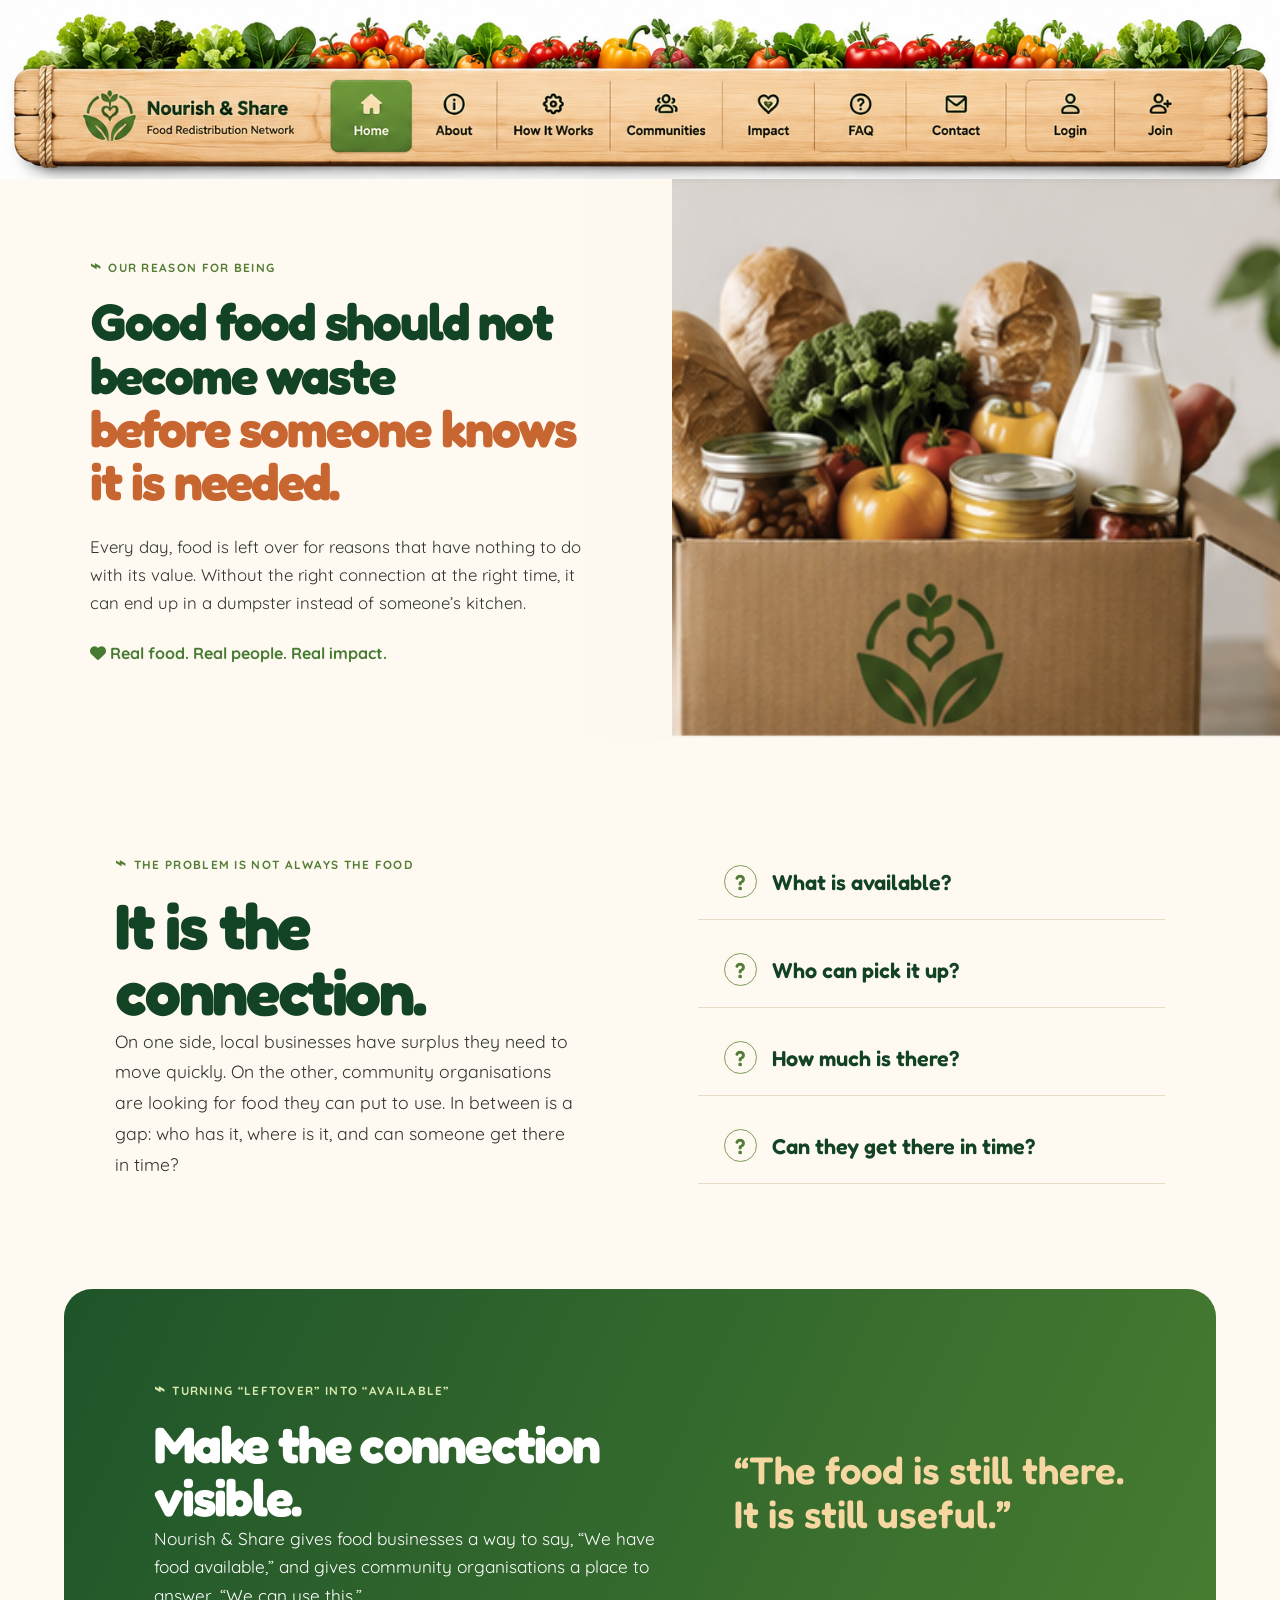
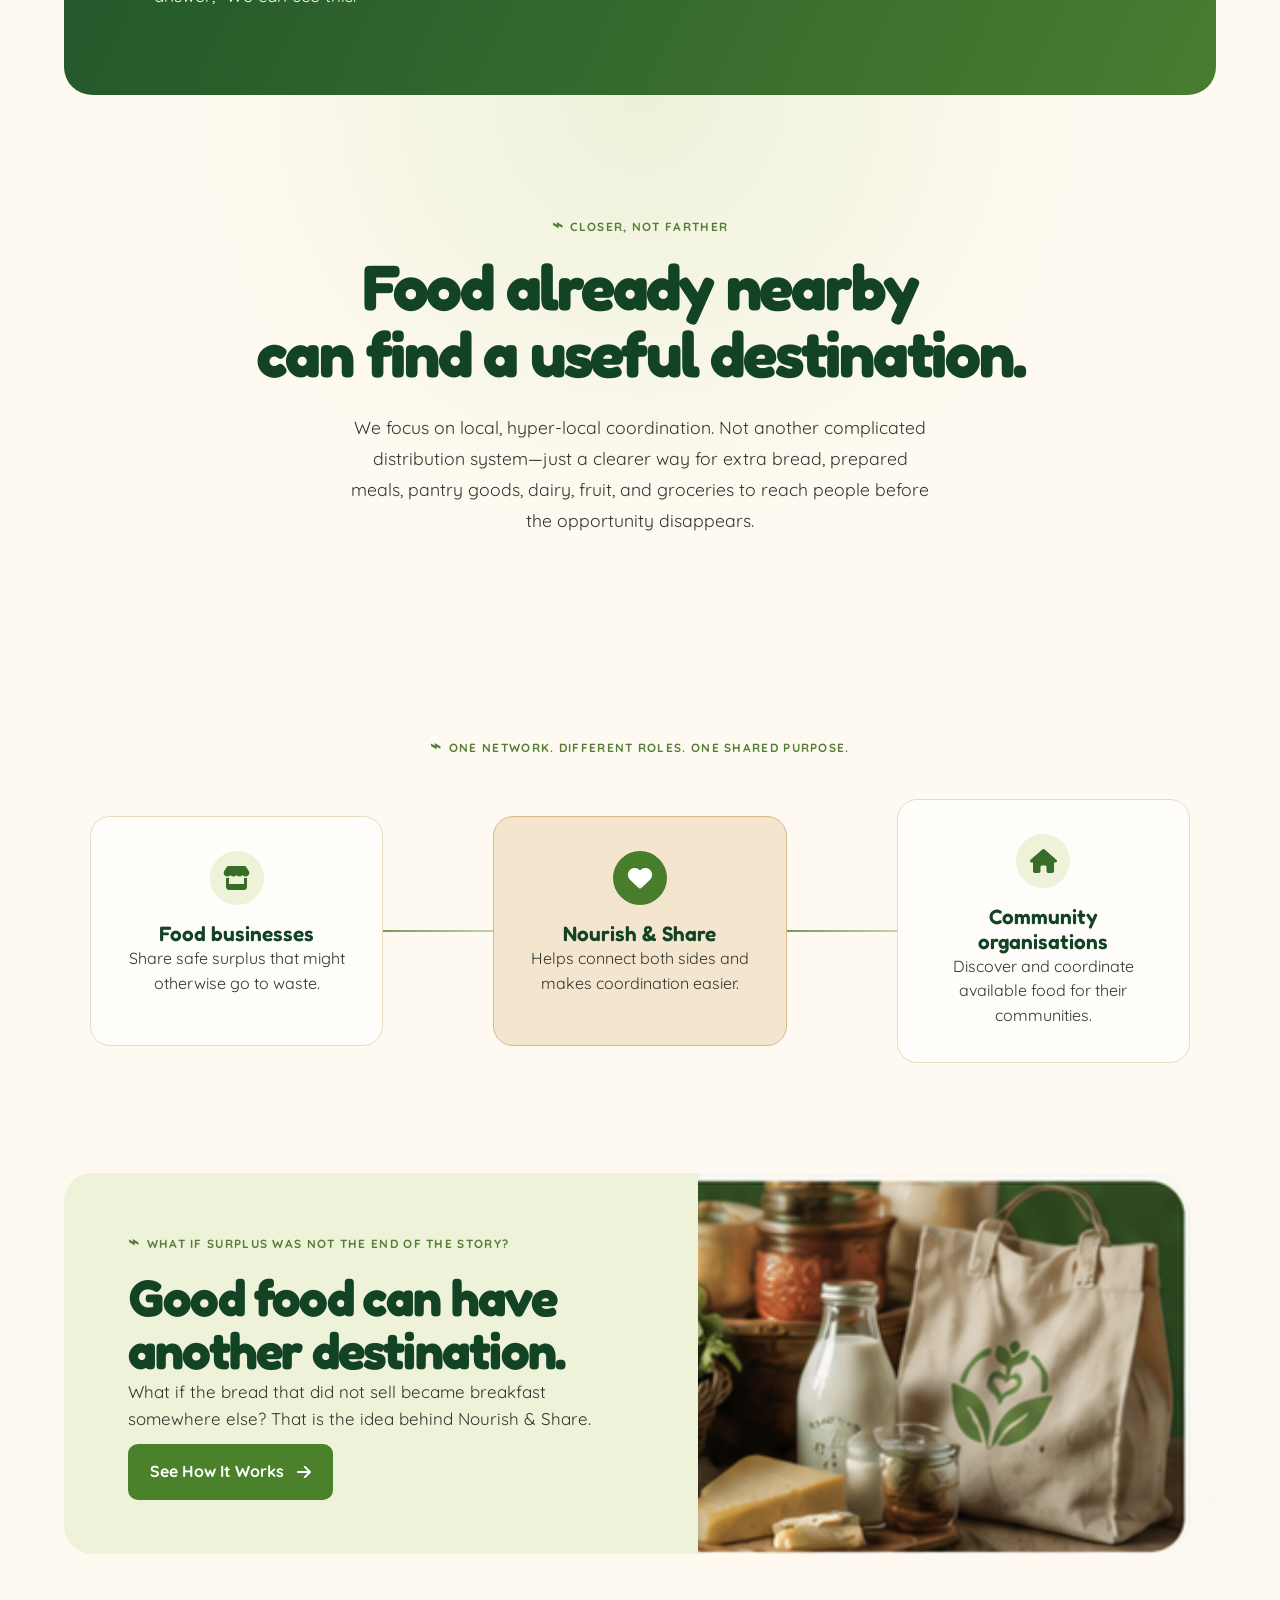
<file: 2026-cohort/team-beacon-collaborative/src/frontend/public/about.html>
<!DOCTYPE html>
<html lang="en">
<head>
  <meta charset="UTF-8">
  <meta name="viewport" content="width=device-width, initial-scale=1.0">
  <title>About | Nourish &amp; Share</title>
  <link rel="preconnect" href="https://fonts.googleapis.com">
  <link rel="preconnect" href="https://fonts.gstatic.com" crossorigin>
  <link href="https://fonts.googleapis.com/css2?family=Fredoka:wght@400;500;600;700&family=Quicksand:wght@400;500;600;700&display=swap" rel="stylesheet">
  <link rel="stylesheet" href="https://cdnjs.cloudflare.com/ajax/libs/font-awesome/6.4.0/css/all.min.css">
  <link rel="stylesheet" href="index.css">
  <link rel="stylesheet" href="about.css">
</head>
<body>
  <!-- Shared public navigation: exact Home markup; only About is active. -->
  <header class="crate-header">
    <div class="peeking-veggies">
      <svg class="veg carrot" viewBox="0 0 30 40" width="24" height="32"><path d="M15 15 L15 0 M15 15 L8 5 M15 15 L22 5" stroke="#4caf50" stroke-width="3" stroke-linecap="round"/><path d="M5 15 Q15 12 25 15 L15 38 Z" fill="#ff9800"/></svg>
      <svg class="veg tomato" viewBox="0 0 35 35" width="28" height="28"><circle cx="17.5" cy="20" r="14" fill="#f44336"/><path d="M17.5 10 L17.5 4 M17.5 8 L12 6 M17.5 8 L23 6" stroke="#4caf50" stroke-width="2" stroke-linecap="round"/></svg>
      <svg class="veg lettuce" viewBox="0 0 40 40" width="32" height="32"><path d="M10 30 Q5 20 12 10 Q20 5 28 10 Q35 20 30 30 Z" fill="#81c784"/><path d="M15 30 Q10 22 17 14 Q24 10 27 18 Q30 25 25 30 Z" fill="#66bb6a"/></svg>
      <svg class="veg eggplant" viewBox="0 0 30 40" width="24" height="32"><path d="M7 15 C7 15 5 28 15 35 C25 28 23 15 23 15 Q15 12 7 15 Z" fill="#673ab7"/><path d="M7 15 Q15 12 23 15 L20 10 L15 12 L10 10 Z" fill="#4caf50"/></svg>
      <svg class="veg pepper" viewBox="0 0 30 35" width="24" height="28"><path d="M5 15 Q15 12 25 15 C28 25 25 32 15 32 C5 32 2 25 5 15 Z" fill="#ffc107"/><path d="M15 15 L15 8" stroke="#4caf50" stroke-width="3" stroke-linecap="round"/></svg>
    </div>
    <div class="crate-front"><div class="crate-nail nail-tl"></div><div class="crate-nail nail-tr"></div><div class="crate-nail nail-bl"></div><div class="crate-nail nail-br"></div><div class="crate-container">
      <a href="index.html" class="logo-area"><i class="fa-solid fa-apple-whole logo-icon"></i><span class="logo-copy"><span class="logo-text">Nourish <b>&amp;</b> Share</span><small>Food Redistribution Network</small></span></a>
      <nav class="nav-links"><a href="index.html#home" class="nav-item">Home</a><a href="about.html" class="nav-item">About</a><a href="how-it-works.html" class="nav-item">How It Works</a><a href="communities.html" class="nav-item">Communities</a><a href="index.html#impact" class="nav-item">Impact</a><a href="faq.html" class="nav-item">FAQ</a><a href="contact.html" class="nav-item">Contact</a><a href="login.html" class="nav-item">Login</a><a href="join.html" class="nav-item">Join</a></nav>
    </div></div>
  </header>
  <div class="mobile-header"><a href="index.html" class="logo-area"><i class="fa-solid fa-apple-whole logo-icon"></i><span class="logo-copy"><span class="logo-text">Nourish <b>&amp;</b> Share</span><small>Food Redistribution Network</small></span></a><div class="mobile-header-right"><button class="menu-toggle-btn" aria-label="Open Navigation Drawer" id="mobile-menu-btn"><span class="bar"></span><span class="bar"></span><span class="bar"></span></button></div></div>
  <div class="mobile-drawer-overlay" id="mobile-drawer-overlay"></div>
  <aside class="mobile-drawer" id="mobile-drawer"><div class="drawer-header-green"><div class="drawer-logo-container"><div class="drawer-logo"><i class="fa-solid fa-apple-whole"></i><span>Nourish &amp; Share</span></div></div><button class="drawer-close-btn" id="drawer-close-btn" aria-label="Close menu">&times;</button></div><nav class="drawer-nav"><a href="index.html#home" class="drawer-item">Home <i class="fa-solid fa-chevron-right"></i></a><a href="about.html" class="drawer-item">About <i class="fa-solid fa-chevron-right"></i></a><a href="how-it-works.html" class="drawer-item">How It Works <i class="fa-solid fa-chevron-right"></i></a><a href="communities.html" class="drawer-item">Communities <i class="fa-solid fa-chevron-right"></i></a><a href="index.html#impact" class="drawer-item">Impact <i class="fa-solid fa-chevron-right"></i></a><a href="faq.html" class="drawer-item">FAQ <i class="fa-solid fa-chevron-right"></i></a><a href="contact.html" class="drawer-item">Contact <i class="fa-solid fa-chevron-right"></i></a><a href="login.html" class="drawer-item">Login <i class="fa-solid fa-chevron-right"></i></a><a href="join.html" class="drawer-item">Join <i class="fa-solid fa-chevron-right"></i></a></nav><div class="drawer-community-box"><i class="fa-solid fa-leaf community-leaf-icon"></i><p>Together, we can nourish more lives and build stronger communities.</p></div></aside>

  <main>
    <section class="about-hero">
      <div class="hero-copy"><span class="eyebrow">Our reason for being</span><h1>Good food should not become waste<br><em>before someone knows it is needed.</em></h1><p>Every day, food is left over for reasons that have nothing to do with its value. Without the right connection at the right time, it can end up in a dumpster instead of someone&rsquo;s kitchen.</p><span class="line-note"><i class="fa-solid fa-heart"></i> Real food. Real people. Real impact.</span></div><div class="hero-image"><img src="assets/about-hero-food.png" alt="A box of useful grocery food, including bread, dairy, fruit, and pantry goods"></div>
    </section>

    <section class="gap-section"><div class="gap-intro"><span class="eyebrow">The problem is not always the food</span><h2>It is the connection.</h2><p>On one side, local businesses have surplus they need to move quickly. On the other, community organisations are looking for food they can put to use. In between is a gap: who has it, where is it, and can someone get there in time?</p></div><div class="gap-questions"><span>What is available?</span><span>Who can pick it up?</span><span>How much is there?</span><span>Can they get there in time?</span></div></section>

    <section class="turn-section"><div><span class="eyebrow">Turning &ldquo;leftover&rdquo; into &ldquo;available&rdquo;</span><h2>Make the connection visible.</h2><p>Nourish &amp; Share gives food businesses a way to say, &ldquo;We have food available,&rdquo; and gives community organisations a place to answer, &ldquo;We can use this.&rdquo;</p></div><div class="turn-quote">&ldquo;The food is still there.<br>It is still useful.&rdquo;</div></section>

    <section class="local-section"><span class="eyebrow">Closer, not farther</span><h2>Food already nearby<br>can find a useful destination.</h2><p>We focus on local, hyper-local coordination. Not another complicated distribution system&mdash;just a clearer way for extra bread, prepared meals, pantry goods, dairy, fruit, and groceries to reach people before the opportunity disappears.</p></section>

    <section class="roles-section"><span class="eyebrow">One network. Different roles. One shared purpose.</span><div class="roles"><article><i class="fa-solid fa-store"></i><h3>Food businesses</h3><p>Share safe surplus that might otherwise go to waste.</p></article><div class="role-line"></div><article class="center-role"><i class="fa-solid fa-heart"></i><h3>Nourish &amp; Share</h3><p>Helps connect both sides and makes coordination easier.</p></article><div class="role-line"></div><article><i class="fa-solid fa-house"></i><h3>Community organisations</h3><p>Discover and coordinate available food for their communities.</p></article></div></section>

    <section class="about-cta"><div><span class="eyebrow">What if surplus was not the end of the story?</span><h2>Good food can have another destination.</h2><p>What if the bread that did not sell became breakfast somewhere else? That is the idea behind Nourish &amp; Share.</p><a href="how-it-works.html" class="cta-button">See How It Works <i class="fa-solid fa-arrow-right"></i></a></div><img src="assets/about-cta-food.png" alt="Fresh food prepared for another destination"></section>
  </main>
  <script src="public-nav.js"></script>
  <script src="about.js"></script>
</body>
</html>
</file>
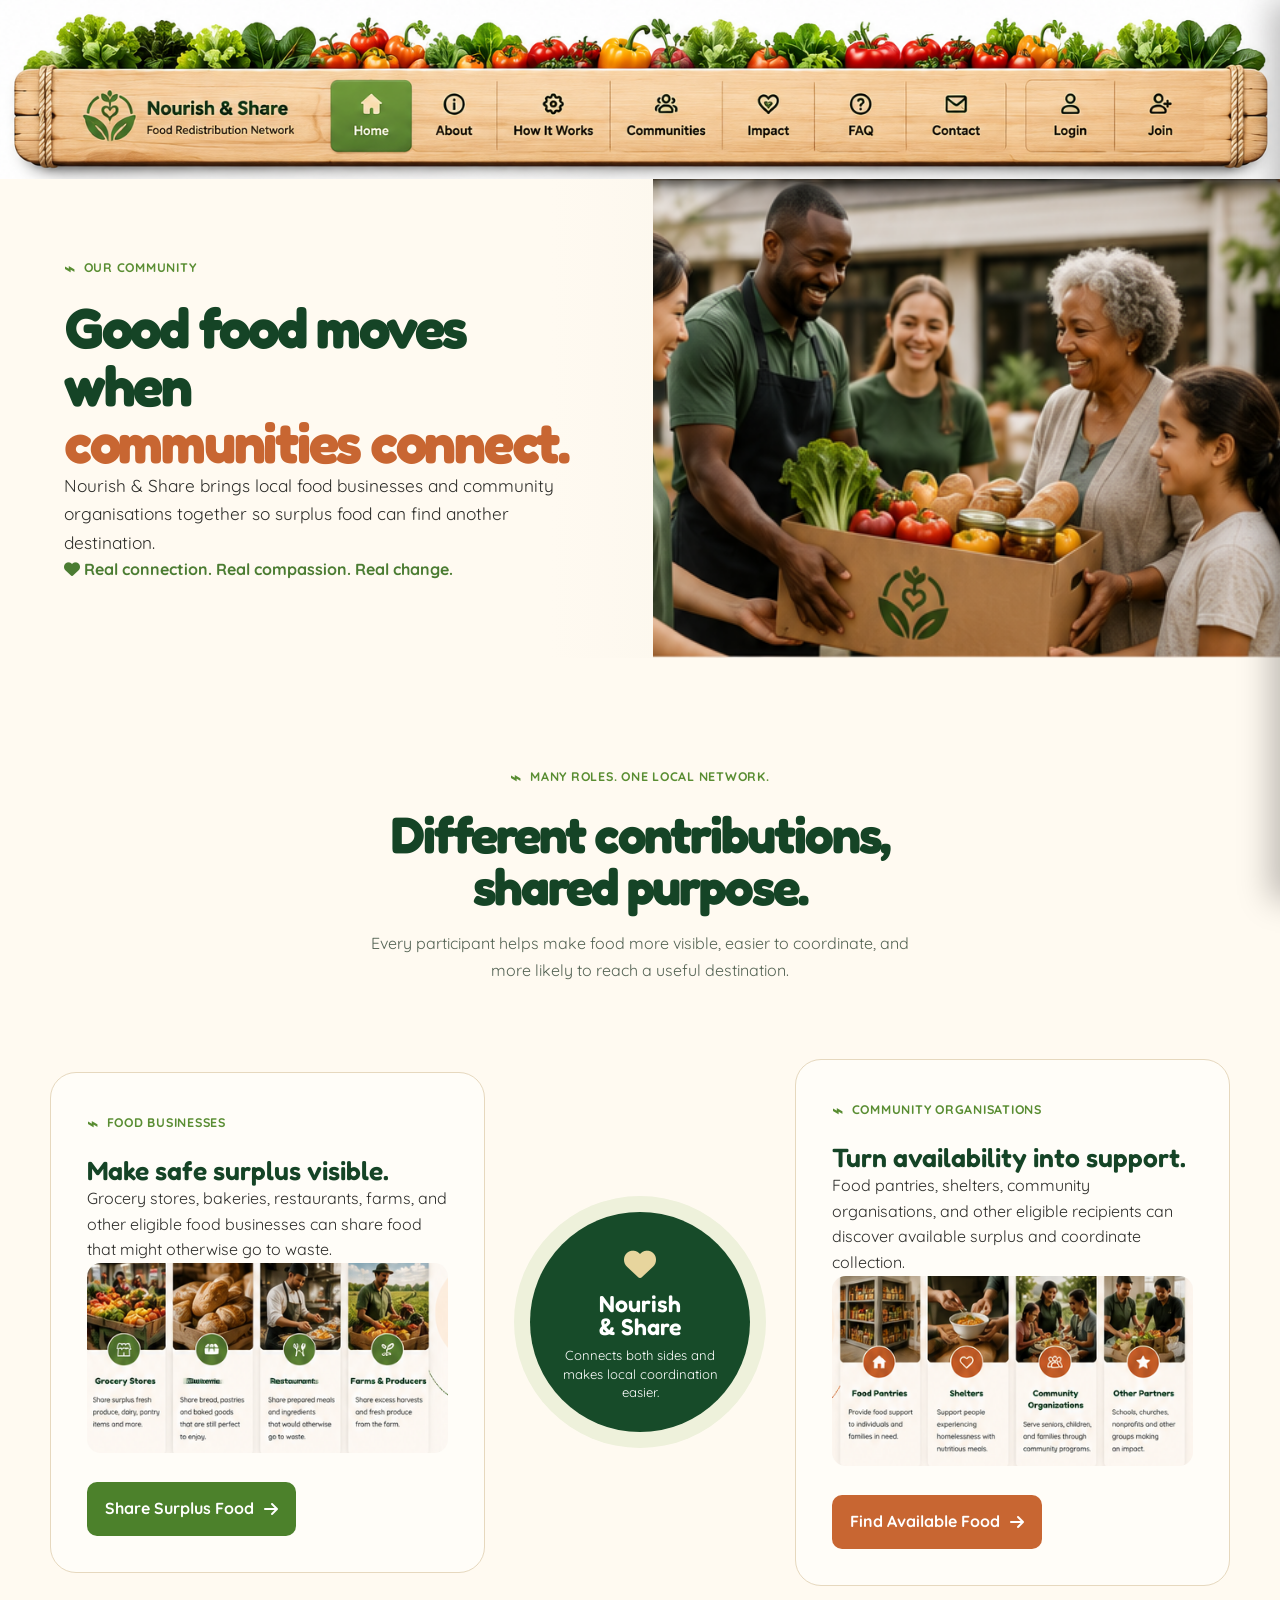
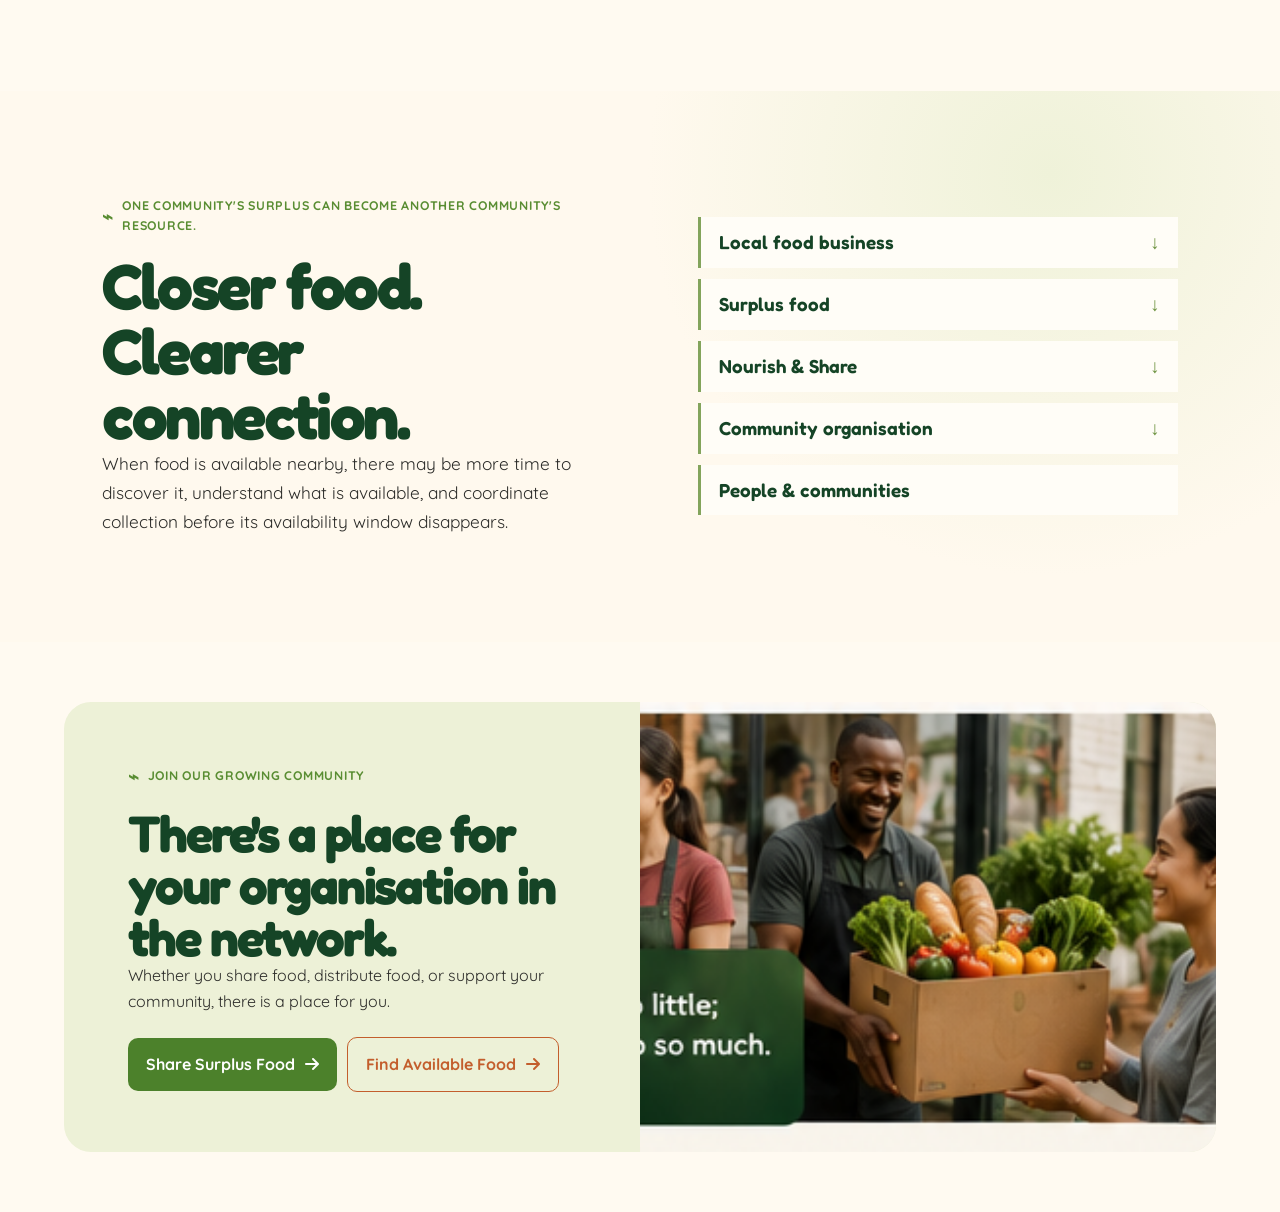
<file: 2026-cohort/team-beacon-collaborative/src/frontend/public/communities.html>
<!DOCTYPE html><html lang="en"><head><meta charset="UTF-8"><meta name="viewport" content="width=device-width, initial-scale=1.0"><title>Communities | Nourish &amp; Share</title><link rel="preconnect" href="https://fonts.googleapis.com"><link rel="preconnect" href="https://fonts.gstatic.com" crossorigin><link href="https://fonts.googleapis.com/css2?family=Fredoka:wght@400;500;600;700&family=Quicksand:wght@400;500;600;700&display=swap" rel="stylesheet"><link rel="stylesheet" href="https://cdnjs.cloudflare.com/ajax/libs/font-awesome/6.4.0/css/all.min.css"><link rel="stylesheet" href="communities.css"><link rel="stylesheet" href="index.css"></head>
<body>
  <header class="crate-header"><div class="peeking-veggies"><svg class="veg carrot" viewBox="0 0 30 40" width="24" height="32"><path d="M15 15 L15 0 M15 15 L8 5 M15 15 L22 5" stroke="#4caf50" stroke-width="3"/><path d="M5 15 Q15 12 25 15 L15 38 Z" fill="#ff9800"/></svg><svg class="veg tomato" viewBox="0 0 35 35" width="28" height="28"><circle cx="17.5" cy="20" r="14" fill="#f44336"/></svg><svg class="veg lettuce" viewBox="0 0 40 40" width="32" height="32"><path d="M10 30 Q5 20 12 10 Q20 5 28 10 Q35 20 30 30 Z" fill="#81c784"/></svg><svg class="veg eggplant" viewBox="0 0 30 40" width="24" height="32"><path d="M7 15 C7 15 5 28 15 35 C25 28 23 15 23 15 Q15 12 7 15 Z" fill="#673ab7"/></svg><svg class="veg pepper" viewBox="0 0 30 35" width="24" height="28"><path d="M5 15 Q15 12 25 15 C28 25 25 32 15 32 C5 32 2 25 5 15 Z" fill="#ffc107"/></svg></div><div class="crate-front"><div class="crate-nail nail-tl"></div><div class="crate-nail nail-tr"></div><div class="crate-nail nail-bl"></div><div class="crate-nail nail-br"></div><div class="crate-container"><a href="index.html" class="logo-area"><i class="fa-solid fa-apple-whole logo-icon"></i><span class="logo-copy"><span class="logo-text">Nourish <b>&amp;</b> Share</span><small>Food Redistribution Network</small></span></a><nav class="nav-links"><a href="index.html#home" class="nav-item">Home</a><a href="about.html" class="nav-item">About</a><a href="how-it-works.html" class="nav-item">How It Works</a><a href="communities.html" class="nav-item">Communities</a><a href="index.html#impact" class="nav-item">Impact</a><a href="faq.html" class="nav-item">FAQ</a><a href="contact.html" class="nav-item">Contact</a><a href="login.html" class="nav-item">Login</a><a href="join.html" class="nav-item">Join</a></nav></div></div></header>
  <div class="mobile-header"><a href="index.html" class="logo-area"><i class="fa-solid fa-apple-whole logo-icon"></i><span class="logo-copy"><span class="logo-text">Nourish <b>&amp;</b> Share</span><small>Food Redistribution Network</small></span></a><div class="mobile-header-right"><button class="menu-toggle-btn" aria-label="Open Navigation Drawer" id="mobile-menu-btn"><span class="bar"></span><span class="bar"></span><span class="bar"></span></button></div></div><div class="mobile-drawer-overlay" id="mobile-drawer-overlay"></div><aside class="mobile-drawer" id="mobile-drawer"><div class="drawer-header-green"><div class="drawer-logo-container"><div class="drawer-logo"><i class="fa-solid fa-apple-whole"></i><span>Nourish &amp; Share</span></div></div><button class="drawer-close-btn" id="drawer-close-btn" aria-label="Close menu">&times;</button></div><nav class="drawer-nav"><a href="index.html#home" class="drawer-item">Home <i class="fa-solid fa-chevron-right"></i></a><a href="about.html" class="drawer-item">About <i class="fa-solid fa-chevron-right"></i></a><a href="how-it-works.html" class="drawer-item">How It Works <i class="fa-solid fa-chevron-right"></i></a><a href="communities.html" class="drawer-item">Communities <i class="fa-solid fa-chevron-right"></i></a><a href="index.html#impact" class="drawer-item">Impact <i class="fa-solid fa-chevron-right"></i></a><a href="faq.html" class="drawer-item">FAQ <i class="fa-solid fa-chevron-right"></i></a><a href="contact.html" class="drawer-item">Contact <i class="fa-solid fa-chevron-right"></i></a><a href="login.html" class="drawer-item">Login <i class="fa-solid fa-chevron-right"></i></a><a href="join.html" class="drawer-item">Join <i class="fa-solid fa-chevron-right"></i></a></nav><div class="drawer-community-box"><i class="fa-solid fa-leaf community-leaf-icon"></i><p>Together, we can nourish more lives and build stronger communities.</p></div></aside>
  <main>
    <section class="community-hero"><div><span class="eyebrow">Our community</span><h1>Good food moves when<br><em>communities connect.</em></h1><p>Nourish &amp; Share brings local food businesses and community organisations together so surplus food can find another destination.</p><b><i class="fa-solid fa-heart"></i> Real connection. Real compassion. Real change.</b></div><img src="assets/communities-hero.png" alt="A diverse local group sharing a box of fresh food"></section>
    <section class="network-intro"><span class="eyebrow">Many roles. One local network.</span><h2>Different contributions,<br>shared purpose.</h2><p>Every participant helps make food more visible, easier to coordinate, and more likely to reach a useful destination.</p></section>
    <section class="network"><article class="network-side"><span class="eyebrow">Food businesses</span><h3>Make safe surplus visible.</h3><p>Grocery stores, bakeries, restaurants, farms, and other eligible food businesses can share food that might otherwise go to waste.</p><img src="assets/communities-businesses.png" alt="Food businesses with bakery, grocery, restaurant, and farm food"><a href="join.html">Share Surplus Food <i class="fa-solid fa-arrow-right"></i></a></article><div class="network-core"><i class="fa-solid fa-heart"></i><h3>Nourish<br>&amp; Share</h3><p>Connects both sides and makes local coordination easier.</p></div><article class="network-side recipient"><span class="eyebrow">Community organisations</span><h3>Turn availability into support.</h3><p>Food pantries, shelters, community organisations, and other eligible recipients can discover available surplus and coordinate collection.</p><img src="assets/communities-recipients.png" alt="Community organisations preparing and sharing food"><a href="join.html">Find Available Food <i class="fa-solid fa-arrow-right"></i></a></article></section>
    <section class="connection"><div><span class="eyebrow">One community's surplus can become another community's resource.</span><h2>Closer food.<br>Clearer connection.</h2><p>When food is available nearby, there may be more time to discover it, understand what is available, and coordinate collection before its availability window disappears.</p></div><ol><li>Local food business</li><li>Surplus food</li><li>Nourish &amp; Share</li><li>Community organisation</li><li>People &amp; communities</li></ol></section>
    <section class="community-cta"><div><span class="eyebrow">Join our growing community</span><h2>There's a place for your organisation in the network.</h2><p>Whether you share food, distribute food, or support your community, there is a place for you.</p><div><a href="join.html" class="primary">Share Surplus Food <i class="fa-solid fa-arrow-right"></i></a><a href="join.html" class="secondary">Find Available Food <i class="fa-solid fa-arrow-right"></i></a></div></div><img src="assets/communities-cta.png" alt="Community participants sharing food together"></section>
  </main><script src="public-nav.js"></script><script src="about.js"></script></body></html>
</file>
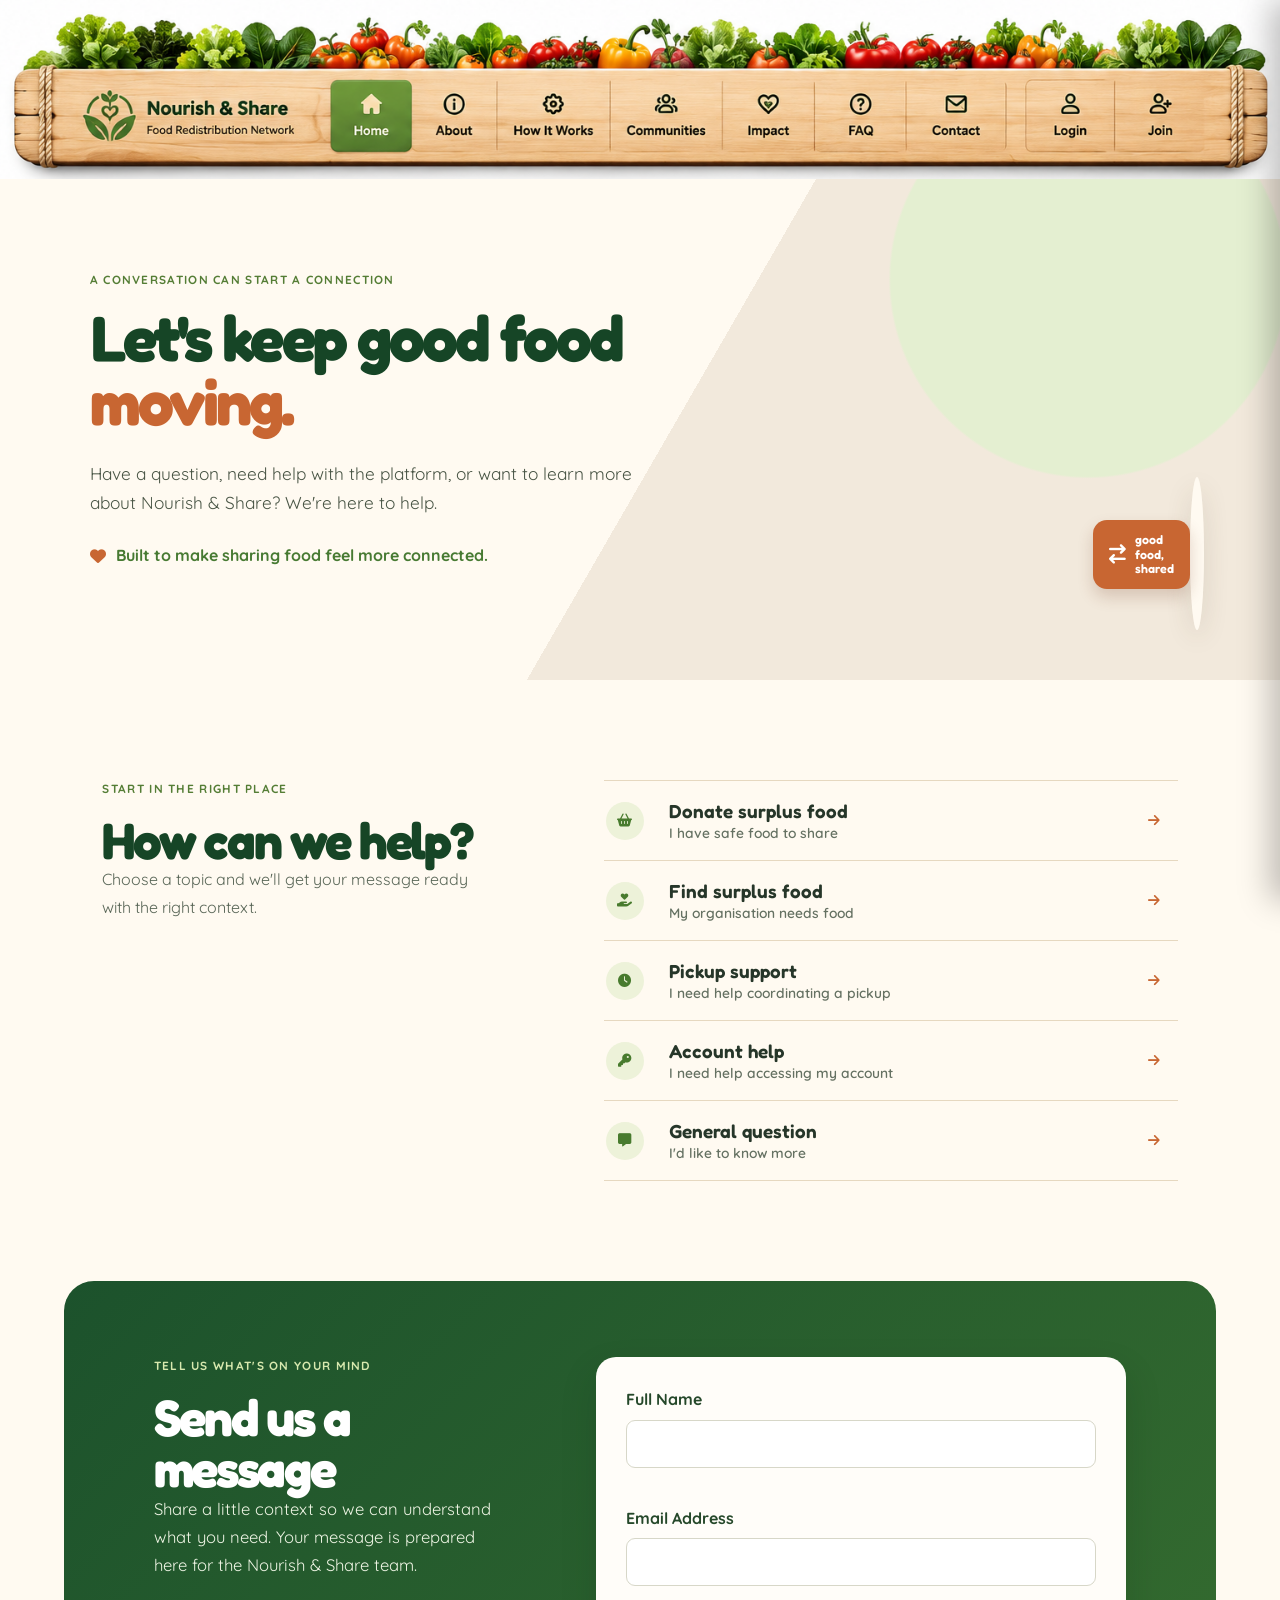
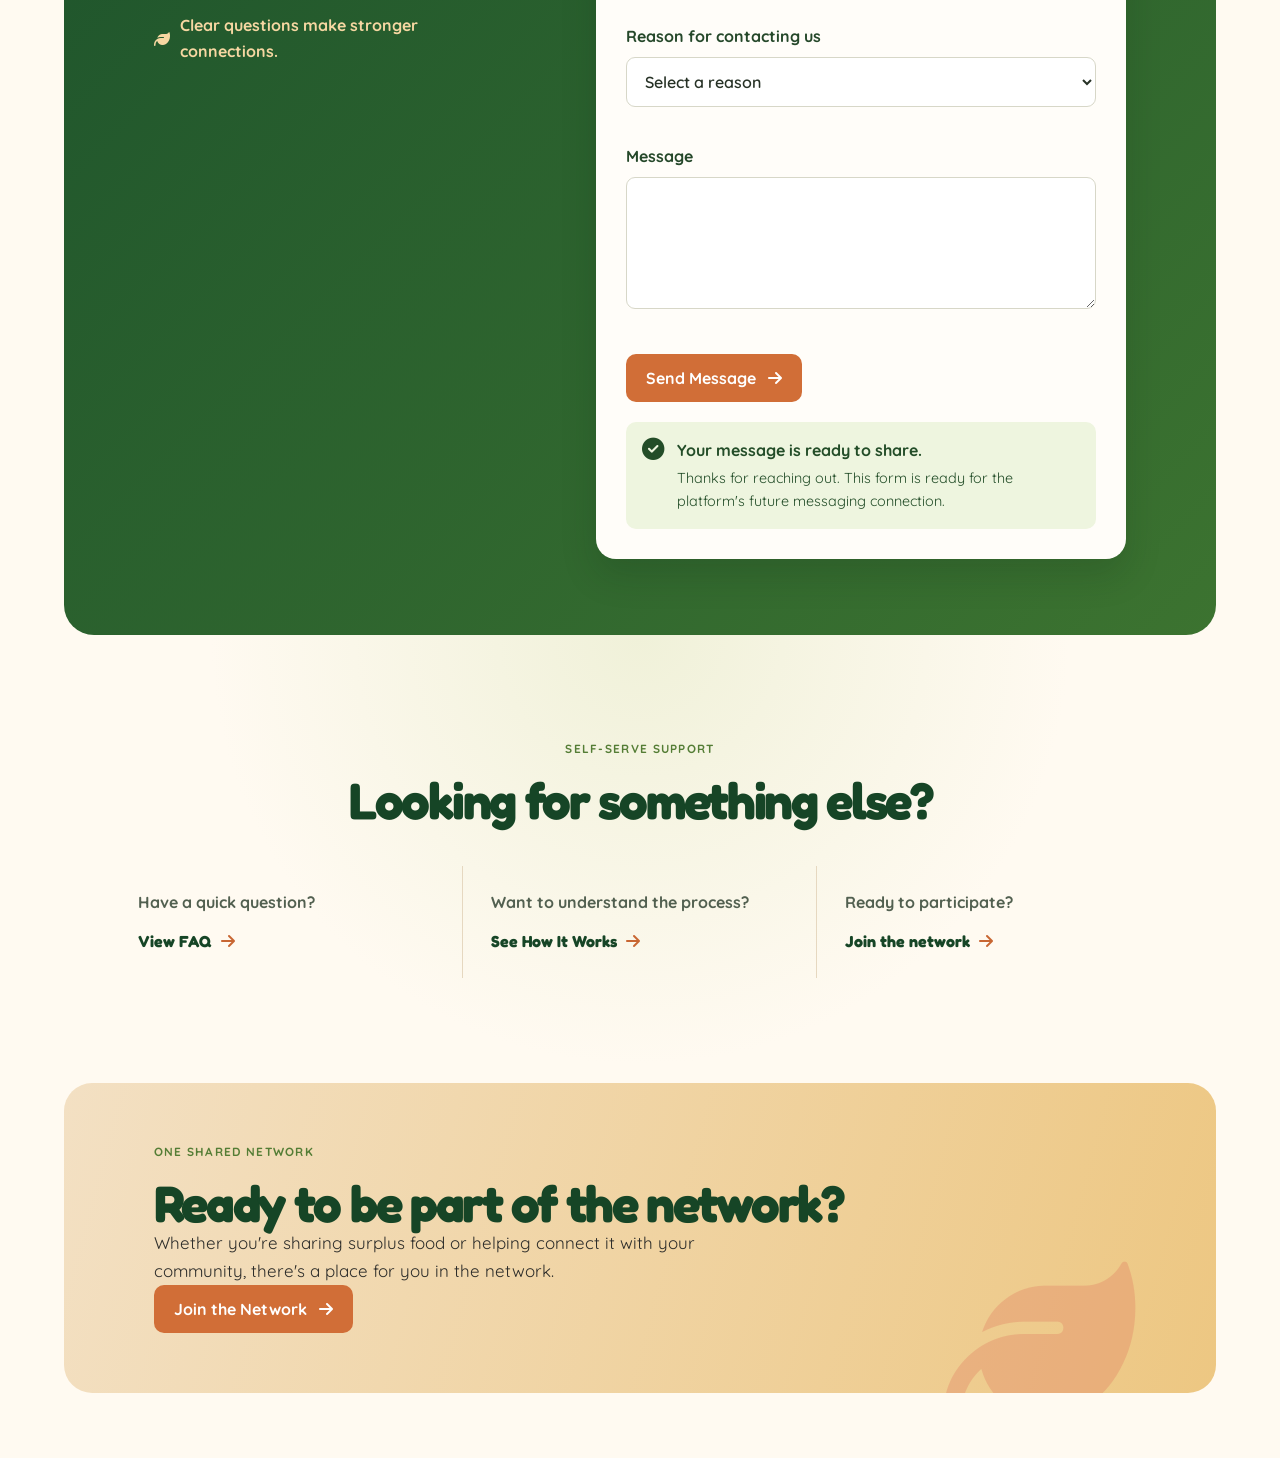
<file: 2026-cohort/team-beacon-collaborative/src/frontend/public/contact.html>
<!DOCTYPE html>
<html lang="en">
<head>
  <meta charset="UTF-8">
  <meta name="viewport" content="width=device-width, initial-scale=1.0">
  <title>Contact | Nourish &amp; Share</title>
  <link rel="preconnect" href="https://fonts.googleapis.com">
  <link rel="preconnect" href="https://fonts.gstatic.com" crossorigin>
  <link href="https://fonts.googleapis.com/css2?family=Fredoka:wght@400;500;600;700&amp;family=Quicksand:wght@400;500;600;700&amp;display=swap" rel="stylesheet">
  <link rel="stylesheet" href="https://cdnjs.cloudflare.com/ajax/libs/font-awesome/6.4.0/css/all.min.css">
  <link rel="stylesheet" href="index.css">
  <link rel="stylesheet" href="contact.css">
</head>
<body>
  <header class="crate-header"><div class="peeking-veggies"></div><div class="crate-front"><div class="crate-container">
    <a href="index.html" class="logo-area"><i class="fa-solid fa-apple-whole logo-icon"></i><span class="logo-copy"><span class="logo-text">Nourish <b>&amp;</b> Share</span><small>Food Redistribution Network</small></span></a>
    <nav class="nav-links" aria-label="Main navigation"><a href="index.html#home" class="nav-item">Home</a><a href="about.html" class="nav-item">About</a><a href="how-it-works.html" class="nav-item">How It Works</a><a href="communities.html" class="nav-item">Communities</a><a href="index.html#impact" class="nav-item">Impact</a><a href="faq.html" class="nav-item">FAQ</a><a href="contact.html" class="nav-item">Contact</a><a href="login.html" class="nav-item">Login</a><a href="join.html" class="nav-item">Join</a></nav>
  </div></div></header>
  <div class="mobile-header"><a href="index.html" class="logo-area"><i class="fa-solid fa-apple-whole logo-icon"></i><span class="logo-copy"><span class="logo-text">Nourish <b>&amp;</b> Share</span><small>Food Redistribution Network</small></span></a><div class="mobile-header-right"><button class="menu-toggle-btn" aria-label="Open Navigation Drawer" id="mobile-menu-btn"><span class="bar"></span><span class="bar"></span><span class="bar"></span></button></div></div>
  <div class="mobile-drawer-overlay" id="mobile-drawer-overlay"></div><aside class="mobile-drawer" id="mobile-drawer" aria-label="Mobile navigation"><div class="drawer-header-green"><div class="drawer-logo-container"><div class="drawer-logo">Nourish &amp; Share</div></div><button class="drawer-close-btn" id="drawer-close-btn" aria-label="Close menu">&times;</button></div><nav class="drawer-nav"><a href="index.html#home" class="drawer-item">Home <i class="fa-solid fa-chevron-right"></i></a><a href="about.html" class="drawer-item">About <i class="fa-solid fa-chevron-right"></i></a><a href="how-it-works.html" class="drawer-item">How It Works <i class="fa-solid fa-chevron-right"></i></a><a href="communities.html" class="drawer-item">Communities <i class="fa-solid fa-chevron-right"></i></a><a href="index.html#impact" class="drawer-item">Impact <i class="fa-solid fa-chevron-right"></i></a><a href="faq.html" class="drawer-item">FAQ <i class="fa-solid fa-chevron-right"></i></a><a href="contact.html" class="drawer-item">Contact <i class="fa-solid fa-chevron-right"></i></a><a href="login.html" class="drawer-item">Login <i class="fa-solid fa-chevron-right"></i></a><a href="join.html" class="drawer-item">Join <i class="fa-solid fa-chevron-right"></i></a></nav></aside>

  <main>
    <section class="contact-hero" aria-labelledby="contact-title"><div class="hero-copy"><span class="eyebrow">A conversation can start a connection</span><h1 id="contact-title">Let's keep good food <em>moving.</em></h1><p>Have a question, need help with the platform, or want to learn more about Nourish &amp; Share? We're here to help.</p><div class="hero-note"><i class="fa-solid fa-heart"></i><span>Built to make sharing food feel more connected.</span></div></div><div class="hero-composition" aria-hidden="true"><div class="image-main"><img src="assets/about-hero-food.png" alt=""></div><div class="image-small"><img src="assets/about-cta-food.png" alt=""></div><div class="connection-mark"><i class="fa-solid fa-arrow-right-arrow-left"></i><span>good food,<br>shared</span></div></div></section>

    <section class="pathways" aria-labelledby="pathways-title"><div class="section-intro"><span class="eyebrow">Start in the right place</span><h2 id="pathways-title">How can we help?</h2><p>Choose a topic and we'll get your message ready with the right context.</p></div><div class="pathway-list" role="list"><button class="pathway" type="button" data-reason="Donating surplus food" role="listitem"><i class="fa-solid fa-basket-shopping"></i><span><b>Donate surplus food</b><small>I have safe food to share</small></span><i class="fa-solid fa-arrow-right"></i></button><button class="pathway" type="button" data-reason="Finding surplus food" role="listitem"><i class="fa-solid fa-hand-holding-heart"></i><span><b>Find surplus food</b><small>My organisation needs food</small></span><i class="fa-solid fa-arrow-right"></i></button><button class="pathway" type="button" data-reason="Pickup support" role="listitem"><i class="fa-solid fa-clock"></i><span><b>Pickup support</b><small>I need help coordinating a pickup</small></span><i class="fa-solid fa-arrow-right"></i></button><button class="pathway" type="button" data-reason="Account help" role="listitem"><i class="fa-solid fa-key"></i><span><b>Account help</b><small>I need help accessing my account</small></span><i class="fa-solid fa-arrow-right"></i></button><button class="pathway" type="button" data-reason="General question" role="listitem"><i class="fa-solid fa-message"></i><span><b>General question</b><small>I'd like to know more</small></span><i class="fa-solid fa-arrow-right"></i></button></div></section>

    <section class="message-section" aria-labelledby="message-title"><div class="message-aside"><span class="eyebrow">Tell us what's on your mind</span><h2 id="message-title">Send us a message</h2><p>Share a little context so we can understand what you need. Your message is prepared here for the Nourish &amp; Share team.</p><div class="aside-rule"><i class="fa-solid fa-leaf"></i><span>Clear questions make stronger connections.</span></div></div><form class="contact-form" id="contact-form" novalidate><div class="form-field"><label for="full-name">Full Name</label><input id="full-name" name="fullName" type="text" autocomplete="name" required aria-describedby="full-name-error"><p class="field-error" id="full-name-error"></p></div><div class="form-field"><label for="email">Email Address</label><input id="email" name="email" type="email" autocomplete="email" required aria-describedby="email-error"><p class="field-error" id="email-error"></p></div><div class="form-field"><label for="reason">Reason for contacting us</label><select id="reason" name="reason" required aria-describedby="reason-error"><option value="">Select a reason</option><option>Donating surplus food</option><option>Finding surplus food</option><option>Pickup support</option><option>Account help</option><option>General question</option></select><p class="field-error" id="reason-error"></p></div><div class="form-field"><label for="message">Message</label><textarea id="message" name="message" rows="5" required aria-describedby="message-error"></textarea><p class="field-error" id="message-error"></p></div><button class="send-button" type="submit">Send Message <i class="fa-solid fa-arrow-right"></i></button><div class="form-success" id="form-success" role="status" tabindex="-1" hidden><i class="fa-solid fa-circle-check"></i><div><b>Your message is ready to share.</b><p>Thanks for reaching out. This form is ready for the platform's future messaging connection.</p></div></div></form></section>

    <section class="elsewhere" aria-labelledby="elsewhere-title"><span class="eyebrow">Self-serve support</span><h2 id="elsewhere-title">Looking for something else?</h2><div class="elsewhere-links"><a href="faq.html"><span>Have a quick question?</span><b>View FAQ <i class="fa-solid fa-arrow-right"></i></b></a><a href="how-it-works.html"><span>Want to understand the process?</span><b>See How It Works <i class="fa-solid fa-arrow-right"></i></b></a><a href="join.html"><span>Ready to participate?</span><b>Join the network <i class="fa-solid fa-arrow-right"></i></b></a></div></section>
    <section class="contact-cta"><div><span class="eyebrow">One shared network</span><h2>Ready to be part of the network?</h2><p>Whether you're sharing surplus food or helping connect it with your community, there's a place for you in the network.</p><a class="cta-button" href="join.html">Join the Network <i class="fa-solid fa-arrow-right"></i></a></div></section>
  </main>
  <script src="public-nav.js"></script><script src="about.js"></script><script src="contact.js"></script>
</body>
</html>
</file>
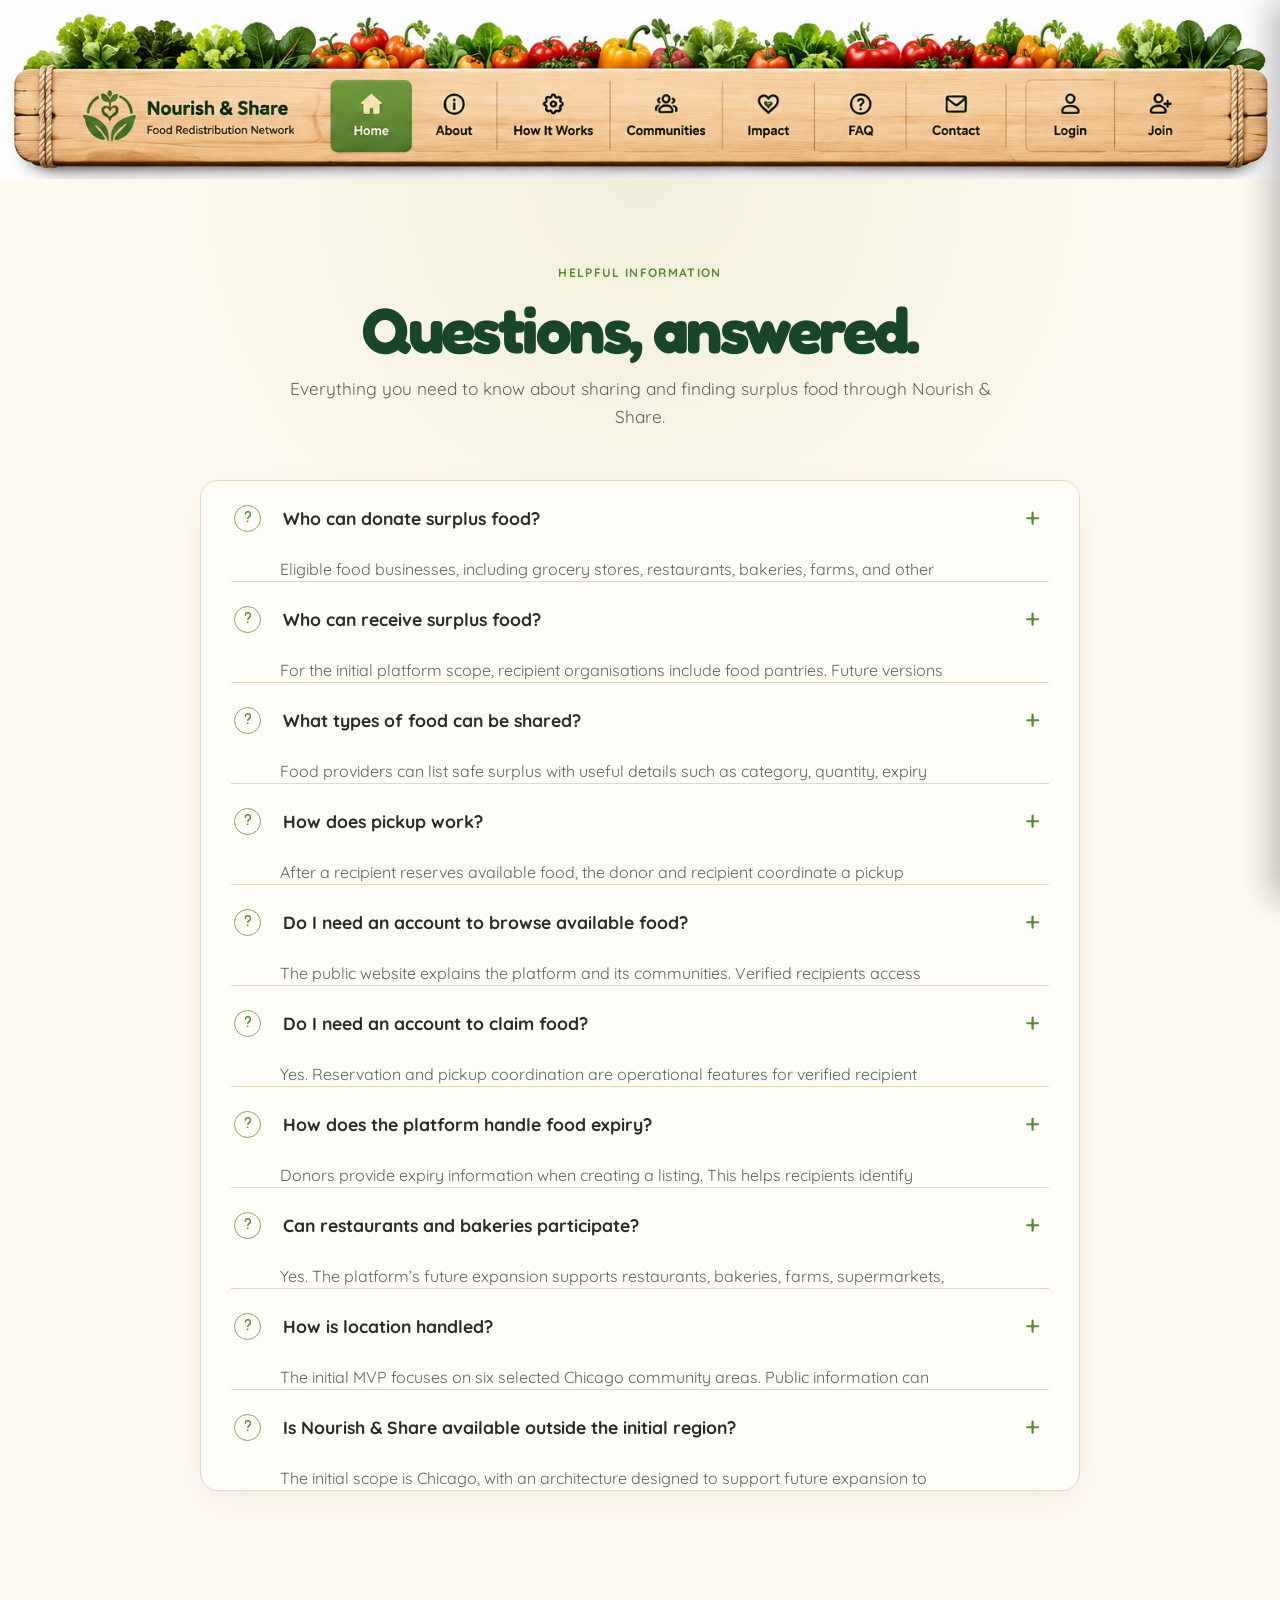
<file: 2026-cohort/team-beacon-collaborative/src/frontend/public/faq.html>
<!DOCTYPE html><html lang="en"><head><meta charset="UTF-8"><meta name="viewport" content="width=device-width,initial-scale=1.0"><title>FAQ | Nourish &amp; Share</title><link rel="preconnect" href="https://fonts.googleapis.com"><link rel="preconnect" href="https://fonts.gstatic.com" crossorigin><link href="https://fonts.googleapis.com/css2?family=Fredoka:wght@400;500;600;700&family=Quicksand:wght@400;500;600;700&display=swap" rel="stylesheet"><link rel="stylesheet" href="https://cdnjs.cloudflare.com/ajax/libs/font-awesome/6.4.0/css/all.min.css"><link rel="stylesheet" href="faq.css"><link rel="stylesheet" href="index.css"></head><body>
<header class="crate-header"><div class="peeking-veggies"></div><div class="crate-front"><div class="crate-container"><a href="index.html" class="logo-area"><i class="fa-solid fa-apple-whole logo-icon"></i><span class="logo-copy"><span class="logo-text">Nourish <b>&amp;</b> Share</span><small>Food Redistribution Network</small></span></a><nav class="nav-links"><a href="index.html#home" class="nav-item">Home</a><a href="about.html" class="nav-item">About</a><a href="how-it-works.html" class="nav-item">How It Works</a><a href="communities.html" class="nav-item">Communities</a><a href="index.html#impact" class="nav-item">Impact</a><a href="faq.html" class="nav-item">FAQ</a><a href="contact.html" class="nav-item">Contact</a><a href="login.html" class="nav-item">Login</a><a href="join.html" class="nav-item">Join</a></nav></div></div></header>
<div class="mobile-header"><a href="index.html" class="logo-area"><i class="fa-solid fa-apple-whole logo-icon"></i><span class="logo-copy"><span class="logo-text">Nourish <b>&amp;</b> Share</span><small>Food Redistribution Network</small></span></a><div class="mobile-header-right"><button class="menu-toggle-btn" aria-label="Open Navigation Drawer" id="mobile-menu-btn"><span class="bar"></span><span class="bar"></span><span class="bar"></span></button></div></div><div class="mobile-drawer-overlay" id="mobile-drawer-overlay"></div><aside class="mobile-drawer" id="mobile-drawer"><div class="drawer-header-green"><div class="drawer-logo-container"><div class="drawer-logo">Nourish &amp; Share</div></div><button class="drawer-close-btn" id="drawer-close-btn" aria-label="Close menu">&times;</button></div><nav class="drawer-nav"><a href="index.html#home" class="drawer-item">Home <i class="fa-solid fa-chevron-right"></i></a><a href="about.html" class="drawer-item">About <i class="fa-solid fa-chevron-right"></i></a><a href="how-it-works.html" class="drawer-item">How It Works <i class="fa-solid fa-chevron-right"></i></a><a href="communities.html" class="drawer-item">Communities <i class="fa-solid fa-chevron-right"></i></a><a href="index.html#impact" class="drawer-item">Impact <i class="fa-solid fa-chevron-right"></i></a><a href="faq.html" class="drawer-item">FAQ <i class="fa-solid fa-chevron-right"></i></a><a href="contact.html" class="drawer-item">Contact <i class="fa-solid fa-chevron-right"></i></a><a href="login.html" class="drawer-item">Login <i class="fa-solid fa-chevron-right"></i></a><a href="join.html" class="drawer-item">Join <i class="fa-solid fa-chevron-right"></i></a></nav></aside>
<main class="faq-page"><section class="faq-heading"><span>Helpful information</span><h1>Questions, answered.</h1><p>Everything you need to know about sharing and finding surplus food through Nourish &amp; Share.</p></section><section class="accordion" aria-label="Frequently asked questions">
<div class="faq-item"><button aria-expanded="false" aria-controls="faq-a1" id="faq-q1"><i class="fa-solid fa-question"></i><span>Who can donate surplus food?</span><b>+</b></button><div id="faq-a1" role="region" aria-labelledby="faq-q1" hidden><p>Eligible food businesses, including grocery stores, restaurants, bakeries, farms, and other food providers, can register to share safe surplus food.</p></div></div>
<div class="faq-item"><button aria-expanded="false" aria-controls="faq-a2" id="faq-q2"><i class="fa-solid fa-question"></i><span>Who can receive surplus food?</span><b>+</b></button><div id="faq-a2" role="region" aria-labelledby="faq-q2" hidden><p>For the initial platform scope, recipient organisations include food pantries. Future versions can support shelters, community organisations, school meal programs, and regional food banks.</p></div></div>
<div class="faq-item"><button aria-expanded="false" aria-controls="faq-a3" id="faq-q3"><i class="fa-solid fa-question"></i><span>What types of food can be shared?</span><b>+</b></button><div id="faq-a3" role="region" aria-labelledby="faq-q3" hidden><p>Food providers can list safe surplus with useful details such as category, quantity, expiry date, pickup window, images, and handling instructions.</p></div></div>
<div class="faq-item"><button aria-expanded="false" aria-controls="faq-a4" id="faq-q4"><i class="fa-solid fa-question"></i><span>How does pickup work?</span><b>+</b></button><div id="faq-a4" role="region" aria-labelledby="faq-q4" hidden><p>After a recipient reserves available food, the donor and recipient coordinate a pickup schedule. The platform supports confirmation and pickup-status updates.</p></div></div>
<div class="faq-item"><button aria-expanded="false" aria-controls="faq-a5" id="faq-q5"><i class="fa-solid fa-question"></i><span>Do I need an account to browse available food?</span><b>+</b></button><div id="faq-a5" role="region" aria-labelledby="faq-q5" hidden><p>The public website explains the platform and its communities. Verified recipients access available food and the operational details needed to reserve it.</p></div></div>
<div class="faq-item"><button aria-expanded="false" aria-controls="faq-a6" id="faq-q6"><i class="fa-solid fa-question"></i><span>Do I need an account to claim food?</span><b>+</b></button><div id="faq-a6" role="region" aria-labelledby="faq-q6" hidden><p>Yes. Reservation and pickup coordination are operational features for verified recipient organisations.</p></div></div>
<div class="faq-item"><button aria-expanded="false" aria-controls="faq-a7" id="faq-q7"><i class="fa-solid fa-question"></i><span>How does the platform handle food expiry?</span><b>+</b></button><div id="faq-a7" role="region" aria-labelledby="faq-q7" hidden><p>Donors provide expiry information when creating a listing. This helps recipients identify food that needs a timely response and coordinate pickup appropriately.</p></div></div>
<div class="faq-item"><button aria-expanded="false" aria-controls="faq-a8" id="faq-q8"><i class="fa-solid fa-question"></i><span>Can restaurants and bakeries participate?</span><b>+</b></button><div id="faq-a8" role="region" aria-labelledby="faq-q8" hidden><p>Yes. The platform&rsquo;s future expansion supports restaurants, bakeries, farms, supermarkets, food manufacturers, and other food providers.</p></div></div>
<div class="faq-item"><button aria-expanded="false" aria-controls="faq-a9" id="faq-q9"><i class="fa-solid fa-question"></i><span>How is location handled?</span><b>+</b></button><div id="faq-a9" role="region" aria-labelledby="faq-q9" hidden><p>The initial MVP focuses on six selected Chicago community areas. Public information can show communities and a map while protecting sensitive operational donation details.</p></div></div>
<div class="faq-item"><button aria-expanded="false" aria-controls="faq-a10" id="faq-q10"><i class="fa-solid fa-question"></i><span>Is Nourish &amp; Share available outside the initial region?</span><b>+</b></button><div id="faq-a10" role="region" aria-labelledby="faq-q10" hidden><p>The initial scope is Chicago, with an architecture designed to support future expansion to additional communities, cities, and regions.</p></div></div>
</section></main><script src="public-nav.js"></script><script src="about.js"></script><script src="faq.js"></script></body></html>
</file>
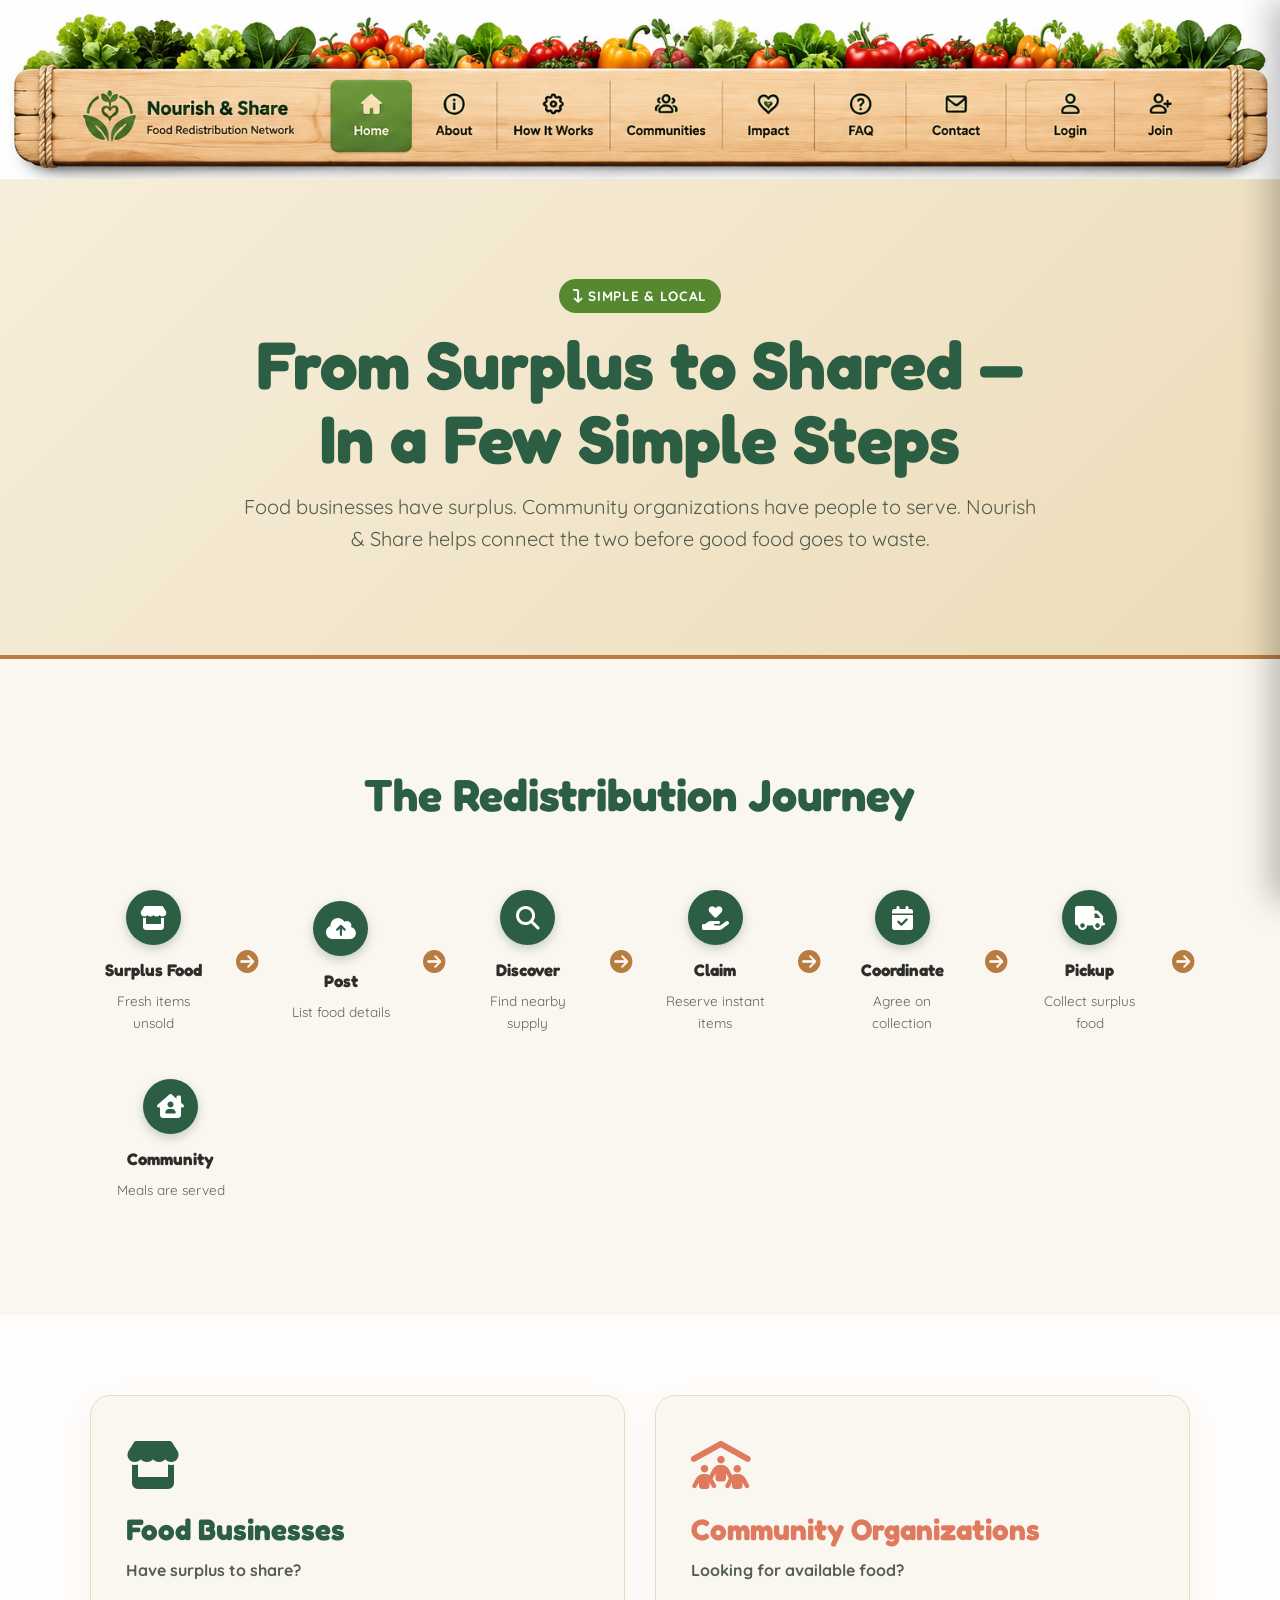
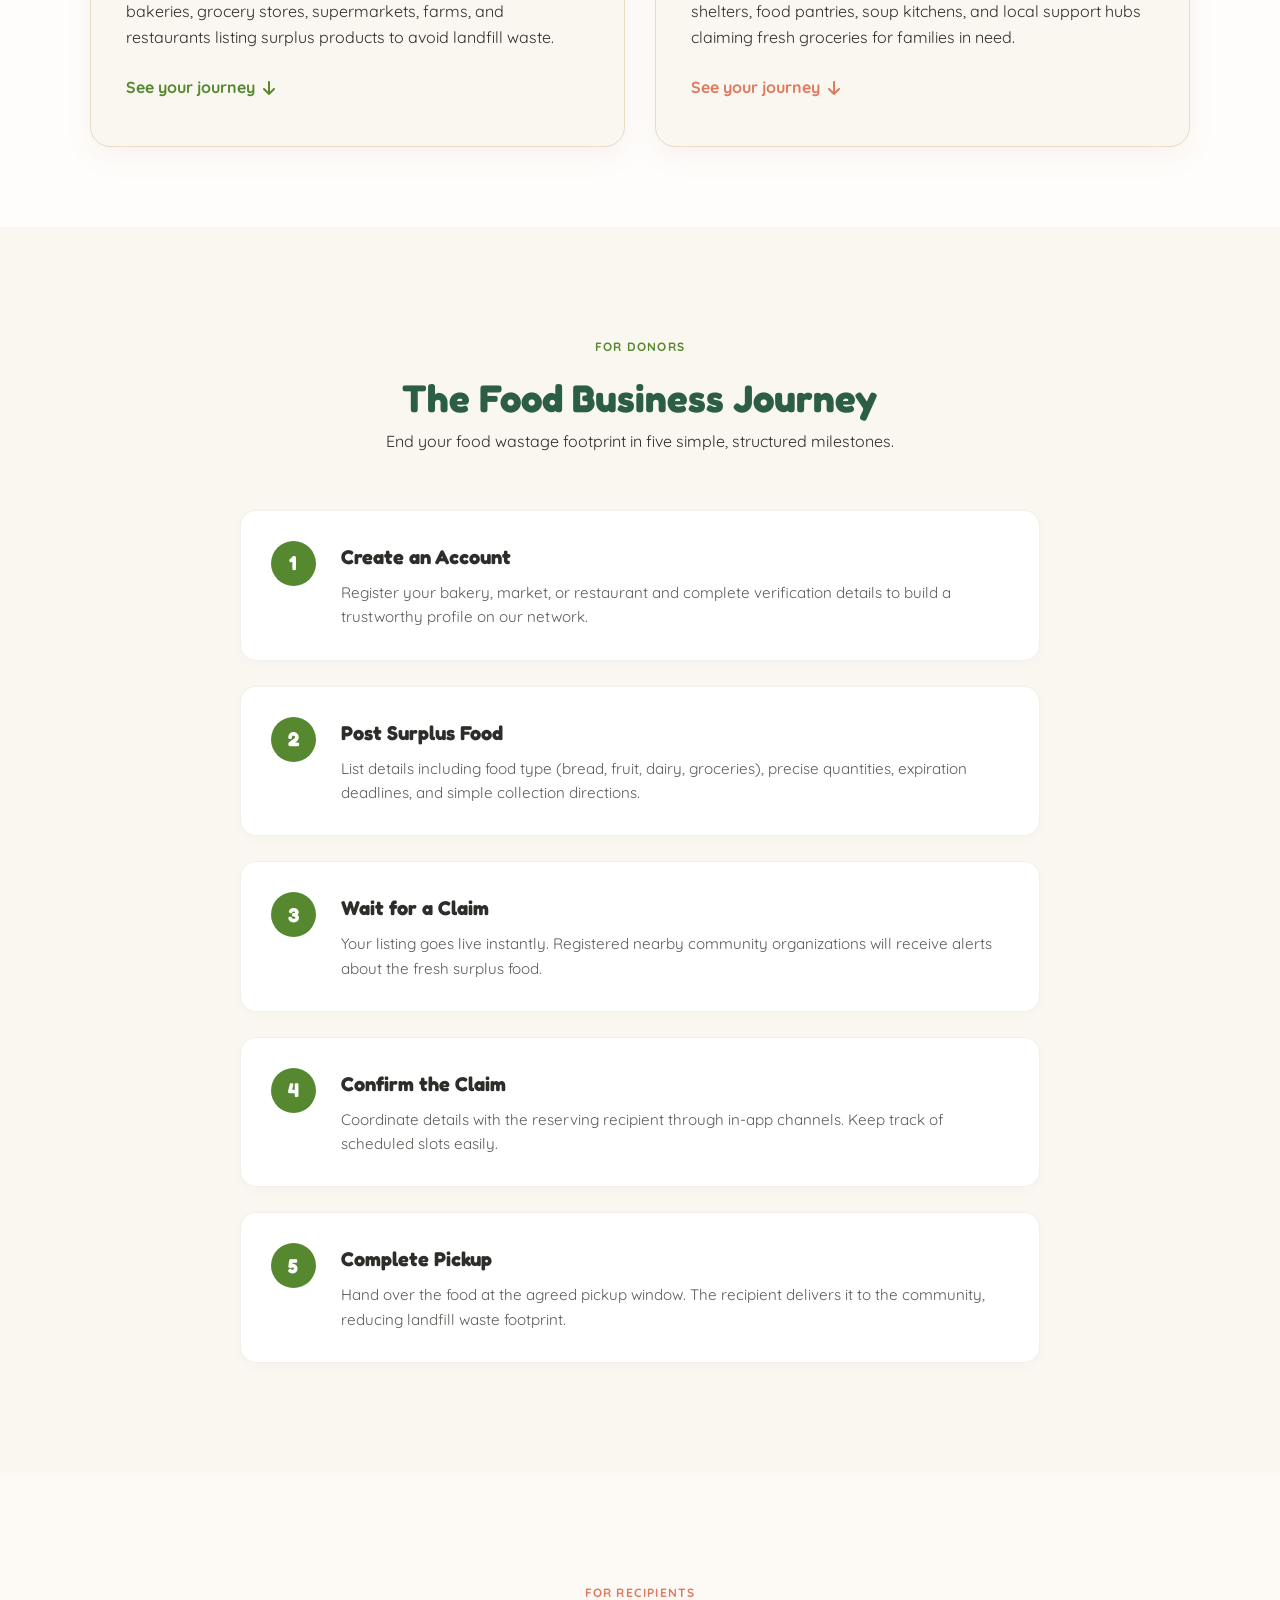
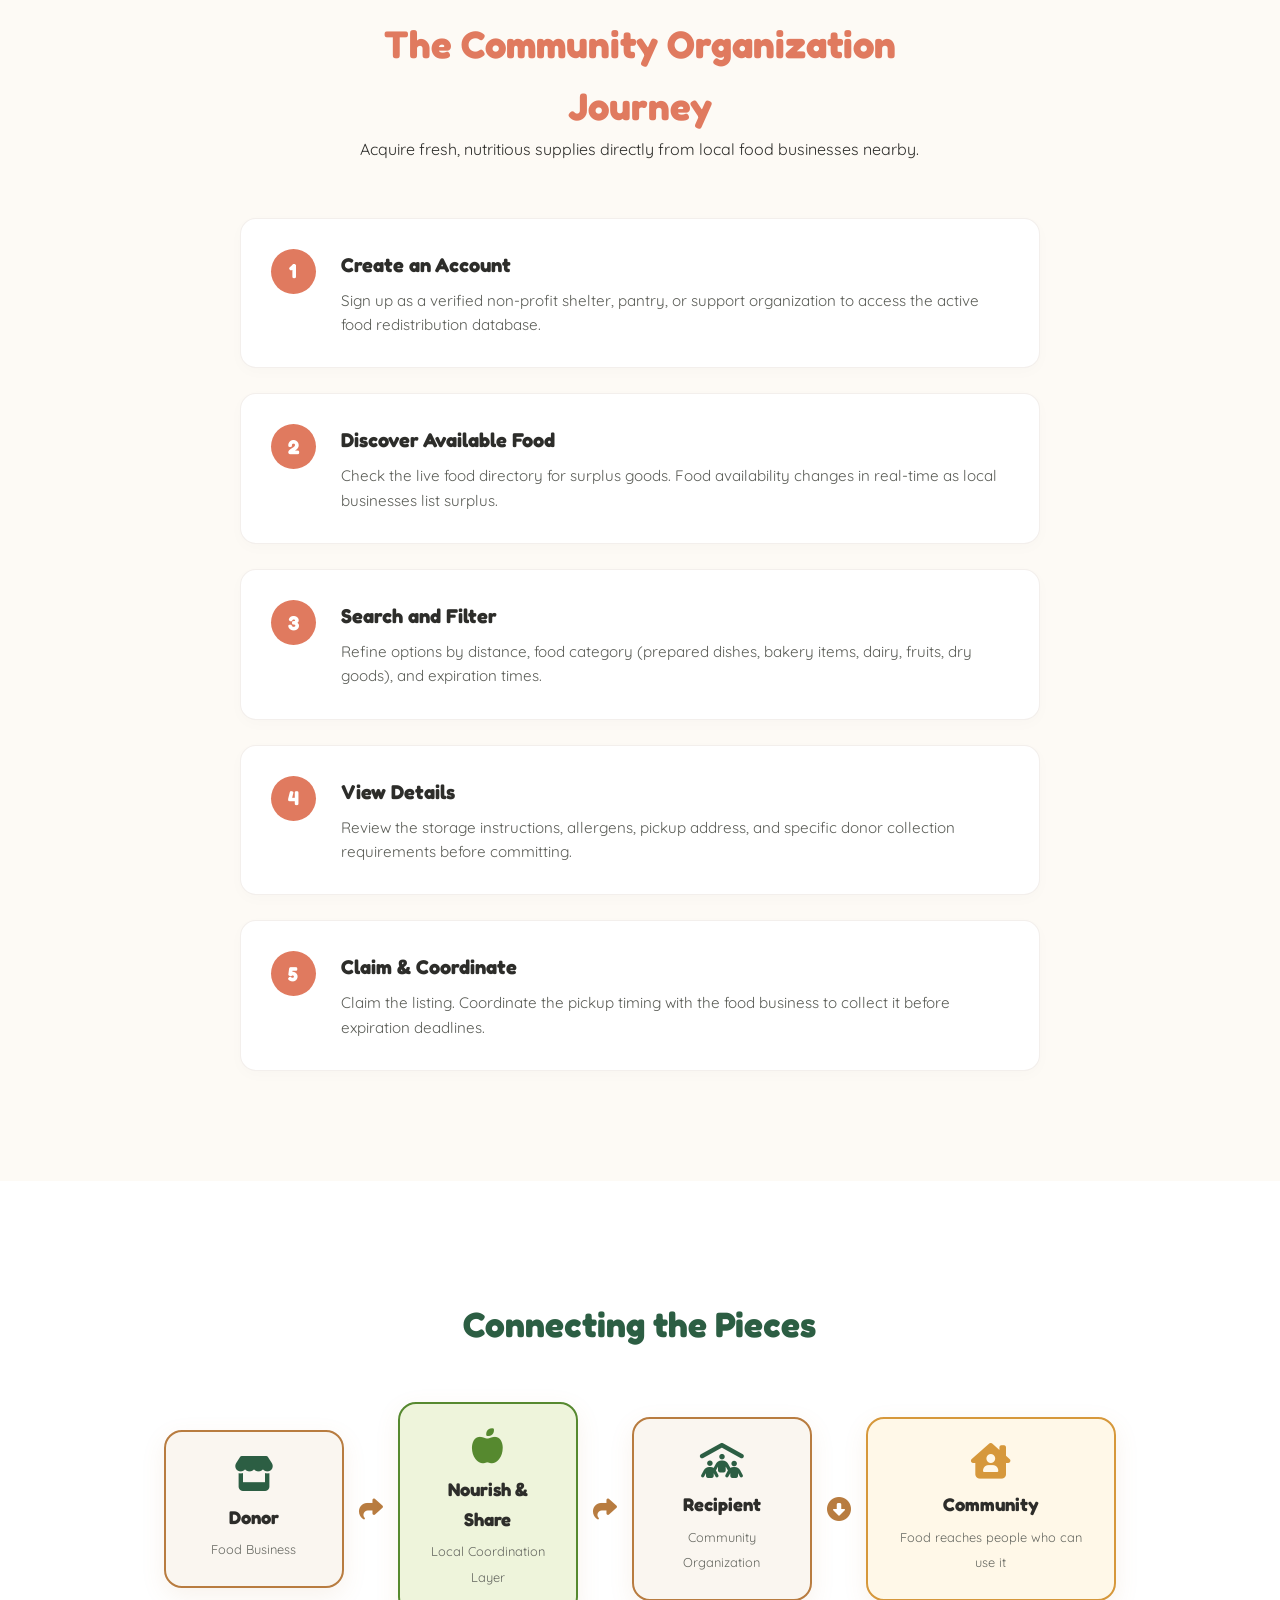
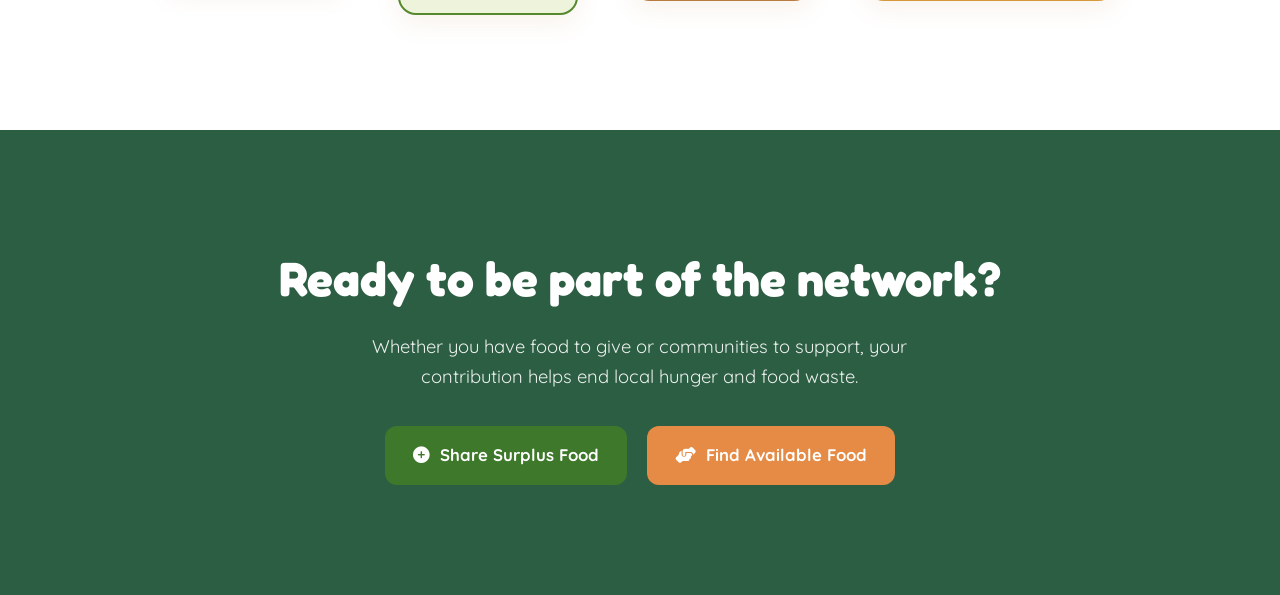
<file: 2026-cohort/team-beacon-collaborative/src/frontend/public/how-it-works.html>
<!DOCTYPE html>
<html lang="en">
<head>
  <meta charset="UTF-8">
  <meta name="viewport" content="width=device-width, initial-scale=1.0">
  <title>How It Works | Nourish &amp; Share</title>
  <link rel="preconnect" href="https://fonts.googleapis.com">
  <link rel="preconnect" href="https://fonts.gstatic.com" crossorigin>
  <link href="https://fonts.googleapis.com/css2?family=Fredoka:wght@400;500;600;700&family=Quicksand:wght@400;500;600;700&display=swap" rel="stylesheet">
  <link rel="stylesheet" href="https://cdnjs.cloudflare.com/ajax/libs/font-awesome/6.4.0/css/all.min.css">
  <link rel="stylesheet" href="index.css">
  <link rel="stylesheet" href="how-it-works.css">
</head>
<body>
  <!-- Shared public navigation -->
  <header class="crate-header">
    <div class="peeking-veggies">
      <svg class="veg carrot" viewBox="0 0 30 40" width="24" height="32"><path d="M15 15 L15 0 M15 15 L8 5 M15 15 L22 5" stroke="#4caf50" stroke-width="3" stroke-linecap="round"/><path d="M5 15 Q15 12 25 15 L15 38 Z" fill="#ff9800"/></svg>
      <svg class="veg tomato" viewBox="0 0 35 35" width="28" height="28"><circle cx="17.5" cy="20" r="14" fill="#f44336"/><path d="M17.5 10 L17.5 4 M17.5 8 L12 6 M17.5 8 L23 6" stroke="#4caf50" stroke-width="2" stroke-linecap="round"/></svg>
      <svg class="veg lettuce" viewBox="0 0 40 40" width="32" height="32"><path d="M10 30 Q5 20 12 10 Q20 5 28 10 Q35 20 30 30 Z" fill="#81c784"/><path d="M15 30 Q10 22 17 14 Q24 10 27 18 Q30 25 25 30 Z" fill="#66bb6a"/></svg>
      <svg class="veg eggplant" viewBox="0 0 30 40" width="24" height="32"><path d="M7 15 C7 15 5 28 15 35 C25 28 23 15 23 15 Q15 12 7 15 Z" fill="#673ab7"/><path d="M7 15 Q15 12 23 15 L20 10 L15 12 L10 10 Z" fill="#4caf50"/></svg>
      <svg class="veg pepper" viewBox="0 0 30 35" width="24" height="28"><path d="M5 15 Q15 12 25 15 C28 25 25 32 15 32 C5 32 2 25 5 15 Z" fill="#ffc107"/><path d="M15 15 L15 8" stroke="#4caf50" stroke-width="3" stroke-linecap="round"/></svg>
    </div>
    <div class="crate-front">
      <div class="crate-nail nail-tl"></div>
      <div class="crate-nail nail-tr"></div>
      <div class="crate-nail nail-bl"></div>
      <div class="crate-nail nail-br"></div>
      <div class="crate-container">
        <a href="index.html" class="logo-area">
          <i class="fa-solid fa-apple-whole logo-icon"></i>
          <span class="logo-copy">
            <span class="logo-text">Nourish <b>&amp;</b> Share</span>
            <small>Food Redistribution Network</small>
          </span>
        </a>
        <nav class="nav-links">
          <a href="index.html#home" class="nav-item">Home</a>
          <a href="about.html" class="nav-item">About</a>
          <a href="how-it-works.html" class="nav-item">How It Works</a>
          <a href="communities.html" class="nav-item">Communities</a>
          <a href="index.html#impact" class="nav-item">Impact</a>
          <a href="faq.html" class="nav-item">FAQ</a>
          <a href="contact.html" class="nav-item">Contact</a>
          <a href="login.html" class="nav-item">Login</a>
          <a href="join.html" class="nav-item">Join</a>
        </nav>
      </div>
    </div>
  </header>

  <div class="mobile-header">
    <a href="index.html" class="logo-area">
      <i class="fa-solid fa-apple-whole logo-icon"></i>
      <span class="logo-copy">
        <span class="logo-text">Nourish <b>&amp;</b> Share</span>
        <small>Food Redistribution Network</small>
      </span>
    </a>
    <div class="mobile-header-right">
      <button class="menu-toggle-btn" aria-label="Open Navigation Drawer" id="mobile-menu-btn">
        <span class="bar"></span>
        <span class="bar"></span>
        <span class="bar"></span>
      </button>
    </div>
  </div>

  <div class="mobile-drawer-overlay" id="mobile-drawer-overlay"></div>
  <aside class="mobile-drawer" id="mobile-drawer">
    <div class="drawer-header-green">
      <div class="drawer-logo-container">
        <div class="drawer-logo">
          <i class="fa-solid fa-apple-whole"></i>
          <span>Nourish &amp; Share</span>
        </div>
      </div>
      <button class="drawer-close-btn" id="drawer-close-btn" aria-label="Close menu">&times;</button>
    </div>
    <nav class="drawer-nav">
      <a href="index.html#home" class="drawer-item">Home <i class="fa-solid fa-chevron-right"></i></a>
      <a href="about.html" class="drawer-item">About <i class="fa-solid fa-chevron-right"></i></a>
      <a href="how-it-works.html" class="drawer-item">How It Works <i class="fa-solid fa-chevron-right"></i></a>
      <a href="communities.html" class="drawer-item">Communities <i class="fa-solid fa-chevron-right"></i></a>
      <a href="index.html#impact" class="drawer-item">Impact <i class="fa-solid fa-chevron-right"></i></a>
      <a href="faq.html" class="drawer-item">FAQ <i class="fa-solid fa-chevron-right"></i></a>
      <a href="contact.html" class="drawer-item">Contact <i class="fa-solid fa-chevron-right"></i></a>
      <a href="login.html" class="drawer-item">Login <i class="fa-solid fa-chevron-right"></i></a>
      <a href="join.html" class="drawer-item">Join <i class="fa-solid fa-chevron-right"></i></a>
    </nav>
    <div class="drawer-community-box">
      <i class="fa-solid fa-leaf community-leaf-icon"></i>
      <p>Together, we can nourish more lives and build stronger communities.</p>
    </div>
  </aside>

  <main>
    <!-- Welcome Header / Hero -->
    <section class="how-hero">
      <div class="hero-content-inner">
        <span class="badge-tag"><i class="fa-solid fa-arrow-turn-down"></i> Simple &amp; Local</span>
        <h1>From Surplus to Shared &mdash;<br><span class="highlight">In a Few Simple Steps</span></h1>
        <p>Food businesses have surplus. Community organizations have people to serve. Nourish &amp; Share helps connect the two before good food goes to waste.</p>
      </div>
    </section>

    <!-- Visual Heart: The Food Journey -->
    <section class="journey-section">
      <div class="container">
        <h2>The Redistribution Journey</h2>
        <div class="journey-map">
          <div class="journey-step">
            <div class="step-num"><i class="fa-solid fa-store"></i></div>
            <h4>Surplus Food</h4>
            <p>Fresh items unsold</p>
          </div>
          <div class="journey-arrow"><i class="fa-solid fa-circle-arrow-right"></i></div>
          <div class="journey-step">
            <div class="step-num"><i class="fa-solid fa-cloud-arrow-up"></i></div>
            <h4>Post</h4>
            <p>List food details</p>
          </div>
          <div class="journey-arrow"><i class="fa-solid fa-circle-arrow-right"></i></div>
          <div class="journey-step">
            <div class="step-num"><i class="fa-solid fa-magnifying-glass"></i></div>
            <h4>Discover</h4>
            <p>Find nearby supply</p>
          </div>
          <div class="journey-arrow"><i class="fa-solid fa-circle-arrow-right"></i></div>
          <div class="journey-step">
            <div class="step-num"><i class="fa-solid fa-hand-holding-heart"></i></div>
            <h4>Claim</h4>
            <p>Reserve instant items</p>
          </div>
          <div class="journey-arrow"><i class="fa-solid fa-circle-arrow-right"></i></div>
          <div class="journey-step">
            <div class="step-num"><i class="fa-solid fa-calendar-check"></i></div>
            <h4>Coordinate</h4>
            <p>Agree on collection</p>
          </div>
          <div class="journey-arrow"><i class="fa-solid fa-circle-arrow-right"></i></div>
          <div class="journey-step">
            <div class="step-num"><i class="fa-solid fa-truck"></i></div>
            <h4>Pickup</h4>
            <p>Collect surplus food</p>
          </div>
          <div class="journey-arrow"><i class="fa-solid fa-circle-arrow-right"></i></div>
          <div class="journey-step">
            <div class="step-num"><i class="fa-solid fa-house-chimney-user"></i></div>
            <h4>Community</h4>
            <p>Meals are served</p>
          </div>
        </div>
      </div>
    </section>

    <!-- Visual Division: The Two Sides -->
    <section class="sides-intro">
      <div class="container">
        <div class="sides-grid">
          <!-- Food Business Card -->
          <div class="side-card side-donor">
            <i class="fa-solid fa-store side-icon"></i>
            <h2>Food Businesses</h2>
            <p class="subtitle">Have surplus to share?</p>
            <p> bakeries, grocery stores, supermarkets, farms, and restaurants listing surplus products to avoid landfill waste.</p>
            <a href="#donor-flow" class="flow-link">See your journey <i class="fa-solid fa-arrow-down"></i></a>
          </div>

          <!-- Recipient Card -->
          <div class="side-card side-recipient">
            <i class="fa-solid fa-people-roof side-icon"></i>
            <h2>Community Organizations</h2>
            <p class="subtitle">Looking for available food?</p>
            <p> shelters, food pantries, soup kitchens, and local support hubs claiming fresh groceries for families in need.</p>
            <a href="#recipient-flow" class="flow-link">See your journey <i class="fa-solid fa-arrow-down"></i></a>
          </div>
        </div>
      </div>
    </section>

    <!-- Detailed Donor Flow -->
    <section class="detailed-flow" id="donor-flow">
      <div class="container">
        <div class="flow-header">
          <span class="eyebrow">For Donors</span>
          <h2>The Food Business Journey</h2>
          <p>End your food wastage footprint in five simple, structured milestones.</p>
        </div>

        <div class="flow-steps">
          <div class="flow-step-item">
            <div class="step-badge">1</div>
            <div class="step-body">
              <h3>Create an Account</h3>
              <p>Register your bakery, market, or restaurant and complete verification details to build a trustworthy profile on our network.</p>
            </div>
          </div>
          <div class="flow-step-item">
            <div class="step-badge">2</div>
            <div class="step-body">
              <h3>Post Surplus Food</h3>
              <p>List details including food type (bread, fruit, dairy, groceries), precise quantities, expiration deadlines, and simple collection directions.</p>
            </div>
          </div>
          <div class="flow-step-item">
            <div class="step-badge">3</div>
            <div class="step-body">
              <h3>Wait for a Claim</h3>
              <p>Your listing goes live instantly. Registered nearby community organizations will receive alerts about the fresh surplus food.</p>
            </div>
          </div>
          <div class="flow-step-item">
            <div class="step-badge">4</div>
            <div class="step-body">
              <h3>Confirm the Claim</h3>
              <p>Coordinate details with the reserving recipient through in-app channels. Keep track of scheduled slots easily.</p>
            </div>
          </div>
          <div class="flow-step-item">
            <div class="step-badge">5</div>
            <div class="step-body">
              <h3>Complete Pickup</h3>
              <p>Hand over the food at the agreed pickup window. The recipient delivers it to the community, reducing landfill waste footprint.</p>
            </div>
          </div>
        </div>
      </div>
    </section>

    <!-- Detailed Recipient Flow -->
    <section class="detailed-flow recipient-theme" id="recipient-flow">
      <div class="container">
        <div class="flow-header">
          <span class="eyebrow">For Recipients</span>
          <h2>The Community Organization Journey</h2>
          <p>Acquire fresh, nutritious supplies directly from local food businesses nearby.</p>
        </div>

        <div class="flow-steps">
          <div class="flow-step-item">
            <div class="step-badge">1</div>
            <div class="step-body">
              <h3>Create an Account</h3>
              <p>Sign up as a verified non-profit shelter, pantry, or support organization to access the active food redistribution database.</p>
            </div>
          </div>
          <div class="flow-step-item">
            <div class="step-badge">2</div>
            <div class="step-body">
              <h3>Discover Available Food</h3>
              <p>Check the live food directory for surplus goods. Food availability changes in real-time as local businesses list surplus.</p>
            </div>
          </div>
          <div class="flow-step-item">
            <div class="step-badge">3</div>
            <div class="step-body">
              <h3>Search and Filter</h3>
              <p>Refine options by distance, food category (prepared dishes, bakery items, dairy, fruits, dry goods), and expiration times.</p>
            </div>
          </div>
          <div class="flow-step-item">
            <div class="step-badge">4</div>
            <div class="step-body">
              <h3>View Details</h3>
              <p>Review the storage instructions, allergens, pickup address, and specific donor collection requirements before committing.</p>
            </div>
          </div>
          <div class="flow-step-item">
            <div class="step-badge">5</div>
            <div class="step-body">
              <h3>Claim &amp; Coordinate</h3>
              <p>Claim the listing. Coordinate the pickup timing with the food business to collect it before expiration deadlines.</p>
            </div>
          </div>
        </div>
      </div>
    </section>

    <!-- The Connection diagram -->
    <section class="connection-section">
      <div class="container">
        <h2>Connecting the Pieces</h2>
        <div class="connection-viz">
          <div class="viz-node">
            <i class="fa-solid fa-store"></i>
            <h3>Donor</h3>
            <small>Food Business</small>
          </div>
          <div class="viz-line"><i class="fa-solid fa-share"></i></div>
          <div class="viz-node center-node">
            <i class="fa-solid fa-apple-whole"></i>
            <h3>Nourish &amp; Share</h3>
            <small>Local Coordination Layer</small>
          </div>
          <div class="viz-line"><i class="fa-solid fa-share"></i></div>
          <div class="viz-node">
            <i class="fa-solid fa-people-roof"></i>
            <h3>Recipient</h3>
            <small>Community Organization</small>
          </div>
          <div class="viz-line"><i class="fa-solid fa-circle-down"></i></div>
          <div class="viz-node community-node">
            <i class="fa-solid fa-house-chimney-user"></i>
            <h3>Community</h3>
            <small>Food reaches people who can use it</small>
          </div>
        </div>
      </div>
    </section>

    <!-- Final CTA -->
    <section class="cta-section">
      <div class="container">
        <h2>Ready to be part of the network?</h2>
        <p>Whether you have food to give or communities to support, your contribution helps end local hunger and food waste.</p>
        <div class="cta-actions">
          <a href="index.html#join-network" class="btn btn-primary btn-lg"><i class="fa-solid fa-circle-plus"></i> Share Surplus Food</a>
          <a href="index.html#join-network" class="btn btn-secondary btn-lg"><i class="fa-solid fa-handshake-angle"></i> Find Available Food</a>
        </div>
      </div>
    </section>
  </main>

  <script src="public-nav.js"></script>
  <script src="about.js"></script>
</body>
</html>
</file>
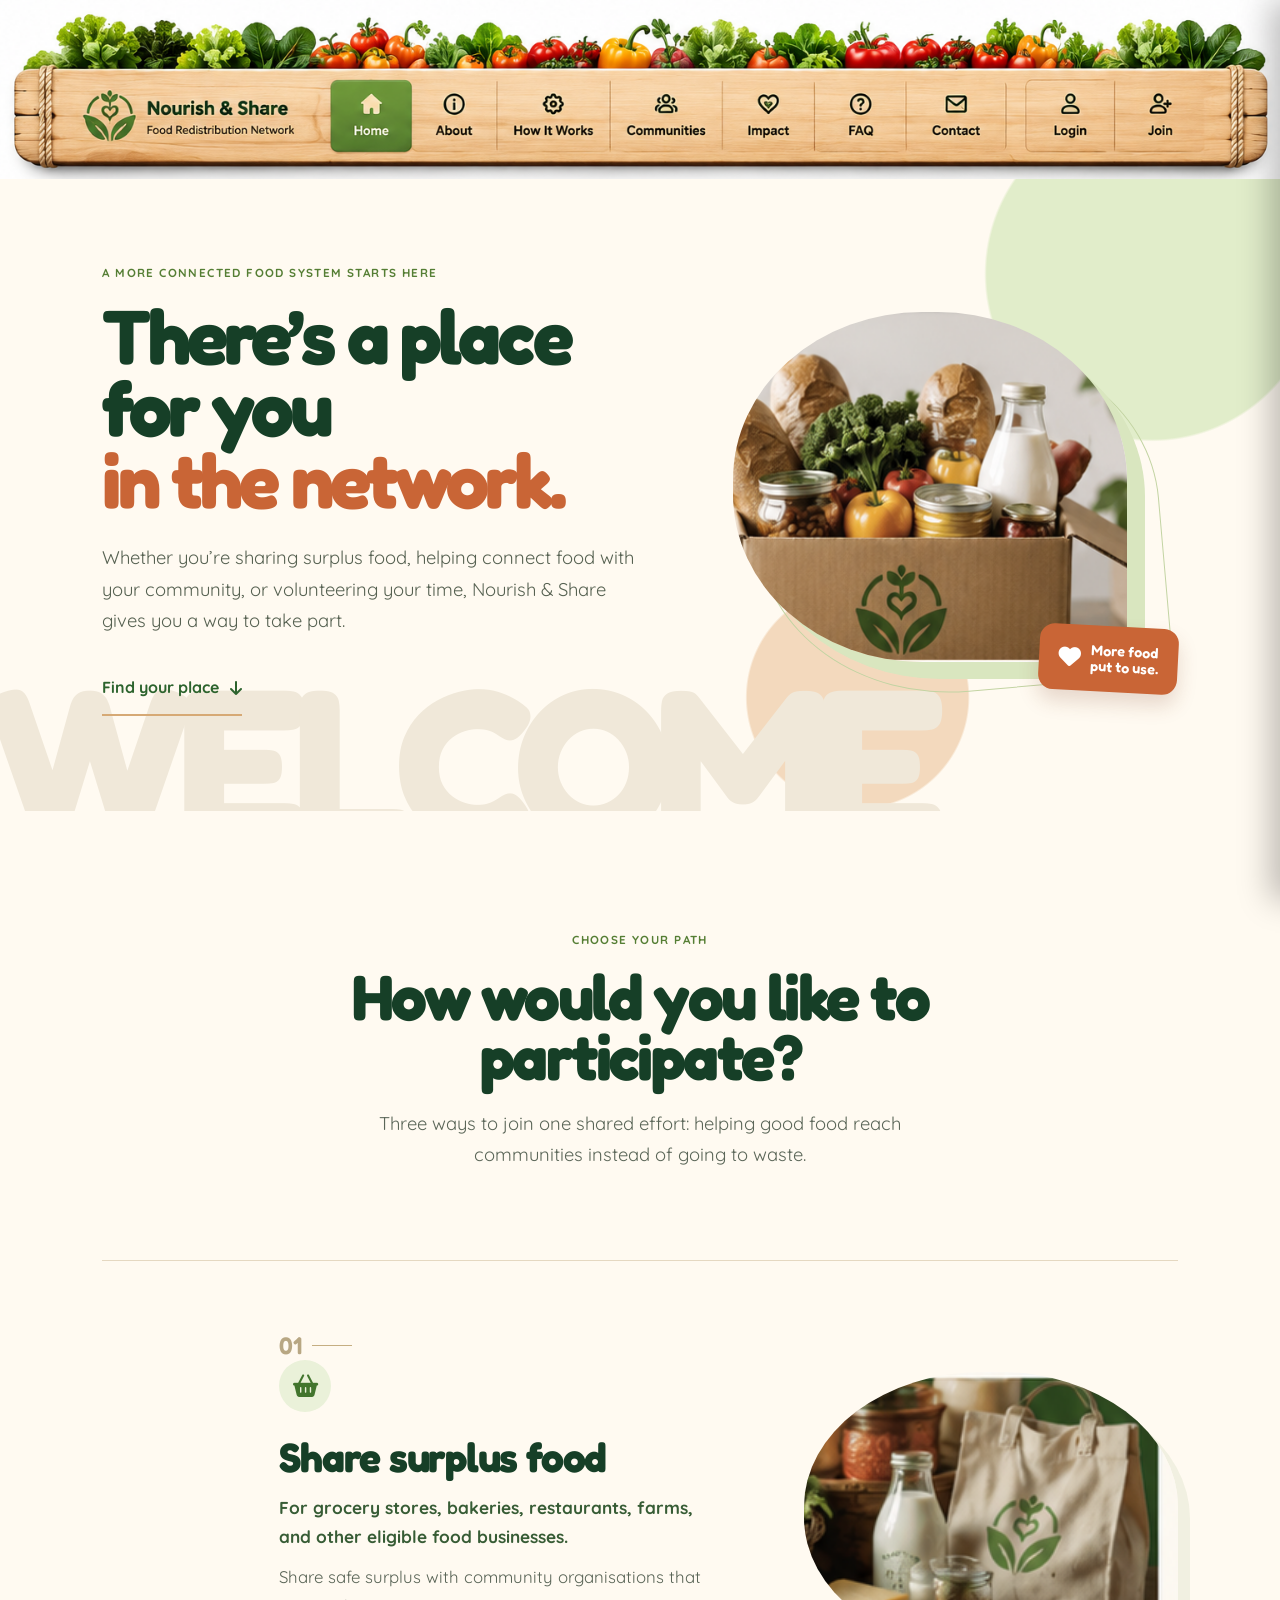
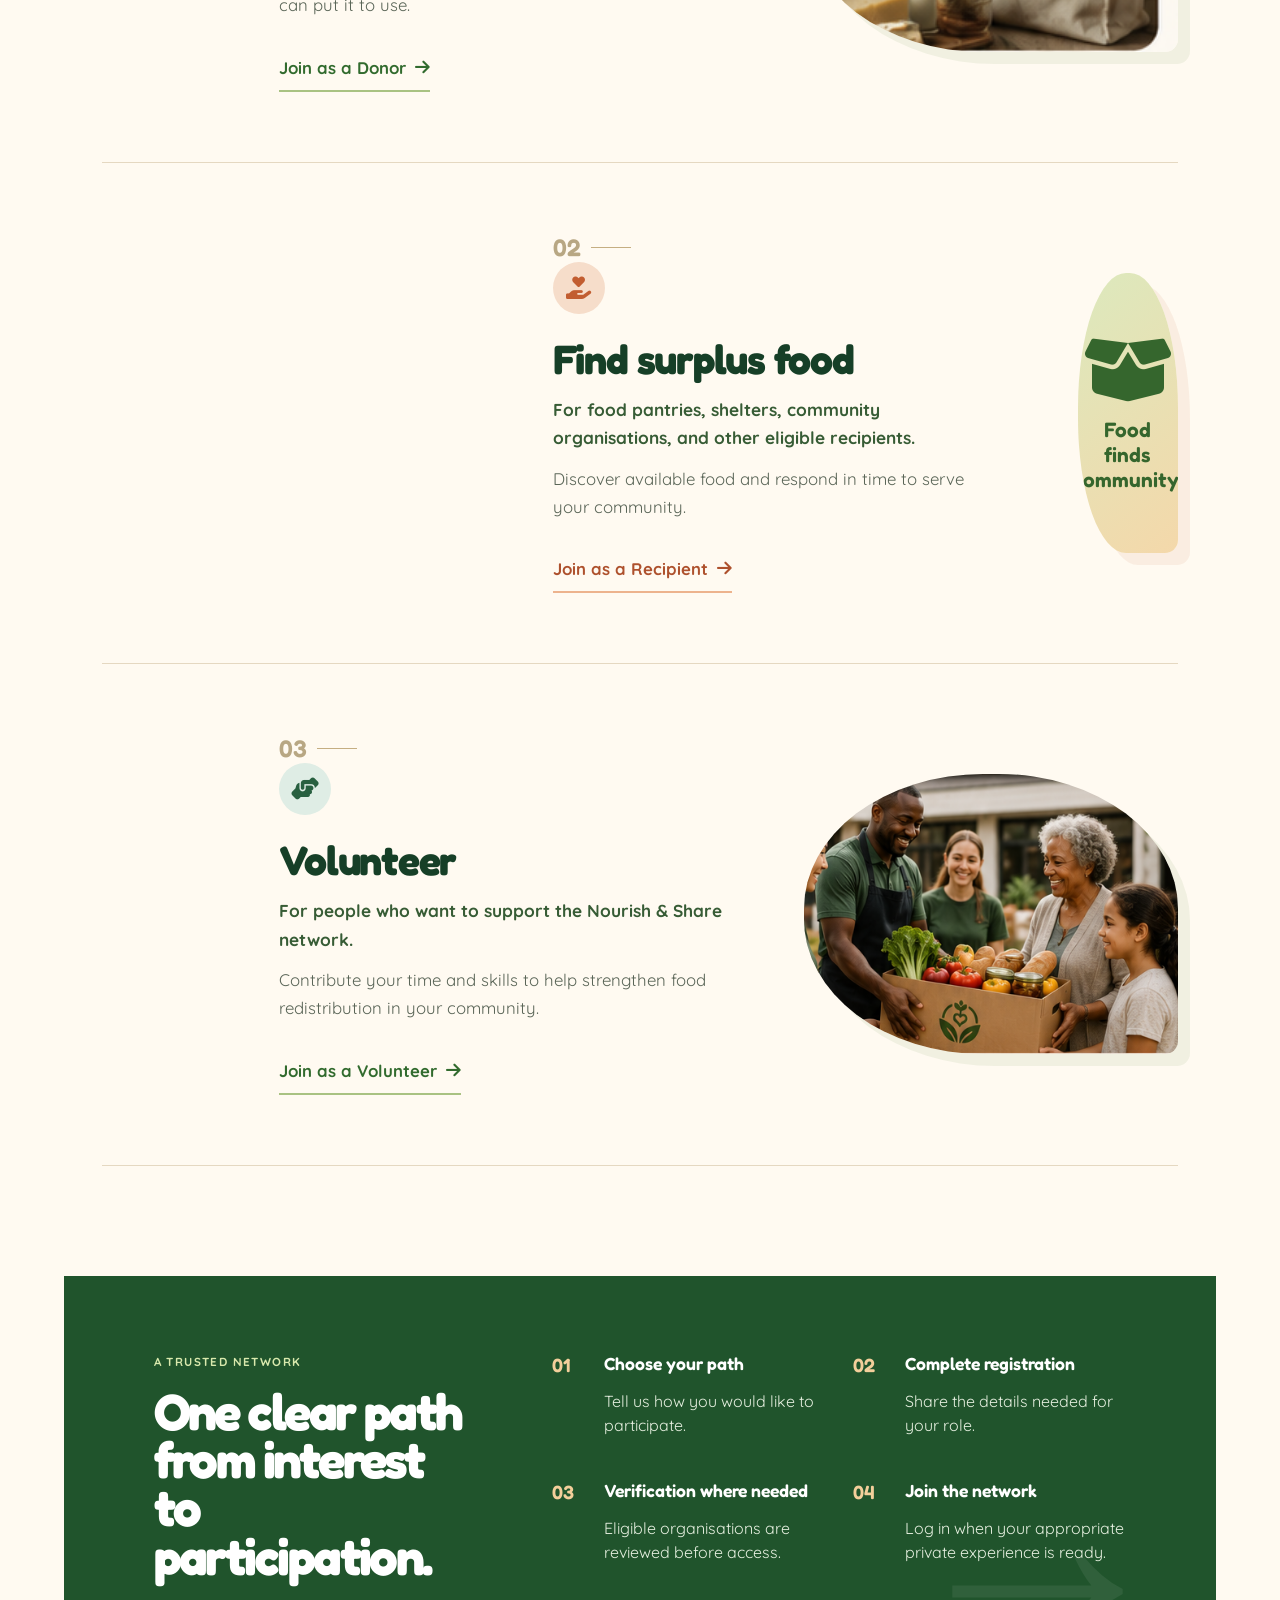
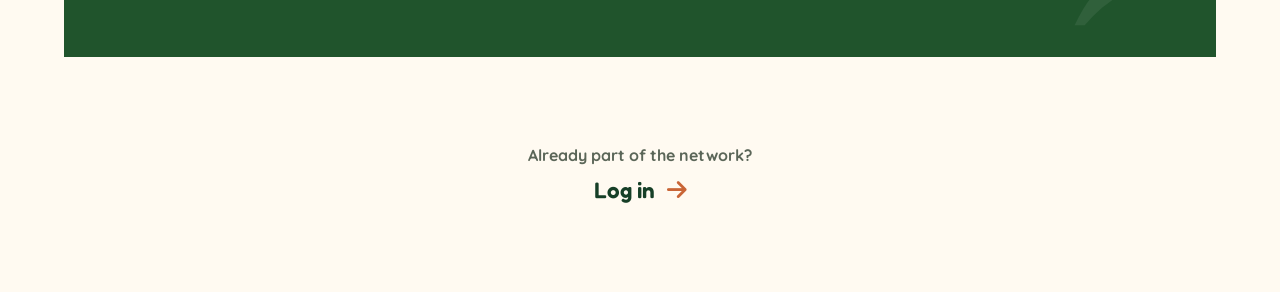
<file: 2026-cohort/team-beacon-collaborative/src/frontend/public/join.html>
<!DOCTYPE html>
<html lang="en"><head><meta charset="UTF-8"><meta name="viewport" content="width=device-width, initial-scale=1.0"><title>Join | Nourish &amp; Share</title><link rel="preconnect" href="https://fonts.googleapis.com"><link rel="preconnect" href="https://fonts.gstatic.com" crossorigin><link href="https://fonts.googleapis.com/css2?family=Fredoka:wght@400;500;600;700&amp;family=Quicksand:wght@400;500;600;700&amp;display=swap" rel="stylesheet"><link rel="stylesheet" href="https://cdnjs.cloudflare.com/ajax/libs/font-awesome/6.4.0/css/all.min.css"><link rel="stylesheet" href="index.css"><link rel="stylesheet" href="join.css"></head>
<body><header class="crate-header"><div class="peeking-veggies"></div><div class="crate-front"><div class="crate-container"><a href="index.html" class="logo-area"><i class="fa-solid fa-apple-whole logo-icon"></i><span class="logo-copy"><span class="logo-text">Nourish <b>&amp;</b> Share</span><small>Food Redistribution Network</small></span></a><nav class="nav-links" aria-label="Main navigation"><a href="index.html#home" class="nav-item">Home</a><a href="about.html" class="nav-item">About</a><a href="how-it-works.html" class="nav-item">How It Works</a><a href="communities.html" class="nav-item">Communities</a><a href="index.html#impact" class="nav-item">Impact</a><a href="faq.html" class="nav-item">FAQ</a><a href="contact.html" class="nav-item">Contact</a><a href="login.html" class="nav-item">Login</a><a href="join.html" class="nav-item">Join</a></nav></div></div></header><div class="mobile-header"><a href="index.html" class="logo-area"><i class="fa-solid fa-apple-whole logo-icon"></i><span class="logo-copy"><span class="logo-text">Nourish <b>&amp;</b> Share</span><small>Food Redistribution Network</small></span></a><div class="mobile-header-right"><button class="menu-toggle-btn" aria-label="Open Navigation Drawer" id="mobile-menu-btn"><span class="bar"></span><span class="bar"></span><span class="bar"></span></button></div></div><div class="mobile-drawer-overlay" id="mobile-drawer-overlay"></div><aside class="mobile-drawer" id="mobile-drawer" aria-label="Mobile navigation"><div class="drawer-header-green"><div class="drawer-logo-container"><div class="drawer-logo">Nourish &amp; Share</div></div><button class="drawer-close-btn" id="drawer-close-btn" aria-label="Close menu">&times;</button></div><nav class="drawer-nav"><a href="index.html#home" class="drawer-item">Home <i class="fa-solid fa-chevron-right"></i></a><a href="about.html" class="drawer-item">About <i class="fa-solid fa-chevron-right"></i></a><a href="how-it-works.html" class="drawer-item">How It Works <i class="fa-solid fa-chevron-right"></i></a><a href="communities.html" class="drawer-item">Communities <i class="fa-solid fa-chevron-right"></i></a><a href="index.html#impact" class="drawer-item">Impact <i class="fa-solid fa-chevron-right"></i></a><a href="faq.html" class="drawer-item">FAQ <i class="fa-solid fa-chevron-right"></i></a><a href="contact.html" class="drawer-item">Contact <i class="fa-solid fa-chevron-right"></i></a><a href="login.html" class="drawer-item">Login <i class="fa-solid fa-chevron-right"></i></a><a href="join.html" class="drawer-item">Join <i class="fa-solid fa-chevron-right"></i></a></nav></aside>
<main><section class="join-hero"><div class="join-copy"><span class="eyebrow">A more connected food system starts here</span><h1>There’s a place for you <em>in the network.</em></h1><p>Whether you’re sharing surplus food, helping connect food with your community, or volunteering your time, Nourish &amp; Share gives you a way to take part.</p><a class="hero-link" href="#paths">Find your place <i class="fa-solid fa-arrow-down"></i></a></div><div class="join-image"><img src="assets/about-hero-food.png" alt="A collection of bread, dairy, fruit and pantry food ready to be shared"><div class="hero-stamp"><i class="fa-solid fa-heart"></i><span>More food<br>put to use.</span></div></div></section>
<section class="paths" id="paths" aria-labelledby="paths-title"><div class="paths-heading"><span class="eyebrow">Choose your path</span><h2 id="paths-title">How would you like to participate?</h2><p>Three ways to join one shared effort: helping good food reach communities instead of going to waste.</p></div><div class="path-grid"><article class="path donor"><div class="path-image"><img src="assets/about-cta-food.png" alt="Prepared food ready for its next destination"></div><div class="path-content"><span class="path-number">01</span><i class="fa-solid fa-basket-shopping path-icon"></i><h3>Share surplus food</h3><p class="for">For grocery stores, bakeries, restaurants, farms, and other eligible food businesses.</p><p>Share safe surplus with community organisations that can put it to use.</p><button type="button" class="path-button" data-role="Donor">Join as a Donor <i class="fa-solid fa-arrow-right"></i></button></div></article><article class="path recipient"><div class="path-content"><span class="path-number">02</span><i class="fa-solid fa-hand-holding-heart path-icon"></i><h3>Find surplus food</h3><p class="for">For food pantries, shelters, community organisations, and other eligible recipients.</p><p>Discover available food and respond in time to serve your community.</p><button type="button" class="path-button" data-role="Recipient">Join as a Recipient <i class="fa-solid fa-arrow-right"></i></button></div><div class="path-illustration" aria-hidden="true"><i class="fa-solid fa-box-open"></i><span>Food<br>finds<br>community.</span></div></article><article class="path volunteer"><div class="path-image"><img src="assets/communities-hero.png" alt="Community members gathered around food supplies"></div><div class="path-content"><span class="path-number">03</span><i class="fa-solid fa-hands-helping path-icon"></i><h3>Volunteer</h3><p class="for">For people who want to support the Nourish &amp; Share network.</p><p>Contribute your time and skills to help strengthen food redistribution in your community.</p><button type="button" class="path-button" data-role="Volunteer">Join as a Volunteer <i class="fa-solid fa-arrow-right"></i></button></div></article></div><div class="selection-note" id="selection-note" role="status" tabindex="-1" hidden></div></section>
<section class="verification"><div><span class="eyebrow">A trusted network</span><h2>One clear path from interest to participation.</h2></div><ol><li><b>Choose your path</b><span>Tell us how you would like to participate.</span></li><li><b>Complete registration</b><span>Share the details needed for your role.</span></li><li><b>Verification where needed</b><span>Eligible organisations are reviewed before access.</span></li><li><b>Join the network</b><span>Log in when your appropriate private experience is ready.</span></li></ol></section><section class="login-connection"><p>Already part of the network?</p><a href="login.html">Log in <i class="fa-solid fa-arrow-right"></i></a></section></main><script src="public-nav.js"></script><script src="about.js"></script><script src="join.js"></script></body></html>
</file>
<file: 2026-cohort/team-beacon-collaborative/src/frontend/public/index.css>
/* ================= CSS VARIABLES & PALETTE ================= */
:root {
  --primary: #2c5e43;        /* Forest green */
  --primary-hover: #1e3f2d;
  --secondary: #e07a5f;      /* Terracotta / Carrot Orange */
  --secondary-hover: #c95d42;
  --cream: #FAF6F0;          /* Warm organic background */
  --cream-darker: #eae5db;
  --white: #ffffff;
  --text-dark: #2d2d2a;
  --text-muted: #6b6b60;
  
  /* Wood tones for the navigation crate header */
  --wood-dark: #5c3826;
  --wood-light: #7c4c35;
  --wood-accent: #935d45;
  --wood-grain: rgba(0,0,0,0.12);
  
  /* Glassmorphism settings */
  --glass-bg: rgba(255, 255, 255, 0.85);
  --glass-border: rgba(255, 255, 255, 0.4);
  --glass-shadow: 0 8px 32px 0 rgba(139, 69, 19, 0.08);

  --font-title: 'Fredoka', cursive, sans-serif;
  --font-body: 'Quicksand', sans-serif;
  --radius-lg: 16px;
  --radius-md: 10px;
  --radius-circle: 50%;
  --transition: all 0.3s cubic-bezier(0.25, 0.8, 0.25, 1);
}

/* FINAL NAVIGATION ONLY - exact crops from the user's agreed desktop/mobile reference. */
@media (min-width: 769px) {
  .crate-header {
    position: relative !important;
    display: block !important;
    width: 100% !important;
    max-width: none !important;
    height: min(14vw, 215px) !important;
    min-height: 0 !important;
    margin: 0 !important;
    padding: 0 !important;
    background: url('assets/public-desktop-nav.png') center top / 100% 100% no-repeat !important;
  }
  .peeking-veggies, .crate-nail, .crate-front::before, .crate-front::after { display: none !important; }
  .crate-front { position: absolute !important; top: 38% !important; left: 3.2% !important; right: 3.2% !important; height: 50% !important; min-height: 0 !important; padding: 0 !important; background: transparent !important; border: 0 !important; border-radius: 0 !important; box-shadow: none !important; }
  .crate-container, .crate-container .nav-links { height: 100% !important; }
  .crate-container .logo-area, .crate-container .nav-item { opacity: 0 !important; }
  .crate-container .logo-area { width: 25% !important; min-width: 0 !important; padding: 0 !important; }
  .crate-container .nav-item { min-width: 0 !important; padding: 0 !important; margin: 0 !important; border: 0 !important; background: transparent !important; box-shadow: none !important; }
  .crate-container .nav-item::before, .crate-container .nav-item::after { display: none !important; }
}
@media (max-width: 768px) {
  .mobile-drawer {
    top: 0 !important; bottom: auto !important; left: -100vw !important; right: auto !important;
    width: min(100vw, 490px) !important; height: min(100vh, calc(100vw * 1.641)) !important; min-height: 0 !important;
    padding: 0 !important; border: 0 !important; border-radius: 0 !important; overflow: hidden !important;
    background: url('assets/public-mobile-nav.png') center top / 100% 100% no-repeat !important;
    box-shadow: 6px 0 30px rgba(20,15,5,.32) !important; transition: left .35s ease !important;
  }
  .mobile-drawer.open { left: 0 !important; }
  .drawer-header-green, .drawer-nav, .drawer-community-box { background: transparent !important; }
  .drawer-header-green { position: absolute !important; top: 19% !important; left: 7% !important; right: 7% !important; height: 15% !important; min-height: 0 !important; margin: 0 !important; padding: 0 !important; border: 0 !important; }
  .drawer-logo-container, .drawer-header-green .drawer-close-btn { opacity: 0 !important; }
  .drawer-header-green .drawer-close-btn { position: absolute !important; right: 0 !important; top: 0 !important; width: 18% !important; height: 100% !important; font-size: 0 !important; }
  .drawer-nav { position: absolute !important; top: 34% !important; left: 7% !important; right: 7% !important; height: 51% !important; padding: 0 !important; margin: 0 !important; display: grid !important; grid-template-rows: repeat(9, 1fr) !important; }
  .drawer-item, .drawer-item.active { opacity: 0 !important; min-height: 0 !important; padding: 0 !important; margin: 0 !important; border: 0 !important; border-radius: 0 !important; background: transparent !important; box-shadow: none !important; }
  .drawer-item::before, .drawer-item i { display: none !important; }
  .drawer-community-box { position: absolute !important; left: 10% !important; bottom: 6% !important; width: 78% !important; height: 10% !important; margin: 0 !important; padding: 0 !important; border: 0 !important; opacity: 0 !important; }
}

/* FINAL: agreed composite public-navigation reference (desktop at its top; mobile drawer below). */
@media (min-width:769px){
  .crate-header{display:block;width:100%;height:min(14.1vw,217px);margin:0;padding:0;background:url('assets/public-navigation-reference.png') center top / 100% auto no-repeat}
  .peeking-veggies{display:none}.crate-front{position:absolute;top:7.4%;left:1%;right:1%;height:12%;min-height:0;padding:0;background:transparent!important;border:0!important;box-shadow:none!important}.crate-front::before,.crate-front::after,.crate-nail{display:none}.crate-container{height:100%}.crate-container .logo-area,.crate-container .nav-item{opacity:0}.crate-container .logo-area{width:25%;min-width:0;padding:0}.crate-container .nav-links{height:100%}.crate-container .nav-item{min-width:0;padding:0;margin:0;border:0;box-shadow:none;background:transparent!important}.crate-container .nav-item::before,.crate-container .nav-item::after{display:none}
}

/* Exact artwork crops from the agreed second reference. This intentionally supersedes every earlier nav experiment. */
@media (min-width:769px){
  .crate-header{position:relative;display:block;width:100%;height:min(14vw,215px);margin:0;padding:0;background:url('assets/public-desktop-nav.png') center top / 100% 100% no-repeat}
  .peeking-veggies,.crate-nail,.crate-front::before,.crate-front::after{display:none!important}
  .crate-front{position:absolute;top:38%;left:3.2%;right:3.2%;height:50%;min-height:0;padding:0!important;overflow:visible;background:transparent!important;border:0!important;box-shadow:none!important}
  .crate-container{height:100%!important}.crate-container .logo-area,.crate-container .nav-item{opacity:0!important}.crate-container .logo-area{width:25%;min-width:0;padding:0!important}.crate-container .nav-links{height:100%!important}.crate-container .nav-item{min-width:0;padding:0!important;margin:0!important;border:0!important;box-shadow:none!important;background:transparent!important}.crate-container .nav-item::before,.crate-container .nav-item::after{display:none!important}
}
@media (max-width:768px){
  .mobile-drawer{top:0;bottom:auto;left:-100vw;right:auto;width:min(100vw,490px);height:min(100vh,calc(100vw * 1.641));min-height:0;padding:0;border:0;border-radius:0;overflow:hidden;background:url('assets/public-mobile-nav.png') center top / 100% 100% no-repeat;box-shadow:6px 0 30px rgba(20,15,5,.32);transition:left .35s ease}
  .mobile-drawer.open{left:0}.drawer-header-green,.drawer-nav,.drawer-community-box{background:transparent!important}.drawer-header-green{position:absolute;top:19%;left:7%;right:7%;height:15%;min-height:0;margin:0!important;padding:0!important;border:0!important}.drawer-logo-container,.drawer-header-green .drawer-close-btn{opacity:0!important}.drawer-header-green .drawer-close-btn{position:absolute;right:0;top:0;width:18%;height:100%;font-size:0}.drawer-nav{position:absolute;top:34%;left:7%;right:7%;height:51%;padding:0!important;margin:0!important;display:grid!important;grid-template-rows:repeat(9,1fr)}.drawer-item,.drawer-item.active{opacity:0!important;min-height:0!important;padding:0!important;margin:0!important;border:0!important;border-radius:0!important;background:transparent!important;box-shadow:none!important}.drawer-item::before,.drawer-item i{display:none!important}.drawer-community-box{position:absolute;left:10%;bottom:6%;width:78%;height:10%;margin:0!important;padding:0!important;border:0!important;opacity:0!important}
}
@media (max-width:768px){
  .mobile-drawer{top:0;left:-100vw;right:auto;width:min(100vw,768px);height:min(100vh,1024px);padding:0;border:0;border-radius:0;overflow:hidden;background:url('assets/public-navigation-reference.png') center bottom / 100% auto no-repeat;box-shadow:6px 0 30px rgba(20,15,5,.32);transition:left .35s ease}.mobile-drawer.open{left:0}.drawer-header-green,.drawer-nav,.drawer-community-box{background:transparent}.drawer-header-green{position:absolute;top:24%;left:34%;right:34%;height:8%;min-height:0;margin:0;padding:0;border:0}.drawer-logo-container,.drawer-header-green .drawer-close-btn{opacity:0}.drawer-header-green .drawer-close-btn{position:absolute;right:0;top:0;width:18%;height:100%;font-size:0}.drawer-nav{position:absolute;top:36%;left:35%;right:35%;height:46%;padding:0;margin:0;display:grid;grid-template-rows:repeat(9,1fr)}.drawer-item,.drawer-item.active{opacity:0;min-height:0;padding:0;margin:0;border:0;border-radius:0;background:transparent;box-shadow:none}.drawer-item::before,.drawer-item i{display:none}.drawer-community-box{position:absolute;left:36%;bottom:4%;width:23%;height:9%;margin:0;padding:0;border:0;opacity:0}
}

/* ================= FINAL REFERENCE ARTWORK OVERRIDES ================= */
@media (min-width: 769px) {
  .crate-header { display: block; width: 100%; max-width: none; height: min(33.333vw, 482px); margin: 0; padding: 0; background: url('desktop-navigation-reference.png.png') center top / 100% 100% no-repeat; }
  .peeking-veggies, .crate-nail, .crate-front::before, .crate-front::after { display: none; }
  .crate-front { position: absolute; top: 32%; left: 2%; right: 2%; height: 36%; min-height: 0; padding: 0; overflow: visible; background: transparent; border: 0; border-radius: 0; box-shadow: none; }
  .crate-container { height: 100%; }
  .crate-container .logo-area, .crate-container .nav-item { opacity: 0; }
  .crate-container .logo-area { width: 28%; min-width: 0; padding: 0; }
  .crate-container .nav-links { height: 100%; }
  .crate-container .nav-item { min-width: 0; padding: 0; margin: 0; border: 0; box-shadow: none; background: transparent; }
  .crate-container .nav-item::before { display: none; }
  .crate-container .user-profile-area { display: none; }
}
@media (max-width: 768px) {
  .mobile-header { display: flex; position: relative; z-index: 1000; margin: 0; min-height: 62px; padding: 10px 18px; border: 0; border-radius: 0; background: linear-gradient(180deg, #f5d19b, #eab46a); box-shadow: 0 3px 0 #734018, 0 5px 13px rgba(48,27,8,.22); }
  .mobile-header::before { content: ''; position: absolute; inset: 0; opacity: .2; background: repeating-linear-gradient(3deg, transparent 0 12px, #9c642e 13px 14px); pointer-events: none; }
  .mobile-header .logo-area, .mobile-header-right { position: relative; z-index: 1; }
  .mobile-header .user-profile-area { display: none; }
  .mobile-header .logo-copy small { display: block; }
  .mobile-drawer { top: 0; bottom: auto; left: -100vw; right: auto; width: min(100vw, 540px); height: min(100vh, calc(100vw * 1.502)); min-height: 0; padding: 0; border: 0; border-radius: 0; overflow: hidden; background: url('mobile-navigation-reference.png.png') center top / 100% 100% no-repeat; box-shadow: 6px 0 30px rgba(20,15,5,.32); transition: left .35s ease; }
  .mobile-drawer.open { left: 0; }
  .drawer-header-green, .drawer-nav, .drawer-community-box { background: transparent; }
  .drawer-header-green { position: absolute; top: 12%; left: 9%; right: 8%; height: 10%; min-height: 0; margin: 0; padding: 0; border: 0; }
  .drawer-logo-container, .drawer-header-green .drawer-close-btn { opacity: 0; }
  .drawer-header-green .drawer-close-btn { position: absolute; right: 0; top: 0; width: 18%; height: 100%; font-size: 0; }
  .drawer-nav { position: absolute; top: 23%; left: 8%; right: 8%; height: 54%; padding: 0; margin: 0; display: grid; grid-template-rows: repeat(7, 1fr); }
  .drawer-item, .drawer-item.active { opacity: 0; min-height: 0; padding: 0; margin: 0; border: 0; border-radius: 0; background: transparent; box-shadow: none; }
  .drawer-item::before, .drawer-item i { display: none; }
  .drawer-community-box { position: absolute; left: 12%; bottom: 7%; width: 62%; height: 12%; margin: 0; padding: 0; border: 0; opacity: 0; }
}

/* Public navigation labels are real interface content, not part of the reference image. */
@media (min-width: 769px) {
  .crate-container .nav-item { opacity: 1; position: relative; color: #21150b; font-family: var(--font-title); font-size: clamp(.62rem, .9vw, 1rem); font-weight: 700; text-shadow: none; }
  .crate-container .nav-item::after { content: ''; position: absolute; left: 6%; right: 6%; bottom: 13%; height: 35%; background: rgba(249,218,169,.96); border-radius: 7px; z-index: -1; }
  .crate-container .nav-item.active { color: #fff; }
  .crate-container .nav-item.active::after { background: #56892f; }
}
@media (max-width: 768px) {
  .mobile-drawer { height: min(100vh, 900px); background: repeating-linear-gradient(3deg, rgba(126,78,31,.05) 0 1px, transparent 1px 18px), linear-gradient(90deg,#f6d5a0,#f8dfb8 50%,#efc783); border-radius: 0 18px 18px 0; }
  .drawer-header-green { position: relative; top: auto; left: auto; right: auto; height: 112px; padding: 25px 22px; background: #477d2b; border-bottom: 4px solid #365e20; }
  .drawer-logo-container,.drawer-header-green .drawer-close-btn { opacity: 1; }
  .drawer-logo-container { display: flex; }.drawer-header-green .drawer-close-btn { position: static; width: auto; height: auto; font-size: 2.3rem; }
  .drawer-nav { position: relative; top: auto; left: auto; right: auto; height: auto; display: flex; grid-template-rows: none; padding: 8px 22px; }
  .drawer-item,.drawer-item.active { opacity: 1; min-height: 49px; padding: 11px 7px; color:#24190d; font-size: 1rem; border-bottom: 1px solid rgba(116,70,27,.22); }
  .drawer-item::before { display: block; }.drawer-item i { display: block; }.drawer-item.active { color: #fff; padding-left: 14px; background: #56892f; border-radius: 8px; }
  .drawer-community-box { position: relative; left: auto; bottom: auto; width: auto; height: auto; margin: auto 22px 22px; padding: 14px; border: 1px solid rgba(116,70,27,.16); border-radius: 12px; opacity: 1; background: rgba(255,250,231,.72); }
}

/* ================= RESET & GENERAL SYSTEM ================= */
* {
  box-sizing: border-box;
  margin: 0;
  padding: 0;
}

html {
  scroll-behavior: smooth;
}

body {
  font-family: var(--font-body);
  background-color: var(--cream);
  color: var(--text-dark);
  line-height: 1.6;
  overflow-x: hidden;
}

.container {
  width: 90%;
  max-width: 1200px;
  margin: 0 auto;
  padding: 20px 0;
}

a {
  text-decoration: none;
  color: inherit;
  transition: var(--transition);
}

button, input, select, textarea {
  font-family: inherit;
}

/* ================= WOODEN CRATE NAVIGATION HEADER ================= */
/* ================= WOODEN CRATE NAVIGATION HEADER ================= */
.crate-header {
  position: relative;
  z-index: 1000;
  margin: 20px auto 0 auto;
  padding: 0 20px;
  max-width: 1200px;
  width: 90%;
}

.peeking-veggies {
  position: absolute;
  top: -22px;
  left: 60px;
  right: 60px;
  height: 30px;
  z-index: 1; /* behind the crate front */
  display: flex;
  justify-content: space-around;
  pointer-events: none;
}

.peeking-veggies svg {
  filter: drop-shadow(0 2px 2px rgba(0,0,0,0.15));
  transition: transform 0.3s ease;
}

.crate-header:hover .peeking-veggies svg {
  transform: translateY(-5px);
}

.crate-front {
  background: #8b5a2b;
  background-image: linear-gradient(180deg, #a46d3d 0%, #8b5a2b 50%, #70441d 100%);
  border: 4px solid #5c3826;
  border-radius: 6px;
  box-shadow: 
    0 8px 20px rgba(0,0,0,0.25),
    inset 0 1px 0 rgba(255,255,255,0.2),
    inset 0 -1px 0 rgba(0,0,0,0.3);
  min-height: 80px;
  display: flex;
  align-items: center;
  position: relative;
  z-index: 2;
  padding: 10px 25px;
}

.crate-front::before {
  content: '';
  position: absolute;
  left: 0;
  right: 0;
  top: 50%;
  height: 3px;
  background: #5c3826;
  opacity: 0.8;
  box-shadow: 0 1px 1px rgba(255,255,255,0.1);
  pointer-events: none;
}

.crate-front::after {
  content: '';
  position: absolute;
  top: 0; left: 0; right: 0; bottom: 0;
  background: repeating-linear-gradient(
    90deg,
    rgba(0, 0, 0, 0.02) 0px,
    rgba(0, 0, 0, 0.02) 30px,
    rgba(0, 0, 0, 0.05) 30px,
    rgba(0, 0, 0, 0.05) 60px
  );
  pointer-events: none;
}

.crate-nail {
  position: absolute;
  width: 6px;
  height: 6px;
  background: #3a3a3a;
  border-radius: 50%;
  box-shadow: inset 1px 1px 1px rgba(255,255,255,0.2), 1px 1px 1px rgba(0,0,0,0.5);
  z-index: 3;
}
.nail-tl { top: 6px; left: 6px; }
.nail-tr { top: 6px; right: 6px; }
.nail-bl { bottom: 6px; left: 6px; }
.nail-br { bottom: 6px; right: 6px; }

.crate-container {
  display: flex;
  justify-content: space-between;
  align-items: center;
  width: 100%;
  z-index: 5;
}

.logo-area {
  display: flex;
  align-items: center;
  gap: 8px;
  color: var(--white);
  font-family: var(--font-title);
  font-size: 1.4rem;
  font-weight: 700;
  text-shadow: 1px 2px 3px rgba(0,0,0,0.5);
}

.logo-icon {
  font-size: 1.6rem;
  color: #a5d6a7;
}

.logo-text span {
  color: var(--secondary);
}

.nav-links {
  display: flex;
  align-items: center;
  gap: 10px;
}

.nav-item {
  color: var(--cream);
  font-weight: 700;
  padding: 8px 16px;
  border-radius: 50px; /* pill tab */
  font-size: 0.95rem;
  text-shadow: 1px 1px 2px rgba(0,0,0,0.5);
  transition: var(--transition);
}

.nav-item.active {
  background-color: #2c5e43; /* Forest green */
  color: var(--white);
  border: 1px solid #3b7e53;
  box-shadow: 0 2px 5px rgba(0,0,0,0.2);
}

.nav-item:hover:not(.active) {
  background-color: rgba(255, 255, 255, 0.15);
  color: var(--white);
}

.user-profile-area {
  display: flex;
  align-items: center;
}

.user-avatar {
  width: 42px;
  height: 42px;
  border-radius: 50%;
  border: 2px solid var(--white);
  object-fit: cover;
  box-shadow: 0 2px 6px rgba(0,0,0,0.3);
}

/* Mobile Toggle Hamburger */
.menu-toggle-btn {
  display: flex;
  flex-direction: column;
  justify-content: space-between;
  width: 20px;
  height: 14px;
  background: none;
  border: none;
  cursor: pointer;
  z-index: 1001;
}

.menu-toggle-btn .bar {
  width: 100%;
  height: 2.5px;
  background-color: var(--text-dark);
  border-radius: 2px;
  transition: var(--transition);
}

/* ================= MOBILE HEADER ================= */
.mobile-header {
  display: none; /* hidden on desktop */
  background: var(--white);
  padding: 12px 20px;
  align-items: center;
  justify-content: space-between;
  box-shadow: 0 2px 10px rgba(0,0,0,0.08);
  position: sticky;
  top: 0;
  z-index: 1000;
}

.mobile-header-right {
  display: flex;
  align-items: center;
  gap: 15px;
}

.mobile-header .logo-area {
  color: var(--primary);
  text-shadow: none;
  font-size: 1.3rem;
}

.mobile-header .logo-icon {
  color: var(--primary);
  filter: none;
  font-size: 1.5rem;
}

/* ================= MOBILE DRAWER ================= */
.mobile-drawer-overlay {
  position: fixed;
  top: 0;
  left: 0;
  width: 100%;
  height: 100%;
  background: rgba(0,0,0,0.5);
  backdrop-filter: blur(4px);
  opacity: 0;
  visibility: hidden;
  z-index: 1500;
  transition: var(--transition);
}

.mobile-drawer {
  position: fixed;
  top: 0;
  right: -300px;
  width: 300px;
  height: 100%;
  background: var(--cream);
  z-index: 1501;
  box-shadow: -10px 0 30px rgba(0,0,0,0.25);
  transition: right 0.4s cubic-bezier(0.25, 0.8, 0.25, 1);
  display: flex;
  flex-direction: column;
  padding: 25px 20px;
}

.mobile-drawer.open {
  right: 0;
}

.mobile-drawer-overlay.open {
  opacity: 1;
  visibility: visible;
}

/* Green Branded Drawer Header */
.drawer-header-green {
  background-color: #2c5e43; /* Forest green */
  color: var(--white);
  padding: 25px 20px;
  display: flex;
  justify-content: space-between;
  align-items: center;
  position: relative;
  margin: -25px -20px 20px -20px;
  border-bottom: 3px solid #1e3f2d;
}

.drawer-logo-container {
  display: flex;
  flex-direction: column;
  gap: 12px;
}

.drawer-logo-container .drawer-logo {
  font-family: var(--font-title);
  font-size: 1.3rem;
  font-weight: 700;
  color: var(--white);
  display: flex;
  align-items: center;
  gap: 8px;
}

.drawer-logo-container .drawer-logo i {
  color: #a5d6a7;
}

.drawer-header-green .drawer-close-btn {
  background: none;
  border: none;
  font-size: 2.2rem;
  color: var(--white);
  cursor: pointer;
  line-height: 1;
  opacity: 0.9;
  align-self: flex-start;
}

.drawer-header-green .drawer-close-btn:hover {
  opacity: 1;
}

.drawer-nav {
  display: flex;
  flex-direction: column;
  gap: 10px;
  flex-grow: 1;
}

.drawer-item {
  display: flex;
  justify-content: space-between;
  align-items: center;
  padding: 12px 18px;
  border-radius: var(--radius-md);
  font-size: 1.05rem;
  font-weight: 600;
  color: var(--text-dark);
  transition: var(--transition);
}

.drawer-item i {
  font-size: 0.85rem;
  color: var(--text-muted);
}

.drawer-item.active {
  background-color: #2c5e43;
  color: var(--white);
}

.drawer-item.active i {
  color: var(--white);
}

.drawer-item:hover:not(.active) {
  background-color: var(--cream-darker);
}

/* Bottom Message Box */
.drawer-community-box {
  background-color: #e8f5e9;
  border-left: 4px solid #2c5e43;
  border-radius: var(--radius-md);
  padding: 15px;
  display: flex;
  gap: 10px;
  align-items: flex-start;
  margin-top: auto;
}

.community-leaf-icon {
  font-size: 1.2rem;
  color: #2c5e43;
  margin-top: 3px;
}

.drawer-community-box p {
  font-size: 0.85rem;
  color: #2e7d32;
  font-weight: 600;
  line-height: 1.4;
}

/* ================= HERO SECTION ================= */
.hero-section {
  position: relative;
  min-height: 80vh;
  margin-top: -85px; /* pull under the sticky header */
  padding-top: 130px;
  padding-bottom: 60px;
  display: flex;
  align-items: center;
  overflow: hidden;
}

.hero-banner-bg {
  position: absolute;
  top: 0;
  left: 0;
  width: 100%;
  height: 100%;
  background-size: cover;
  background-position: center;
  z-index: 1;
}

.hero-content {
  position: relative;
  z-index: 2;
  width: 90%;
  max-width: 1200px;
  margin: 0 auto;
}

.hero-card {
  max-width: 650px;
  padding: 40px;
  border-radius: var(--radius-lg);
  backdrop-filter: blur(12px);
}

.glass-card {
  background: var(--glass-bg);
  border: 1px solid var(--glass-border);
  box-shadow: var(--glass-shadow);
  border-radius: var(--radius-lg);
}

.sdg-tag {
  display: inline-flex;
  align-items: center;
  gap: 8px;
  background: #fff8e1;
  color: #ff8f00;
  border: 1px solid #ffe082;
  font-weight: 700;
  padding: 6px 12px;
  border-radius: 50px;
  font-size: 0.8rem;
  text-transform: uppercase;
  letter-spacing: 0.5px;
  margin-bottom: 20px;
}

.hero-card h1 {
  font-family: var(--font-title);
  font-size: 2.8rem;
  line-height: 1.2;
  color: var(--primary-hover);
  margin-bottom: 20px;
}

.hero-card h1 .highlight {
  color: var(--secondary);
}

.hero-card p {
  font-size: 1.1rem;
  color: var(--text-dark);
  margin-bottom: 30px;
}

.hero-buttons {
  display: flex;
  gap: 15px;
  margin-bottom: 30px;
  flex-wrap: wrap;
}

.btn-lg {
  padding: 14px 28px;
  font-size: 1.05rem;
}

.hero-highlights {
  display: flex;
  gap: 20px;
  font-weight: 600;
  color: var(--primary);
  font-size: 0.9rem;
}

.hero-highlights i {
  margin-right: 4px;
}

/* ================= SECTION HEADERS ================= */
.impact-section, .browse-section, .map-section, .join-section {
  padding: 80px 0;
}

.section-header {
  text-align: center;
  margin-bottom: 50px;
}

.section-header .subtitle {
  display: inline-block;
  color: var(--secondary);
  font-weight: 700;
  font-size: 0.9rem;
  text-transform: uppercase;
  letter-spacing: 1.5px;
  margin-bottom: 10px;
}

.section-header h2 {
  font-family: var(--font-title);
  font-size: 2.2rem;
  color: var(--primary);
}

.section-header .divider {
  width: 60px;
  height: 4px;
  background-color: var(--secondary);
  margin: 15px auto;
  border-radius: 2px;
}

.max-w-2xl {
  max-width: 650px;
  margin: 0 auto;
  color: var(--text-muted);
}

/* ================= IMPACT HUB & METRICS ================= */
.metrics-grid {
  display: grid;
  grid-template-columns: repeat(auto-fit, minmax(220px, 1fr));
  gap: 25px;
  margin-bottom: 50px;
}

.metric-card {
  padding: 30px 20px;
  text-align: center;
  transition: var(--transition);
}

.metric-card:hover {
  transform: translateY(-5px);
  border-color: var(--primary);
}

.metric-icon {
  font-size: 2.5rem;
  color: var(--primary);
  margin-bottom: 15px;
}

.metric-val {
  font-family: var(--font-title);
  font-size: 2.8rem;
  font-weight: 700;
  color: var(--text-dark);
  line-height: 1;
}

.metric-unit {
  font-size: 1.1rem;
  font-weight: 700;
  color: var(--secondary);
  margin-bottom: 10px;
  text-transform: uppercase;
}

.metric-card h3 {
  font-family: var(--font-title);
  font-size: 1.2rem;
  margin-bottom: 8px;
}

.metric-card p {
  font-size: 0.9rem;
  color: var(--text-muted);
}

/* Goals progress bar */
.progress-box {
  padding: 30px;
}

.progress-info {
  display: flex;
  justify-content: space-between;
  align-items: flex-end;
  margin-bottom: 15px;
  flex-wrap: wrap;
  gap: 15px;
}

.progress-info h3 {
  font-family: var(--font-title);
  color: var(--primary);
}

.progress-percentage {
  font-size: 1.8rem;
  font-weight: 700;
  color: var(--secondary);
  font-family: var(--font-title);
}

.progress-bar-container {
  width: 100%;
  height: 12px;
  background-color: var(--cream-darker);
  border-radius: 10px;
  overflow: hidden;
  margin-bottom: 10px;
}

.progress-bar-fill {
  height: 100%;
  background: linear-gradient(90deg, var(--primary), var(--secondary));
  border-radius: 10px;
  transition: width 1.5s ease-in-out;
}

.progress-footer {
  display: flex;
  justify-content: space-between;
  font-size: 0.85rem;
  color: var(--text-muted);
  font-weight: 600;
}

/* ================= BROWSE FOOD SECTION ================= */
.filter-wrapper {
  padding: 20px;
  margin-bottom: 40px;
  display: flex;
  flex-wrap: wrap;
  justify-content: space-between;
  align-items: center;
  gap: 20px;
}

.search-box {
  position: relative;
  flex: 1 1 350px;
}

.search-box input {
  width: 100%;
  padding: 12px 15px 12px 45px;
  border-radius: 50px;
  border: 1px solid var(--cream-darker);
  background: var(--white);
  font-size: 0.95rem;
  transition: var(--transition);
}

.search-box input:focus {
  border-color: var(--primary);
  outline: none;
  box-shadow: 0 0 0 3px rgba(44, 94, 67, 0.15);
}

.search-icon {
  position: absolute;
  left: 18px;
  top: 50%;
  transform: translateY(-50%);
  color: var(--text-muted);
}

.filter-pills {
  display: flex;
  gap: 10px;
  flex-wrap: wrap;
}

.filter-pill {
  padding: 10px 18px;
  border-radius: 50px;
  border: 1px solid var(--cream-darker);
  background-color: var(--white);
  cursor: pointer;
  font-weight: 600;
  transition: var(--transition);
  font-size: 0.9rem;
}

.filter-pill:hover, .filter-pill.active {
  background-color: var(--primary);
  color: var(--white);
  border-color: var(--primary);
}

/* Listings Grid */
.food-grid {
  display: grid;
  grid-template-columns: repeat(auto-fill, minmax(280px, 1fr));
  gap: 30px;
}

.food-card {
  transition: var(--transition);
  overflow: hidden;
  display: flex;
  flex-direction: column;
  position: relative;
}

.food-card:hover {
  transform: translateY(-6px);
  border-color: var(--primary);
}

.food-card-header {
  height: 120px;
  position: relative;
  background-size: cover;
  background-position: center;
  color: var(--white);
  padding: 15px;
  display: flex;
  flex-direction: column;
  justify-content: space-between;
}

.food-card-header::after {
  content: '';
  position: absolute;
  top: 0;
  left: 0;
  width: 100%;
  height: 100%;
  background: linear-gradient(to bottom, rgba(0,0,0,0.1), rgba(0,0,0,0.6));
  z-index: 1;
}

.card-cat-badge {
  position: relative;
  z-index: 2;
  align-self: flex-start;
  font-size: 0.75rem;
  background: var(--secondary);
  color: var(--white);
  padding: 4px 10px;
  border-radius: 50px;
  font-weight: 700;
}

.card-cat-badge.bakery { background: #8d6e63; }
.card-cat-badge.produce { background: #689f38; }
.card-cat-badge.prepared { background: #ff8f00; }
.card-cat-badge.pantry { background: #00897b; }

.expiry-badge {
  position: relative;
  z-index: 2;
  align-self: flex-end;
  font-size: 0.75rem;
  background: rgba(0, 0, 0, 0.7);
  padding: 4px 10px;
  border-radius: 50px;
  display: flex;
  align-items: center;
  gap: 4px;
}

.expiry-badge.urgent {
  background: #d32f2f;
  animation: pulse-red 2s infinite;
}

.food-card-body {
  padding: 20px;
  flex-grow: 1;
  display: flex;
  flex-direction: column;
}

.food-card-body h3 {
  font-family: var(--font-title);
  font-size: 1.25rem;
  color: var(--primary-hover);
  margin-bottom: 6px;
}

.donor-label {
  font-size: 0.85rem;
  color: var(--text-muted);
  margin-bottom: 15px;
  display: flex;
  align-items: center;
  gap: 6px;
}

.food-meta {
  display: flex;
  justify-content: space-between;
  font-size: 0.85rem;
  border-top: 1px solid var(--cream-darker);
  border-bottom: 1px solid var(--cream-darker);
  padding: 10px 0;
  margin-bottom: 15px;
}

.food-meta span {
  font-weight: 600;
}

.food-card-footer {
  margin-top: auto;
}

/* ================= INTERACTIVE DISTRIBUTION MAP HUB ================= */
.map-layout {
  display: grid;
  grid-template-columns: 2fr 1fr;
  gap: 30px;
}

.map-viewport {
  position: relative;
  border-radius: var(--radius-lg);
  overflow: hidden;
  aspect-ratio: 8 / 5;
}

.svg-map {
  width: 100%;
  height: 100%;
  display: block;
}

.map-pin {
  cursor: pointer;
  outline: none;
}

.pin-marker {
  fill: var(--primary);
  stroke: var(--white);
  stroke-width: 1.5;
  transition: fill 0.3s, transform 0.3s;
  transform-origin: 0px 15px;
}

.map-pin:hover .pin-marker, .map-pin.active .pin-marker {
  fill: var(--secondary);
  transform: scale(1.2);
}

.pin-pulse {
  fill: var(--primary);
  opacity: 0.4;
  animation: pulse-ring 2s cubic-bezier(0.215, 0.610, 0.355, 1) infinite;
  transform-origin: 0 0;
}

.map-pin:hover .pin-pulse {
  fill: var(--secondary);
}

.map-hint-overlay {
  position: absolute;
  bottom: 15px;
  left: 15px;
  right: 15px;
  background: rgba(44, 94, 67, 0.9);
  color: var(--white);
  padding: 10px 15px;
  border-radius: var(--radius-md);
  font-size: 0.85rem;
  pointer-events: none;
}

.map-side-panel {
  padding: 25px;
  display: flex;
  flex-direction: column;
}

.map-side-panel h3 {
  font-family: var(--font-title);
  color: var(--primary-hover);
  margin-bottom: 20px;
  border-bottom: 2px solid var(--cream-darker);
  padding-bottom: 10px;
}

.empty-selection-state {
  text-align: center;
  padding: 40px 20px;
  color: var(--text-muted);
}

.empty-selection-state i {
  font-size: 3rem;
  color: var(--cream-darker);
  margin-bottom: 15px;
}

/* Detail view within map panel */
.map-detail-card {
  animation: fadeIn 0.3s ease-out;
}

.map-detail-card h4 {
  font-size: 1.2rem;
  margin-bottom: 5px;
}

.map-detail-card .category {
  display: inline-block;
  font-size: 0.75rem;
  background: var(--cream-darker);
  padding: 2px 8px;
  border-radius: 40px;
  font-weight: 700;
  margin-bottom: 15px;
}

.map-detail-meta {
  display: flex;
  flex-direction: column;
  gap: 10px;
  margin-bottom: 20px;
}

.map-detail-meta div {
  font-size: 0.9rem;
  display: flex;
  align-items: center;
  gap: 8px;
}

.map-detail-meta i {
  color: var(--primary);
  width: 16px;
}

/* ================= REGISTRATION & HOW IT WORKS ================= */
.grid-2 {
  display: grid;
  grid-template-columns: 1fr 1fr;
  gap: 50px;
  align-items: center;
}

.join-info p {
  color: var(--text-muted);
  margin-bottom: 30px;
  font-size: 1.1rem;
}

.steps-list {
  display: flex;
  flex-direction: column;
  gap: 25px;
}

.step-item {
  display: flex;
  gap: 20px;
}

.step-num {
  width: 40px;
  height: 40px;
  border-radius: 50%;
  background: var(--primary);
  color: var(--white);
  display: flex;
  align-items: center;
  justify-content: center;
  font-weight: 700;
  font-size: 1.1rem;
  flex-shrink: 0;
  box-shadow: 0 4px 8px rgba(44, 94, 67, 0.2);
}

.step-item h4 {
  font-family: var(--font-title);
  font-size: 1.1rem;
  margin-bottom: 5px;
}

.step-item p {
  font-size: 0.9rem;
  margin-bottom: 0;
}

/* Forms layout */
.form-container {
  padding: 35px;
}

.form-container h3 {
  font-family: var(--font-title);
  color: var(--primary-hover);
  margin-bottom: 25px;
  font-size: 1.5rem;
}

.form-group {
  margin-bottom: 20px;
}

.form-group label {
  display: block;
  font-weight: 600;
  margin-bottom: 8px;
  font-size: 0.9rem;
}

.form-group input, .form-group select, .form-group textarea {
  width: 100%;
  padding: 12px;
  border: 1px solid var(--cream-darker);
  border-radius: var(--radius-md);
  background-color: var(--white);
  transition: var(--transition);
  font-size: 0.95rem;
}

.form-group input:focus, .form-group select:focus, .form-group textarea:focus {
  outline: none;
  border-color: var(--primary);
  box-shadow: 0 0 0 3px rgba(44, 94, 67, 0.12);
}

.form-grid {
  display: grid;
  grid-template-columns: 1fr 1fr;
  gap: 15px;
}

.checkbox-group {
  display: flex;
  align-items: flex-start;
  gap: 10px;
}

.checkbox-group input {
  width: auto;
  margin-top: 4px;
}

.checkbox-group label {
  margin-bottom: 0;
  font-size: 0.85rem;
}

.checkbox-group label a {
  color: var(--primary);
  font-weight: 700;
}

/* Interactive instant validation indicators */
.form-group.success input {
  border-color: #2e7d32;
  background-color: #e8f5e9;
}

.form-group.success .validation-message {
  display: block;
  color: #2e7d32;
}

.validation-message {
  display: none;
  font-size: 0.75rem;
  margin-top: 4px;
  font-weight: 600;
}

/* ================= MODALS SYSTEM ================= */
.modal-overlay {
  position: fixed;
  top: 0;
  left: 0;
  width: 100%;
  height: 100%;
  background: rgba(0,0,0,0.55);
  backdrop-filter: blur(5px);
  display: flex;
  align-items: center;
  justify-content: center;
  opacity: 0;
  visibility: hidden;
  z-index: 2000;
  transition: var(--transition);
  padding: 20px;
}

.modal-overlay.open {
  opacity: 1;
  visibility: visible;
}

.modal-card {
  width: 100%;
  max-width: 600px;
  padding: 30px;
  transform: translateY(-30px);
  transition: transform 0.4s cubic-bezier(0.25, 0.8, 0.25, 1);
  overflow-y: auto;
  max-height: 90vh;
}

.modal-overlay.open .modal-card {
  transform: translateY(0);
}

.modal-header {
  display: flex;
  justify-content: space-between;
  align-items: center;
  margin-bottom: 25px;
  border-bottom: 2px solid var(--cream-darker);
  padding-bottom: 10px;
}

.modal-header h2 {
  font-family: var(--font-title);
  color: var(--primary);
  font-size: 1.6rem;
}

.modal-close {
  background: none;
  border: none;
  font-size: 2.2rem;
  line-height: 1;
  color: var(--text-muted);
  cursor: pointer;
}

.claim-details-summary {
  background: var(--cream-darker);
  padding: 15px 20px;
  border-radius: var(--radius-md);
  margin-bottom: 20px;
}

.claim-details-summary h3 {
  font-family: var(--font-title);
  color: var(--primary-hover);
}

.claim-details-summary .donor-name {
  font-size: 0.85rem;
  color: var(--text-muted);
  margin-bottom: 8px;
}

.claim-meta {
  display: flex;
  gap: 15px;
  font-size: 0.85rem;
  font-weight: 700;
}

.helper-text {
  font-size: 0.85rem;
  color: var(--text-muted);
}

/* ================= SUCCESS TOAST NOTIFIER ================= */
.success-toast {
  position: fixed;
  bottom: -100px;
  left: 50%;
  transform: translateX(-50%);
  background: #2e7d32;
  color: var(--white);
  padding: 15px 25px;
  border-radius: 50px;
  box-shadow: 0 10px 25px rgba(0,0,0,0.2);
  display: flex;
  align-items: center;
  z-index: 2500;
  transition: bottom 0.4s cubic-bezier(0.175, 0.885, 0.32, 1.275);
}

.success-toast.show {
  bottom: 30px;
}

.toast-content {
  display: flex;
  align-items: center;
  gap: 15px;
}

.toast-icon {
  font-size: 1.8rem;
}

.toast-content h4 {
  font-family: var(--font-title);
  font-size: 1rem;
}

.toast-content p {
  font-size: 0.8rem;
}

/* ================= FOOTER ================= */
.footer {
  background-color: var(--primary-hover);
  color: var(--cream);
  padding: 70px 0 20px 0;
  border-top: 5px solid var(--wood-light);
}

.footer-grid {
  display: grid;
  grid-template-columns: 2fr 1fr 1fr 2fr;
  gap: 40px;
  padding-bottom: 40px;
  border-bottom: 1px solid rgba(250, 246, 240, 0.1);
}

.footer-brand .logo-area {
  margin-bottom: 15px;
}

.brand-desc {
  font-size: 0.9rem;
  margin-bottom: 20px;
  opacity: 0.8;
}

.social-links {
  display: flex;
  gap: 15px;
}

.social-links a {
  width: 40px;
  height: 40px;
  background-color: rgba(250, 246, 240, 0.1);
  border-radius: 50%;
  display: flex;
  align-items: center;
  justify-content: center;
  font-size: 1.1rem;
}

.social-links a:hover {
  background-color: var(--secondary);
  color: var(--white);
  transform: translateY(-3px);
}

.footer-links h4, .footer-sdg h4 {
  color: var(--white);
  font-family: var(--font-title);
  margin-bottom: 20px;
  font-size: 1.1rem;
}

.footer-links ul {
  list-style: none;
}

.footer-links li {
  margin-bottom: 10px;
}

.footer-links a {
  opacity: 0.8;
}

.footer-links a:hover {
  opacity: 1;
  color: var(--secondary);
  padding-left: 5px;
}

.footer-sdg .sdg-graphic {
  display: flex;
  gap: 15px;
  background: #e5243b; /* Official SDG 2 Color */
  color: var(--white);
  padding: 15px;
  border-radius: var(--radius-md);
  box-shadow: 0 4px 10px rgba(0,0,0,0.15);
}

.sdg-num-box {
  font-family: var(--font-title);
  font-size: 2.5rem;
  font-weight: 700;
  line-height: 1;
}

.sdg-title {
  font-weight: 800;
  font-size: 0.9rem;
}

.sdg-sub {
  font-size: 0.75rem;
  opacity: 0.9;
  line-height: 1.3;
}

.footer-bottom {
  text-align: center;
  font-size: 0.85rem;
  opacity: 0.7;
  padding-top: 20px;
}

.w-100 {
  width: 100%;
}

/* ================= KEYFRAME ANIMATIONS ================= */
@keyframes pulse-red {
  0% { box-shadow: 0 0 0 0 rgba(211, 47, 47, 0.4); }
  70% { box-shadow: 0 0 0 8px rgba(211, 47, 47, 0); }
  100% { box-shadow: 0 0 0 0 rgba(211, 47, 47, 0); }
}

@keyframes pulse-ring {
  0% { transform: scale(0.6); opacity: 0; }
  50% { opacity: 0.5; }
  100% { transform: scale(1.8); opacity: 0; }
}

@keyframes fadeIn {
  from { opacity: 0; transform: translateY(10px); }
  to { opacity: 1; transform: translateY(0); }
}

/* ================= RESPONSIVE SYSTEM MEDIA QUERIES ================= */
@media (max-width: 992px) {
  .crate-nail-board { display: none; }
  .footer-grid {
    grid-template-columns: 1fr 1fr;
  }
  .grid-2 {
    grid-template-columns: 1fr;
    gap: 40px;
  }
  .map-layout {
    grid-template-columns: 1fr;
  }
}

@media (max-width: 768px) {
  .crate-header {
    display: none;
  }
  .mobile-header {
    display: flex;
  }
  .nav-links {
    display: none;
  }
  .hero-card h1 {
    font-size: 2.2rem;
  }
  .hero-section {
    padding-top: 80px;
    margin-top: 0;
  }
  .footer-grid {
    grid-template-columns: 1fr;
  }
  .form-grid {
    grid-template-columns: 1fr;
    gap: 0;
  }
}

/* ================= PIXEL-MATCHED NAVIGATION REFERENCE ARTWORK =================
   These supplied production reference images provide the crate/produce/rope artwork.
   The semantic links remain present above them for navigation and keyboard access. */
@media (min-width: 769px) {
  .crate-header {
    display: block;
    width: 100%;
    max-width: none;
    height: min(33.333vw, 482px);
    margin: 0;
    padding: 0;
    background: url('desktop-navigation-reference.png.png') center top / 100% 100% no-repeat;
  }
  .peeking-veggies { display: none; }
  .crate-front {
    position: absolute;
    top: 32%; left: 2%; right: 2%;
    height: 36%; min-height: 0;
    padding: 0;
    overflow: visible;
    background: transparent;
    border: 0;
    border-radius: 0;
    box-shadow: none;
  }
  .crate-front::before, .crate-front::after, .crate-nail { display: none; }
  .crate-container { height: 100%; }
  .crate-container .logo-area,
  .crate-container .nav-item { opacity: 0; }
  .crate-container .logo-area { width: 28%; min-width: 0; padding: 0; }
  .crate-container .nav-links { height: 100%; }
  .crate-container .nav-item { min-width: 0; padding: 0; margin: 0; border: 0; box-shadow: none; background: transparent; }
  .crate-container .nav-item::before { display: none; }
  .crate-container .user-profile-area { display: none; }
}

@media (max-width: 768px) {
  .mobile-header {
    display: flex;
    position: relative;
    z-index: 1000;
    margin: 0;
    min-height: 62px;
    padding: 10px 18px;
    border: 0;
    border-radius: 0;
    background: linear-gradient(180deg, #f5d19b, #eab46a);
    box-shadow: 0 3px 0 #734018, 0 5px 13px rgba(48,27,8,.22);
  }
  .mobile-header::before { content: ''; position: absolute; inset: 0; opacity: .2; background: repeating-linear-gradient(3deg, transparent 0 12px, #9c642e 13px 14px); pointer-events: none; }
  .mobile-header .logo-area, .mobile-header-right { position: relative; z-index: 1; }
  .mobile-header .user-profile-area { display: none; }
  .mobile-header .logo-copy small { display: block; }
  .mobile-drawer {
    top: 0; bottom: auto; left: -100vw; right: auto;
    width: min(100vw, 540px);
    height: min(100vh, calc(100vw * 1.502));
    min-height: 0;
    padding: 0;
    border: 0;
    border-radius: 0;
    overflow: hidden;
    background: url('mobile-navigation-reference.png.png') center top / 100% 100% no-repeat;
    box-shadow: 6px 0 30px rgba(20,15,5,.32);
    transition: left .35s ease;
  }
  .mobile-drawer.open { left: 0; }
  .drawer-header-green, .drawer-nav, .drawer-community-box { background: transparent; }
  .drawer-header-green { position: absolute; top: 12%; left: 9%; right: 8%; height: 10%; min-height: 0; margin: 0; padding: 0; border: 0; }
  .drawer-logo-container, .drawer-header-green .drawer-close-btn { opacity: 0; }
  .drawer-header-green .drawer-close-btn { position: absolute; right: 0; top: 0; width: 18%; height: 100%; font-size: 0; }
  .drawer-nav { position: absolute; top: 23%; left: 8%; right: 8%; height: 54%; padding: 0; margin: 0; display: grid; grid-template-rows: repeat(7, 1fr); }
  .drawer-item, .drawer-item.active { opacity: 0; min-height: 0; padding: 0; margin: 0; border: 0; border-radius: 0; background: transparent; box-shadow: none; }
  .drawer-item::before, .drawer-item i { display: none; }
  .drawer-community-box { position: absolute; left: 12%; bottom: 7%; width: 62%; height: 12%; margin: 0; padding: 0; border: 0; opacity: 0; }
}

/* ================= FRESH HARVEST REFERENCE NAVIGATION ================= */
/* The public header intentionally follows the supplied wooden-crate artwork. */
.crate-header {
  width: min(98%, 2160px);
  max-width: none;
  margin: 84px auto 28px;
  padding: 0 28px;
}
.peeking-veggies {
  top: -76px;
  left: 8%; right: 8%;
  height: 96px;
  align-items: end;
  overflow: hidden;
}
.peeking-veggies::before {
  content: '';
  position: absolute; inset: 0;
  background: url('assets/desktop_nav.png') center 28% / 100% auto no-repeat;
  transform: scale(1.08);
  filter: saturate(1.18);
}
.peeking-veggies svg { display: none; }
.crate-front {
  min-height: 190px;
  padding: 0 40px;
  overflow: visible;
  border: 2px solid #b98045;
  border-radius: 26px;
  background:
    repeating-linear-gradient(2deg, rgba(102,55,18,.06) 0 2px, transparent 2px 18px),
    repeating-linear-gradient(88deg, transparent 0 84px, rgba(128,72,29,.16) 85px 87px, transparent 88px 162px),
    linear-gradient(180deg, #f9d5a1 0%, #efbf7e 48%, #d9934c 100%);
  box-shadow: 0 12px 0 #6d3c18, 0 25px 25px rgba(48,25,7,.28), inset 0 2px rgba(255,255,255,.78), inset 0 -4px rgba(104,53,16,.26);
}
.crate-front::before { top: 49%; height: 2px; background: rgba(132,73,25,.25); }
.crate-front::after { border-radius: inherit; opacity: .45; }
.crate-container { height: 190px; gap: 0; justify-content: normal; }
.crate-nail { display: none; }
.logo-area { color: #143e20; text-shadow: none; width: 27%; min-width: 270px; gap: 14px; padding-left: 30px; }
.logo-icon { color: #4a8529; font-size: 3.7rem; }
.logo-copy { display: grid; line-height: 1.05; }
.logo-text { font-family: var(--font-title); font-size: clamp(1.35rem, 2vw, 2.05rem); font-weight: 700; white-space: nowrap; }
.logo-text b { color: #4b8429; }
.logo-copy small { margin-top: 7px; font-size: clamp(.63rem, .9vw, .95rem); font-weight: 700; white-space: nowrap; }
.nav-links { height: 100%; flex: 1; gap: 0; align-items: stretch; justify-content: stretch; }
.nav-item {
  flex: 1 1 0; min-width: 80px; padding: 29px 8px 14px; border-radius: 0;
  color: #24150b; font-family: var(--font-title); font-size: clamp(.8rem, 1.35vw, 1.45rem); font-weight: 700; text-align: center; text-shadow: none;
  border-left: 1px solid rgba(125,72,29,.22); display: flex; flex-direction: column; justify-content: center; align-items: center; gap: 8px;
}
.nav-item::before { font-family: 'Font Awesome 6 Free'; font-weight: 900; font-size: clamp(1.45rem, 2.25vw, 2.45rem); line-height: 1; }
.nav-item:nth-child(1)::before { content: '\f015'; }
.nav-item:nth-child(2)::before { content: '\f49e'; }
.nav-item:nth-child(3)::before { content: '\f002'; }
.nav-item:nth-child(4)::before { content: '\f3c5'; }
.nav-item:nth-child(5)::before { content: '\f004'; }
.nav-item:nth-child(6)::before { content: '\f080'; }
.nav-item:nth-child(7)::before { content: '\f0e0'; }
.nav-item.active { margin: -17px 0 13px; padding-top: 46px; border: 1px solid #47711e; border-radius: 22px; color: white; background: linear-gradient(145deg, #6ea63a, #467f20); box-shadow: 0 4px 6px rgba(69,53,19,.45), inset 0 2px rgba(255,255,255,.25); }
.nav-item:hover:not(.active) { background: rgba(255,245,221,.35); color: #173c20; }
.user-profile-area { width: 7%; min-width: 72px; justify-content: center; }
.user-avatar { width: clamp(40px, 4vw, 60px); height: clamp(40px, 4vw, 60px); border: 3px solid #548b2d; box-shadow: 0 2px 5px rgba(53,27,5,.35); }

@media (min-width: 769px) and (max-width: 1100px) {
  .crate-header { margin-top: 60px; padding: 0 12px; }
  .crate-front, .crate-container { min-height: 135px; height: 135px; }
  .logo-area { min-width: 175px; padding-left: 8px; }
  .logo-icon { font-size: 2.4rem; }
  .nav-item { min-width: 60px; padding: 18px 4px 8px; }
  .nav-item.active { margin-top: -10px; padding-top: 28px; }
}

@media (max-width: 768px) {
  .mobile-header { display: flex; position: relative; z-index: 1000; margin: 12px; padding: 10px 14px; border: 1px solid #c98945; border-radius: 12px; background: linear-gradient(180deg, #f8d8a6, #e8b873); box-shadow: 0 3px 0 #7a491e, 0 8px 17px rgba(55,30,10,.22); }
  .mobile-header .logo-area { width: auto; min-width: 0; padding: 0; gap: 8px; color: #164723; }
  .mobile-header .logo-icon { font-size: 1.8rem; color: #4b8529; }
  .mobile-header .logo-copy small { font-size: .48rem; margin-top: 2px; }
  .mobile-header .logo-text { font-size: 1rem; }
  .mobile-header-right { gap: 10px; }
  .mobile-header .user-profile-area { width: auto; min-width: 0; }
  .mobile-header .user-avatar { width: 30px; height: 30px; border-width: 2px; }
  .menu-toggle-btn { width: 25px; height: 19px; }
  .menu-toggle-btn .bar { height: 3px; background: #20451e; }
  .mobile-drawer-overlay { backdrop-filter: none; background: rgba(29,34,18,.38); }
  .mobile-drawer { top: 8px; bottom: 8px; left: -92vw; right: auto; width: min(92vw, 350px); height: auto; padding: 0; border-radius: 0 17px 17px 0; overflow: hidden; background: repeating-linear-gradient(2deg, rgba(103,56,20,.05) 0 2px, transparent 2px 16px), linear-gradient(90deg, #f7d9a6, #eabe7d); box-shadow: 8px 0 28px rgba(37,25,9,.35); transition: left .35s ease; }
  .mobile-drawer.open { left: 0; }
  .drawer-header-green { min-height: 88px; margin: 0; padding: 15px 18px; background: linear-gradient(145deg, #5d9631, #30691e); border-bottom: 4px solid #28551c; }
  .drawer-logo-container { flex-direction: row; align-items: center; gap: 8px; }
  .drawer-logo-container .drawer-logo { font-size: 1.12rem; }
  .drawer-user .user-avatar { width: 32px; height: 32px; border-color: #ecdbaf; }
  .drawer-header-green .drawer-close-btn { font-size: 2rem; }
  .drawer-nav { gap: 0; padding: 8px 14px; }
  .drawer-item { min-height: 46px; padding: 10px 8px; border-radius: 0; border-bottom: 1px solid rgba(118,68,29,.2); color: #2b2818; font-size: .95rem; font-weight: 700; }
  .drawer-item::before { font-family: 'Font Awesome 6 Free'; font-weight: 900; width: 25px; color: #426f25; }
  .drawer-item:nth-child(1)::before { content: '\f015'; }.drawer-item:nth-child(2)::before { content: '\f49e'; }.drawer-item:nth-child(3)::before { content: '\f002'; }.drawer-item:nth-child(4)::before { content: '\f3c5'; }.drawer-item:nth-child(5)::before { content: '\f004'; }.drawer-item:nth-child(6)::before { content: '\f080'; }.drawer-item:nth-child(7)::before { content: '\f0e0'; }
  .drawer-item i { margin-left: auto; color: #5f492b; }
  .drawer-item.active { padding-left: 13px; color: #fff; background: #5b9130; border-radius: 8px; border-bottom-color: #4e8128; box-shadow: inset 3px 0 #e3b45e; }
  .drawer-item.active::before { color: #fff; }
  .drawer-community-box { margin: 8px 14px 14px; padding: 12px; border-radius: 9px; background: rgba(255,250,230,.7); border: 1px solid rgba(124,81,39,.16); font-size: .7rem; box-shadow: 0 2px 5px rgba(91,49,11,.12); }
}

/* Final source-of-truth layer: supplied desktop and open-drawer reference artwork. */
@media (min-width: 769px) {
  .crate-header { display:block; width:100%; max-width:none; height:min(33.333vw,482px); margin:0; padding:0; background:url('assets/public-desktop-nav.png') center top / 100% 100% no-repeat; }
  .peeking-veggies, .crate-nail, .crate-front::before, .crate-front::after { display:none; }
  .crate-front { position:absolute; top:32%; left:2%; right:2%; height:36%; min-height:0; padding:0; overflow:visible; background:transparent; border:0; border-radius:0; box-shadow:none; }
  .crate-container { height:100%; }
  .crate-container .logo-area, .crate-container .nav-item { opacity:0; }
  .crate-container .logo-area { width:28%; min-width:0; padding:0; }
  .crate-container .nav-links { height:100%; }
  .crate-container .nav-item { min-width:0; padding:0; margin:0; border:0; box-shadow:none; background:transparent; }
  .crate-container .nav-item::before { display:none; }
  .crate-container .user-profile-area { display:none; }
}
@media (max-width: 768px) {
  .mobile-header { display:flex; position:relative; z-index:1000; margin:0; min-height:62px; padding:10px 18px; border:0; border-radius:0; background:linear-gradient(180deg,#f5d19b,#eab46a); box-shadow:0 3px 0 #734018,0 5px 13px rgba(48,27,8,.22); }
  .mobile-header::before { content:''; position:absolute; inset:0; opacity:.2; background:repeating-linear-gradient(3deg,transparent 0 12px,#9c642e 13px 14px); pointer-events:none; }
  .mobile-header .logo-area,.mobile-header-right { position:relative; z-index:1; }
  .mobile-header .user-profile-area { display:none; }
  .mobile-header .logo-copy small { display:block; }
  .mobile-drawer { top:0; bottom:auto; left:-100vw; right:auto; width:min(100vw,540px); height:min(100vh,calc(100vw * 1.502)); min-height:0; padding:0; border:0; border-radius:0; overflow:hidden; background:url('assets/public-mobile-nav.png') center top / 100% 100% no-repeat; box-shadow:6px 0 30px rgba(20,15,5,.32); transition:left .35s ease; }
  .mobile-drawer.open { left:0; }
  .drawer-header-green,.drawer-nav,.drawer-community-box { background:transparent; }
  .drawer-header-green { position:absolute; top:12%; left:9%; right:8%; height:10%; min-height:0; margin:0; padding:0; border:0; }
  .drawer-logo-container,.drawer-header-green .drawer-close-btn { opacity:0; }
  .drawer-header-green .drawer-close-btn { position:absolute; right:0; top:0; width:18%; height:100%; font-size:0; }
  .drawer-nav { position:absolute; top:23%; left:8%; right:8%; height:54%; padding:0; margin:0; display:grid; grid-template-rows:repeat(7,1fr); }
  .drawer-item { min-height:0; padding:0; margin:0; border:0; border-radius:0; background:transparent; box-shadow:none; opacity:0; }
  .drawer-item.active { opacity:0; }
  .drawer-item::before,.drawer-item i { display:none; }
.drawer-community-box { position:absolute; left:12%; bottom:7%; width:62%; height:12%; margin:0; padding:0; border:0; opacity:0; }
}

/* ================= WELCOMING PUBLIC HOMEPAGE ================= */
body { background: #fffaf1; }
.hero-section { min-height: 720px; margin-top: 0; padding: 72px 0; background: #fff8ed; }
.hero-banner-bg { background-position: center; filter: none; }
.hero-banner-bg::after { content: ''; position: absolute; inset: 0; background: linear-gradient(90deg, rgba(255,250,238,.95) 0%, rgba(255,250,238,.7) 42%, rgba(255,250,238,.05) 76%); }
.hero-card { max-width: 660px; padding: 30px 0; background: transparent; border: 0; box-shadow: none; border-radius: 0; backdrop-filter: none; }
.welcome-kicker,.eyebrow { display: inline-flex; align-items: center; gap: 8px; color: #598d32; font-weight: 800; letter-spacing: .06em; text-transform: uppercase; font-size: .78rem; }
.hero-card h1 { font-size: clamp(3.5rem, 6vw, 6.1rem); line-height: .98; letter-spacing: -.045em; color: #183d22; margin: 18px 0 24px; }
.hero-card h1 .highlight { color: #c76332; }
.hero-card p { max-width: 540px; font-size: 1.25rem; line-height: 1.65; color: #3e4d36; }
.btn { border-radius: 12px; font-weight: 800; }
.btn-primary { background: #3e782b; }
.btn-primary:hover { background: #2b5b20; }
.btn-secondary { background: #e58b45; }
.hero-highlights { color: #315e28; gap: 18px; flex-wrap: wrap; }
.browse-section,.map-section,.join-section { display: block; }
.public-homepage { overflow: hidden; }

/* ================= REFINED IMPACT SECTION STYLES ================= */
.impact-section {
  background: #fffaf1;
  padding: 110px 0;
  border-top: 1px solid rgba(118,68,29,.1);
}
.impact-section h2 {
  font-family: var(--font-title);
  font-size: clamp(2.45rem, 4vw, 4.4rem);
  line-height: 1.05;
  color: #174222;
  margin: 13px auto 18px;
  max-width: 760px;
}
.impact-section .divider {
  width: 60px;
  height: 4px;
  background-color: var(--secondary);
  margin: 15px auto;
  border-radius: 2px;
}

/* Progress Flow Story */
.impact-flow-container {
  margin: 50px auto 70px;
  width: 100%;
}
.impact-flow {
  display: flex;
  align-items: stretch;
  justify-content: space-between;
  gap: 12px;
  flex-wrap: nowrap;
}
.flow-card {
  flex: 1;
  background: #fffdf8;
  border: 1px solid #e7d7bd;
  border-radius: 20px;
  padding: 24px 16px;
  text-align: center;
  display: flex;
  flex-direction: column;
  align-items: center;
  justify-content: flex-start;
  gap: 12px;
  box-shadow: 0 10px 25px rgba(101,74,36,.04);
  transition: var(--transition);
}
.flow-card:hover {
  transform: translateY(-4px);
  box-shadow: 0 16px 32px rgba(101,74,36,.08);
}
.flow-card.highlight-flow {
  background: #edf4dd;
  border-color: #c5d7a5;
}
.flow-icon {
  width: 54px;
  height: 54px;
  border-radius: 50%;
  background: var(--primary);
  color: #fff;
  display: flex;
  align-items: center;
  justify-content: center;
  font-size: 1.4rem;
}
.flow-card.highlight-flow .flow-icon {
  background: #c76332;
}
.flow-text h4 {
  font-family: var(--font-title);
  font-size: 1.05rem;
  color: #204529;
  margin-bottom: 6px;
  line-height: 1.25;
}
.flow-text p {
  font-size: 0.82rem;
  color: var(--text-muted);
  line-height: 1.4;
}
.flow-arrow {
  font-size: 1.5rem;
  color: var(--secondary);
  display: flex;
  align-items: center;
  justify-content: center;
  animation: floatHorizontal 2s ease-in-out infinite;
}
@keyframes floatHorizontal {
  0%, 100% { transform: translateX(0); }
  50% { transform: translateX(5px); }
}

/* Metrics Dashboard */
.metrics-dashboard {
  display: flex;
  flex-direction: column;
  gap: 50px;
  margin-top: 40px;
}
.metrics-category h3 {
  font-family: var(--font-title);
  color: #174222;
  font-size: 1.6rem;
  margin-bottom: 25px;
  text-align: center;
}
.metrics-grid {
  display: grid;
  grid-template-columns: repeat(auto-fit, minmax(220px, 1fr));
  gap: 25px;
  margin-bottom: 0;
}
.metrics-grid.supporting-grid {
  grid-template-columns: repeat(3, 1fr);
  max-width: 900px;
  margin: 0 auto;
}
@media (max-width: 992px) {
  .metrics-grid.supporting-grid {
    grid-template-columns: repeat(auto-fit, minmax(220px, 1fr));
  }
}
.metric-card {
  background: #fffdf8;
  border: 1px solid #e7d7bd;
  border-radius: 20px;
  padding: 30px 20px;
  text-align: center;
  transition: var(--transition);
  box-shadow: 0 10px 25px rgba(101,74,36,.04);
}
.metric-card:hover {
  transform: translateY(-5px);
  border-color: var(--primary);
  box-shadow: 0 16px 32px rgba(101,74,36,.08);
}
.metric-icon {
  font-size: 2.3rem;
  color: var(--primary);
  margin-bottom: 12px;
}
.metric-val {
  font-family: var(--font-title);
  font-size: 3rem;
  font-weight: 700;
  color: #204529;
  line-height: 1;
  margin-bottom: 4px;
}
.metric-unit {
  font-size: 0.85rem;
  font-weight: 700;
  color: var(--secondary);
  margin-bottom: 12px;
  text-transform: uppercase;
  letter-spacing: 0.05em;
}
.metric-card h3 {
  font-family: var(--font-title);
  font-size: 1.25rem;
  color: #174222;
  margin-bottom: 8px;
}
.metric-card p {
  font-size: 0.88rem;
  color: var(--text-muted);
  line-height: 1.45;
}

/* Subtle UN SDG 2 Alignment & Explanation */
.impact-footer-info {
  margin-top: 60px;
  display: flex;
  flex-direction: column;
  align-items: center;
  gap: 20px;
  text-align: center;
}
.sdg-mini-badge {
  display: inline-flex;
  align-items: center;
  gap: 16px;
  background: #e5243b;
  color: #fff;
  padding: 12px 24px;
  border-radius: 16px;
  box-shadow: 0 8px 24px rgba(229, 36, 59, 0.25);
  text-align: left;
  max-width: 100%;
}
.sdg-square {
  font-family: var(--font-title);
  font-size: 2.2rem;
  font-weight: 800;
  line-height: 1;
}
.sdg-info {
  display: flex;
  flex-direction: column;
}
.sdg-info strong {
  font-size: 0.95rem;
  font-weight: 700;
}
.sdg-info span {
  font-size: 0.78rem;
  opacity: 0.9;
}
.impact-footnote {
  max-width: 650px;
  font-size: 0.92rem;
  color: #60705d;
  line-height: 1.55;
}

/* Responsive Overrides */
@media (max-width: 992px) {
  .impact-flow {
    flex-direction: column;
    gap: 15px;
  }
  .flow-arrow {
    transform: rotate(90deg);
    animation: floatVertical 2s ease-in-out infinite;
    margin: 5px 0;
  }
  @keyframes floatVertical {
    0%, 100% { transform: translateY(0) rotate(90deg); }
    50% { transform: translateY(5px) rotate(90deg); }
  }
  .flow-card {
    width: 100%;
    flex-direction: row;
    text-align: left;
    padding: 18px 24px;
    align-items: center;
    gap: 20px;
  }
  .flow-icon {
    flex-shrink: 0;
  }
}

.home-intro,.home-join { padding: 110px 0; text-align: center; }
.home-intro { background: #fffaf1; }
.home-intro h2,.home-join h2,.home-callout h2 { font-family: var(--font-title); font-size: clamp(2.45rem, 4vw, 4.4rem); line-height: 1.05; color: #174222; margin: 13px auto 18px; max-width: 760px; }
.intro-copy,.home-join p { max-width: 650px; margin: 0 auto; font-size: 1.15rem; color: #60705d; }
.story-grid { display: grid; grid-template-columns: repeat(3,1fr); gap: 25px; margin-top: 58px; text-align: left; }
.story-grid article { min-height: 245px; padding: 34px; border: 1px solid #e7d7bd; border-radius: 22px; background: #fffdf8; box-shadow: 0 15px 35px rgba(101,74,36,.08); }
.story-grid article:nth-child(2) { transform: translateY(28px); background: #edf4dd; }.story-grid article:nth-child(3) { background: #fff0da; }
.story-icon { display: inline-grid; place-items: center; width: 58px; height: 58px; border-radius: 17px; color: #fff; background: #5a8e35; font-size: 1.55rem; }.story-grid article:nth-child(2) .story-icon { background:#d7803b; }.story-grid article:nth-child(3) .story-icon { background:#b85e35; }
.story-grid h3 { font-family: var(--font-title); font-size: 1.55rem; color: #204529; margin: 20px 0 8px; }.story-grid p { color: #586755; line-height: 1.6; }
.home-callout { position: relative; padding: 115px 0; margin-top: 85px; background: #315f27; color: #fff; overflow: hidden; }.home-callout::before,.home-callout::after { content:'âœ¦'; position:absolute; font-size:17rem; line-height:1; color:rgba(255,255,255,.06); }.home-callout::before{left:-25px;top:-25px}.home-callout::after{right:-25px;bottom:-65px}
.callout-inner { display:flex; gap:40px; align-items:center; justify-content:space-between; position:relative; z-index:1; }.home-callout .eyebrow{color:#d9ecaa}.home-callout h2{color:#fff;max-width:700px;margin-left:0}.home-callout p{font-size:1.15rem;color:#e3f0da;max-width:650px}.btn-light{background:#fff8e9;color:#235122;white-space:nowrap}.btn-light:hover{background:#fff;color:#235122}
.home-join { background: radial-gradient(circle at 50% 0,#f4e8c9 0,transparent 46%),#fffaf1; }.join-actions{display:flex;justify-content:center;gap:15px;margin-top:30px;flex-wrap:wrap}.btn-outline{border:2px solid #4d8030;color:#356c28;background:transparent}.btn-outline:hover{background:#e9f1dc;color:#214d1e}
@media (max-width:768px){.hero-section{min-height:590px;padding:55px 0}.hero-banner-bg{background-position:64% center}.hero-banner-bg::after{background:linear-gradient(90deg,rgba(255,250,238,.97),rgba(255,250,238,.55),rgba(255,250,238,.2))}.hero-card h1{font-size:3.2rem}.hero-card p{font-size:1.05rem}.home-intro,.home-join{padding:75px 0}.story-grid{grid-template-columns:1fr;margin-top:38px}.story-grid article:nth-child(2){transform:none}.home-callout{margin-top:0;padding:75px 0}.callout-inner{display:block}.btn-light{margin-top:26px}.home-intro h2,.home-join h2,.home-callout h2{font-size:2.55rem}.hero-highlights{font-size:.78rem;gap:9px}.footer{margin-top:0}}

/* Final public-menu labels: retained crate aesthetic, now with public information architecture. */
@media (min-width:769px){
  .crate-container .nav-item{opacity:1;position:relative;color:#21150b;font-family:var(--font-title);font-size:clamp(.62rem,.9vw,1rem);font-weight:700;text-shadow:none}
  .crate-container .nav-item::after{content:'';position:absolute;left:6%;right:6%;bottom:13%;height:35%;background:rgba(249,218,169,.96);border-radius:7px;z-index:-1}
  .crate-container .nav-item.active{color:#fff}.crate-container .nav-item.active::after{background:#56892f}
}

/* Agreed public-nav reference: image contains both the exact desktop crate and mobile drawer. */
@media (min-width:769px){
  .crate-header{display:block;width:100%;height:min(14.1vw,217px);margin:0;padding:0;background:url('assets/public-navigation-reference.png') center top / 100% auto no-repeat}
  .peeking-veggies{display:none}.crate-front{position:absolute;top:7.4%;left:1%;right:1%;height:12%;min-height:0;padding:0;background:transparent!important;border:0!important;box-shadow:none!important}
  .crate-front::before,.crate-front::after,.crate-nail{display:none}.crate-container{height:100%}.crate-container .logo-area,.crate-container .nav-item{opacity:0}.crate-container .logo-area{width:25%;min-width:0;padding:0}.crate-container .nav-links{height:100%}.crate-container .nav-item{min-width:0;padding:0;margin:0;border:0;box-shadow:none;background:transparent!important}.crate-container .nav-item::before,.crate-container .nav-item::after{display:none}
}
@media (max-width:768px){
  .mobile-drawer{top:0;left:-100vw;right:auto;width:min(100vw,768px);height:min(100vh,1024px);padding:0;border:0;border-radius:0;overflow:hidden;background:url('assets/public-navigation-reference.png') center bottom / 100% auto no-repeat;box-shadow:6px 0 30px rgba(20,15,5,.32);transition:left .35s ease}
  .mobile-drawer.open{left:0}.drawer-header-green,.drawer-nav,.drawer-community-box{background:transparent}.drawer-header-green{position:absolute;top:24%;left:34%;right:34%;height:8%;min-height:0;margin:0;padding:0;border:0}.drawer-logo-container,.drawer-header-green .drawer-close-btn{opacity:0}.drawer-header-green .drawer-close-btn{position:absolute;right:0;top:0;width:18%;height:100%;font-size:0}.drawer-nav{position:absolute;top:36%;left:35%;right:35%;height:46%;padding:0;margin:0;display:grid;grid-template-rows:repeat(9,1fr)}.drawer-item,.drawer-item.active{opacity:0;min-height:0;padding:0;margin:0;border:0;border-radius:0;background:transparent;box-shadow:none}.drawer-item::before,.drawer-item i{display:none}.drawer-community-box{position:absolute;left:36%;bottom:4%;width:23%;height:9%;margin:0;padding:0;border:0;opacity:0}
}
@media (max-width:768px){
  .mobile-drawer{height:min(100vh,900px);background:repeating-linear-gradient(3deg,rgba(126,78,31,.05) 0 1px,transparent 1px 18px),linear-gradient(90deg,#f6d5a0,#f8dfb8 50%,#efc783);border-radius:0 18px 18px 0}
  .drawer-header-green{position:relative;top:auto;left:auto;right:auto;height:112px;padding:25px 22px;background:#477d2b;border-bottom:4px solid #365e20}
  .drawer-logo-container,.drawer-header-green .drawer-close-btn{opacity:1}.drawer-logo-container{display:flex}.drawer-header-green .drawer-close-btn{position:static;width:auto;height:auto;font-size:2.3rem}
  .drawer-nav{position:relative;top:auto;left:auto;right:auto;height:auto;display:flex;grid-template-rows:none;padding:8px 22px}
  .drawer-item,.drawer-item.active{opacity:1;min-height:49px;padding:11px 7px;color:#24190d;font-size:1rem;border-bottom:1px solid rgba(116,70,27,.22)}
  .drawer-item::before,.drawer-item i{display:block}.drawer-item.active{color:#fff;padding-left:14px;background:#56892f;border-radius:8px}
  .drawer-community-box{position:relative;left:auto;bottom:auto;width:auto;height:auto;margin:auto 22px 22px;padding:14px;border:1px solid rgba(116,70,27,.16);border-radius:12px;opacity:1;background:rgba(255,250,231,.72)}
}

/* Remove the old-label reference image from the live public navigation. */
@media (min-width:769px){
  .crate-header{height:auto;min-height:0;margin:54px auto 28px;padding:0 32px;width:100%;background:none}
  .peeking-veggies{display:flex;top:-45px;left:8%;right:8%;height:65px;overflow:visible;z-index:3}
  .peeking-veggies::before{display:none}.peeking-veggies svg{display:block;transform:scale(1.65) translateY(4px)!important}
  .crate-front{position:relative;top:auto;left:auto;right:auto;height:120px;min-height:120px;padding:0 28px;overflow:visible;border:2px solid #b87c40;border-radius:19px;background:repeating-linear-gradient(3deg,rgba(110,59,20,.06) 0 1px,transparent 1px 13px),repeating-linear-gradient(90deg,transparent 0 115px,rgba(135,77,27,.13) 116px 117px,transparent 118px 170px),linear-gradient(180deg,#f9d9a5,#efbd76);box-shadow:0 8px 0 #75421c,0 17px 24px rgba(63,34,10,.26),inset 0 2px rgba(255,255,255,.8),inset 0 -3px rgba(112,57,17,.25)}
  .crate-front::before{display:block;top:82%;height:2px;background:rgba(107,60,23,.28)}
  .crate-container{height:120px}.crate-container .logo-area{opacity:1;width:26%;min-width:220px;padding-left:13px;color:#164322;gap:10px}.crate-container .logo-icon{font-size:2.8rem;color:#4d882b}.crate-container .logo-text{font-size:clamp(1.05rem,1.75vw,1.75rem)}.crate-container .logo-copy small{font-size:clamp(.54rem,.72vw,.76rem);margin-top:3px}
  .crate-container .nav-links{height:100%;display:flex;align-items:stretch}.crate-container .nav-item{opacity:1;display:flex;flex:1 1 0;min-width:0;justify-content:center;align-items:center;gap:5px;padding:14px 4px 8px;margin:0;border:0;border-left:1px solid rgba(124,72,28,.22);background:transparent!important;color:#21150b;font-family:var(--font-title);font-size:clamp(.55rem,.78vw,.88rem);font-weight:700;text-shadow:none;z-index:1}.crate-container .nav-item::before{display:block;font-family:'Font Awesome 6 Free';font-weight:900;font-size:clamp(1.12rem,1.75vw,1.75rem);line-height:1}.crate-container .nav-item::after{display:none}
  .crate-container .nav-item.active{margin:-13px 0 7px;padding-top:28px;border:1px solid #477420;border-radius:16px;background:linear-gradient(145deg,#72a942,#4c8124)!important;color:#fff;box-shadow:0 4px 6px rgba(70,45,13,.35),inset 0 2px rgba(255,255,255,.22)}
  .crate-container .nav-item:nth-child(1)::before{content:'\f015'}.crate-container .nav-item:nth-child(2)::before{content:'\f05a'}.crate-container .nav-item:nth-child(3)::before{content:'\f0eb'}.crate-container .nav-item:nth-child(4)::before{content:'\f1ad'}.crate-container .nav-item:nth-child(5)::before{content:'\f004'}.crate-container .nav-item:nth-child(6)::before{content:'\f128'}.crate-container .nav-item:nth-child(7)::before{content:'\f2b5'}.crate-container .nav-item:nth-child(8)::before{content:'\f2f6'}.crate-container .nav-item:nth-child(9)::before{content:'\f067'}
}
</file>
<file: 2026-cohort/team-beacon-collaborative/src/frontend/public/about.css>
:root{--ink:#134325;--leaf:#568c34;--orange:#c86632;--paper:#fffaf1;--line:#e7dbc5}*{box-sizing:border-box}body{margin:0;background:var(--paper);color:#30342e;font-family:Quicksand,sans-serif}.about-nav{position:relative;background:#fff}.desktop-nav{display:grid;grid-template-columns:repeat(9,1fr);position:absolute;top:34%;left:27%;right:4%;height:44%;z-index:2}.desktop-nav a{border-radius:11px}.about-nav::before{content:'';display:block;width:100%;height:min(12vw,120px);background:url('assets/about-desktop-nav.png') center top/100% 100% no-repeat}.mobile-head,.mobile-drawer{display:none}.about-hero{display:grid;grid-template-columns:1.05fr .95fr;min-height:430px;background:linear-gradient(90deg,#fffaf1 44%,rgba(255,250,241,.08)),#f5eee1}.hero-copy{padding:72px max(7vw,55px)}.eyebrow{display:block;color:#547d35;font-size:.74rem;font-weight:800;letter-spacing:.11em;text-transform:uppercase;margin-bottom:16px}.eyebrow::before{content:'⌁ ';font-size:1.1rem}.hero-copy h1,.gap-section h2,.turn-section h2,.local-section h2,.about-cta h2{margin:0;color:var(--ink);font:700 clamp(2.3rem,4vw,4.5rem)/1.04 Fredoka,sans-serif;letter-spacing:-.035em}.hero-copy h1 em{font-style:normal;color:var(--orange)}.hero-copy p{max-width:560px;font-size:1.05rem;line-height:1.65;margin:25px 0}.line-note{color:#477a32;font-weight:700}.hero-image{overflow:hidden}.hero-image img{width:100%;height:100%;object-fit:cover}.gap-section{padding:105px max(9vw,70px);display:grid;grid-template-columns:1fr 1fr;gap:9vw;align-items:center}.gap-section h2{font-size:clamp(3rem,5vw,5rem)}.gap-intro p,.local-section p{font-size:1.1rem;line-height:1.75;max-width:580px}.gap-questions{display:grid;gap:12px}.gap-questions span{padding:21px 26px;border-bottom:1px solid var(--line);font:600 1.35rem Fredoka,sans-serif;color:var(--ink)}.gap-questions span::before{content:'?';display:inline-grid;place-items:center;width:31px;height:31px;border:1px solid #7e9c5b;border-radius:50%;margin-right:15px;color:#547d35}.turn-section{margin:0 max(5vw,36px);padding:85px max(7vw,54px);border-radius:28px;background:linear-gradient(115deg,#1f542a,#487d31);color:#fff;display:grid;grid-template-columns:1.15fr .85fr;gap:50px;align-items:center}.turn-section h2{color:#fff;font-size:clamp(2.8rem,4vw,4rem)}.turn-section p{font-size:1.08rem;line-height:1.65;max-width:570px}.turn-section .eyebrow{color:#d9e9ad}.turn-quote{font:600 clamp(1.9rem,3vw,3.2rem)/1.15 Fredoka,sans-serif;color:#f6d7a2}.local-section{text-align:center;padding:115px 24px;background:radial-gradient(circle at 50% 0,#edf1d9,transparent 54%)}.local-section h2{font-size:clamp(3rem,5vw,5rem)}.local-section p{margin:25px auto 0}.roles-section{padding:80px max(7vw,54px) 110px;text-align:center}.roles-section>.eyebrow{margin-bottom:40px}.roles{display:grid;grid-template-columns:1fr 110px 1fr 110px 1fr;align-items:center;max-width:1100px;margin:auto}.roles article{padding:34px 24px;min-height:230px;border:1px solid var(--line);border-radius:20px;background:#fffdf9}.roles i{display:grid;place-items:center;width:54px;height:54px;margin:0 auto 16px;border-radius:50%;background:#edf2d8;color:#376d29;font-size:1.5rem}.roles h3{margin:0;color:var(--ink);font:600 1.3rem Fredoka,sans-serif}.roles p{line-height:1.55}.role-line{height:2px;background:linear-gradient(90deg,#799a54,#c4d3a8)}.center-role{background:#f4e6ce!important;border-color:#d5b987!important}.center-role i{background:#477d2b;color:#fff}.about-cta{margin:0 max(5vw,36px) 60px;min-height:310px;border-radius:28px;overflow:hidden;display:grid;grid-template-columns:1.1fr .9fr;background:#eef2d9}.about-cta>div{padding:54px max(5vw,44px)}.about-cta h2{font-size:clamp(2.45rem,4vw,4rem)}.about-cta p{max-width:520px;font-size:1.06rem;line-height:1.6}.about-cta img{width:100%;height:100%;object-fit:cover}.cta-button{display:inline-flex;gap:13px;align-items:center;margin-top:12px;padding:15px 22px;border-radius:10px;background:#4b812b;color:white;font-weight:800;text-decoration:none}.cta-button:hover{background:#315f22}@media(max-width:768px){.about-nav::before,.desktop-nav{display:none}.mobile-head{height:66px;padding:0 18px;display:flex;align-items:center;justify-content:space-between;background:linear-gradient(180deg,#f8d9a4,#e7b66f);box-shadow:0 3px #78471e}.mobile-head a{color:var(--ink);font:700 1.25rem Fredoka,sans-serif;text-decoration:none}.mobile-head button{border:0;background:transparent;color:var(--ink);font-size:1.4rem}.mobile-drawer{position:fixed;z-index:20;top:0;left:-100%;width:min(92vw,360px);height:100vh;padding:26px 18px;display:flex;flex-direction:column;background:linear-gradient(100deg,#f8dbac,#edbe7e);box-shadow:9px 0 25px #0004;transition:left .3s}.mobile-drawer.open{left:0}.mobile-drawer strong{padding:13px;color:white;background:#477d2b;border-radius:12px;font:600 1.2rem Fredoka,sans-serif}.mobile-drawer #close{position:absolute;top:24px;right:28px;color:#fff;border:0;background:none;font-size:2rem}.mobile-drawer a{padding:14px 6px;border-bottom:1px solid #c9965c;color:#23170d;font-weight:800;text-decoration:none}.mobile-drawer a i{float:right}.mobile-drawer .current{color:#fff;background:#568c34;border-radius:8px;padding-left:13px}.about-hero,.gap-section,.turn-section,.about-cta{grid-template-columns:1fr}.hero-copy{padding:60px 25px 35px}.hero-image{height:260px}.gap-section{padding:70px 25px;gap:36px}.turn-section{margin:0 16px;padding:52px 25px;border-radius:20px}.roles{grid-template-columns:1fr;gap:14px}.role-line{width:2px;height:35px;margin:auto}.roles-section{padding:65px 20px}.about-cta{margin:0 16px 35px}.about-cta>div{padding:45px 25px}.about-cta img{height:190px}.local-section{padding:75px 25px}}
</file>
<file: 2026-cohort/team-beacon-collaborative/src/frontend/public/communities.css>
:root{--green:#154426;--leaf:#568c34;--orange:#c86632;--paper:#fffaf1;--line:#e6d8be}*{box-sizing:border-box}.community-hero{display:grid;grid-template-columns:1.02fr .98fr;min-height:440px;background:linear-gradient(90deg,#fffaf1 43%,#f2ede1)}.community-hero>div{padding:75px max(5vw,52px)}.eyebrow{display:block;color:#547d35;font-size:.75rem;font-weight:800;letter-spacing:.1em;text-transform:uppercase;margin-bottom:17px}.eyebrow:before{content:'⌁ ';font-size:1.1rem}.community-hero h1,.network-intro h2,.connection h2,.community-cta h2{margin:0;color:var(--green);font:700 clamp(2.6rem,4.4vw,4.8rem)/1.02 Fredoka,sans-serif;letter-spacing:-.04em}.community-hero h1 em{color:var(--orange);font-style:normal}.community-hero p{max-width:530px;font-size:1.08rem;line-height:1.65}.community-hero b{color:#4b7c32}.community-hero img{width:100%;height:100%;object-fit:cover}.network-intro{text-align:center;padding:105px 24px 58px}.network-intro h2{font-size:clamp(2.7rem,4vw,4rem)}.network-intro p{max-width:580px;margin:18px auto;color:#546354;line-height:1.65}.network{display:grid;grid-template-columns:1fr 250px 1fr;gap:30px;align-items:center;max-width:1240px;padding:0 30px 105px;margin:auto}.network-side{padding:36px;border:1px solid var(--line);border-radius:26px;background:#fffdf8}.network-side h3{margin:0;color:var(--green);font:600 1.65rem Fredoka,sans-serif}.network-side p{line-height:1.6;min-height:76px}.network-side img{width:100%;height:190px;object-fit:cover;border-radius:14px}.network-side a,.primary,.secondary{display:inline-flex;align-items:center;gap:10px;margin-top:22px;padding:14px 18px;border-radius:10px;background:#4c812b;color:#fff;text-decoration:none;font-weight:800}.recipient a{background:#c86632}.network-core{width:220px;height:220px;margin:auto;border-radius:50%;padding:36px 20px;text-align:center;background:#174b29;color:#fff;box-shadow:0 0 0 16px #eef1db}.network-core i{font-size:2rem;color:#e7d59d}.network-core h3{margin:8px 0;font:600 1.45rem/1 Fredoka,sans-serif}.network-core p{font-size:.82rem;line-height:1.4}.connection{padding:105px max(8vw,60px);display:grid;grid-template-columns:1fr 1fr;gap:9vw;background:radial-gradient(circle at 82% 15%,#eff2d9,transparent 35%),#fff9ee}.connection h2{font-size:clamp(3rem,5vw,5.2rem)}.connection p{max-width:540px;font-size:1.08rem;line-height:1.7}.connection ol{list-style:none;margin:0;padding:0;display:flex;flex-direction:column;justify-content:center;gap:11px}.connection li{padding:14px 18px;border-left:3px solid #83a45c;color:var(--green);font:600 1.18rem Fredoka,sans-serif;background:#fffdf7}.connection li:not(:last-child):after{content:'↓';float:right;color:#6c923f}.community-cta{display:grid;grid-template-columns:1fr 1fr;min-height:350px;margin:60px max(5vw,34px);border-radius:27px;overflow:hidden;background:#edf1d7}.community-cta>div{padding:60px max(5vw,45px)}.community-cta h2{font-size:clamp(2.5rem,4vw,4.2rem)}.community-cta p{max-width:520px;line-height:1.6}.community-cta img{width:100%;height:100%;object-fit:cover}.secondary{background:transparent;color:#c35e2c;border:1px solid #c35e2c;margin-left:10px}@media(max-width:768px){.community-hero,.network,.connection,.community-cta{grid-template-columns:1fr}.community-hero>div{padding:60px 25px 35px}.community-hero img{height:270px}.network-intro{padding:70px 24px 35px}.network{padding:0 20px 70px;gap:34px}.network-core{order:2}.network-side{padding:26px}.connection{padding:75px 25px;gap:35px}.community-cta{margin:20px 16px 35px}.community-cta>div{padding:45px 25px}.community-cta img{height:210px}.secondary{margin-left:0}.community-hero h1,.connection h2{font-size:3rem}}
</file>
<file: 2026-cohort/team-beacon-collaborative/src/frontend/public/contact.css>
:root{--contact-ink:#164526;--contact-leaf:#568c34;--contact-orange:#c86632;--contact-paper:#fffaf1;--contact-line:#e6d8c0}body{background:var(--contact-paper)}.contact-hero{display:grid;grid-template-columns:1.04fr .96fr;align-items:center;min-height:500px;padding:58px max(7vw,48px) 78px;background:radial-gradient(circle at 85% 20%,#e4efd1 0 17%,transparent 17.2%),linear-gradient(120deg,#fffaf1 0 52%,#f2e9dc 52%)}.hero-copy{max-width:660px}.eyebrow{display:block;color:#547d35;font-size:.74rem;font-weight:800;letter-spacing:.11em;text-transform:uppercase;margin-bottom:16px}.contact-hero h1,.section-intro h2,.message-aside h2,.elsewhere h2,.contact-cta h2{margin:0;color:var(--contact-ink);font:700 clamp(2.8rem,5vw,5rem)/1 Fredoka,sans-serif;letter-spacing:-.045em}.contact-hero h1 em{font-style:normal;color:var(--contact-orange)}.contact-hero p{max-width:560px;margin:25px 0;color:#495545;font-size:1.08rem;line-height:1.7}.hero-note{display:flex;gap:10px;align-items:center;color:#477a32;font-weight:700}.hero-note i{color:var(--contact-orange)}.hero-composition{position:relative;height:365px;max-width:520px;margin-left:auto}.image-main{position:absolute;inset:0 8% 0 13%;overflow:hidden;border-radius:45% 45% 18px 45%;box-shadow:18px 18px 0 #dae6be}.image-main img,.image-small img{width:100%;height:100%;object-fit:cover}.image-small{position:absolute;left:0;bottom:-28px;width:42%;height:42%;overflow:hidden;border:7px solid var(--contact-paper);border-radius:50%;box-shadow:0 9px 24px #50402a2b}.connection-mark{position:absolute;right:0;bottom:13px;display:flex;align-items:center;gap:9px;padding:13px 16px;border-radius:14px;background:var(--contact-orange);color:#fff;box-shadow:0 8px 16px #6d321b33}.connection-mark i{font-size:1.2rem}.connection-mark span{font:600 .78rem/1.15 Fredoka,sans-serif}.pathways{padding:100px max(8vw,54px);display:grid;grid-template-columns:.82fr 1.18fr;gap:8vw;align-items:start}.section-intro h2,.message-aside h2,.elsewhere h2{font-size:clamp(2.45rem,4vw,4rem)}.section-intro p,.message-aside>p{max-width:390px;color:#596657;line-height:1.7}.pathway-list{border-top:1px solid var(--contact-line)}.pathway{width:100%;display:grid;grid-template-columns:48px 1fr 28px;gap:15px;align-items:center;padding:19px 2px;border:0;border-bottom:1px solid var(--contact-line);background:transparent;color:#263629;text-align:left;cursor:pointer}.pathway>i:first-child{display:grid;place-items:center;width:38px;height:38px;border-radius:50%;background:#edf2d9;color:#487b2e}.pathway span{display:grid;gap:2px}.pathway b{font:600 1.18rem Fredoka,sans-serif}.pathway small{color:#657162;font:600 .86rem Quicksand,sans-serif}.pathway>i:last-child{color:var(--contact-orange);transition:transform .2s}.pathway:hover b,.pathway:focus-visible b{color:var(--contact-orange)}.pathway:hover>i:last-child,.pathway:focus-visible>i:last-child{transform:translateX(5px)}.pathway:focus-visible,.send-button:focus-visible,.cta-button:focus-visible,.elsewhere a:focus-visible{outline:3px solid #d5844d;outline-offset:4px}.message-section{margin:0 max(5vw,24px);padding:76px max(7vw,45px);border-radius:30px;background:linear-gradient(135deg,#1c522c,#3c7330);display:grid;grid-template-columns:.8fr 1.2fr;gap:7vw;color:#fff}.message-aside h2{color:#fff}.message-aside .eyebrow{color:#d8e9af}.message-aside>p{color:#edf4e3;font-size:1.04rem}.aside-rule{display:flex;gap:10px;align-items:center;margin-top:34px;color:#f6d7a2;font-weight:700}.contact-form{padding:30px;border-radius:20px;background:#fffdf9;color:#29342b;box-shadow:0 16px 35px #102a1630}.form-field{margin-bottom:18px}.form-field label{display:block;margin-bottom:7px;color:#25482a;font-weight:800}.form-field input,.form-field select,.form-field textarea{width:100%;border:1px solid #d7d7c8;border-radius:9px;padding:13px 14px;background:#fff;font:600 1rem Quicksand,sans-serif;color:#273226}.form-field textarea{resize:vertical;min-height:132px}.form-field input:focus,.form-field select:focus,.form-field textarea:focus{outline:3px solid #cbe1a8;border-color:#568c34}.form-field.invalid input,.form-field.invalid select,.form-field.invalid textarea{border-color:#b74834}.field-error{min-height:1.1em;margin:5px 0 0;color:#ad392b;font-size:.84rem;font-weight:700}.send-button,.cta-button{display:inline-flex;align-items:center;gap:12px;padding:14px 20px;border:0;border-radius:10px;background:#d16e37;color:#fff;font:800 1rem Quicksand,sans-serif;cursor:pointer;text-decoration:none}.send-button:hover,.cta-button:hover{background:#ae542b}.form-success{display:flex;gap:13px;align-items:flex-start;margin-top:20px;padding:16px;border-radius:10px;background:#eef5df;color:#234d28}.form-success i{font-size:1.4rem}.form-success p{margin:3px 0 0;font-size:.9rem}.elsewhere{padding:105px max(8vw,54px);text-align:center;background:radial-gradient(circle at 50% 0,#f0f1d9,transparent 55%)}.elsewhere-links{display:grid;grid-template-columns:repeat(3,1fr);max-width:1060px;margin:40px auto 0;text-align:left}.elsewhere a{display:grid;gap:13px;padding:24px 28px;border-right:1px solid var(--contact-line);color:#526050}.elsewhere a:last-child{border:0}.elsewhere a span{font-weight:700}.elsewhere a b{color:var(--contact-ink);font-family:Fredoka,sans-serif}.elsewhere i{color:var(--contact-orange);margin-left:5px}.contact-cta{margin:0 max(5vw,24px) 65px;min-height:300px;padding:60px max(7vw,45px);border-radius:28px;background:linear-gradient(105deg,#f3e0c3,#edc782);position:relative;overflow:hidden}.contact-cta::after{content:'\f06c';position:absolute;right:7%;bottom:-17%;color:#e07a5f55;font:900 12rem 'Font Awesome 6 Free'}.contact-cta>div{position:relative;z-index:1;max-width:690px}.contact-cta h2{font-size:clamp(2.4rem,4vw,4rem)}.contact-cta p{max-width:600px;font-size:1.06rem;line-height:1.65}@media(max-width:768px){.contact-hero,.pathways,.message-section{grid-template-columns:1fr}.contact-hero{padding:54px 24px 80px;gap:42px}.hero-composition{width:100%;height:290px;margin:auto}.pathways{padding:70px 24px;gap:31px}.message-section{margin:0 16px;padding:48px 22px;border-radius:21px;gap:35px}.contact-form{padding:22px}.elsewhere{padding:75px 22px}.elsewhere-links{grid-template-columns:1fr;margin-top:28px}.elsewhere a{border-right:0;border-bottom:1px solid var(--contact-line);padding:20px 4px}.contact-cta{margin:0 16px 35px;padding:45px 24px;border-radius:21px}.connection-mark{right:3px}.image-small{bottom:-20px}}
</file>
<file: 2026-cohort/team-beacon-collaborative/src/frontend/public/faq.css>
:root{--faq-green:#174727;--faq-leaf:#568c34;--faq-paper:#fffaf1;--faq-line:#e7d8bc}body{background:var(--faq-paper)}.faq-page{padding:80px 20px 115px;background:radial-gradient(circle at 50% 0,#f2efd9,transparent 35%),var(--faq-paper)}.faq-heading{max-width:710px;margin:0 auto 48px;text-align:center}.faq-heading span{color:var(--faq-leaf);font-size:.76rem;font-weight:800;letter-spacing:.11em;text-transform:uppercase}.faq-heading h1{margin:13px 0;color:var(--faq-green);font:700 clamp(3rem,5vw,5rem)/1 Fredoka,sans-serif;letter-spacing:-.04em}.faq-heading p{margin:0;color:#596657;font-size:1.08rem;line-height:1.65}.accordion{max-width:880px;margin:auto;background:#fffdf8;border:1px solid var(--faq-line);border-radius:18px;padding:0 30px;box-shadow:0 13px 35px rgba(83,60,27,.07)}.faq-item{border-bottom:1px solid var(--faq-line)}.faq-item:last-child{border:0}.faq-item button{width:100%;display:grid;grid-template-columns:34px 1fr 28px;gap:15px;align-items:center;padding:24px 3px;border:0;background:none;color:#252d24;font:700 1.1rem Quicksand,sans-serif;text-align:left;cursor:pointer}.faq-item button i{display:grid;place-items:center;width:27px;height:27px;border:1px solid #88a45f;border-radius:50%;color:var(--faq-leaf);font-size:.73rem}.faq-item button b{color:var(--faq-leaf);font:500 1.65rem/1 Quicksand,sans-serif;text-align:center;transition:transform .2s}.faq-item button[aria-expanded="true"]{color:var(--faq-green)}.faq-item button[aria-expanded="true"] b{color:#c86632}.faq-item button:focus-visible{outline:3px solid #d5844d;outline-offset:4px;border-radius:7px}.faq-item [role="region"]{display:grid;grid-template-rows:0fr;overflow:hidden;transition:grid-template-rows .25s ease}.faq-item [role="region"]>p{overflow:hidden}.faq-item [role="region"].open{grid-template-rows:1fr}.faq-item p{margin:0;padding:0 46px 25px 49px;max-width:760px;color:#596657;line-height:1.65}@media(max-width:768px){.faq-page{padding:60px 14px 80px}.accordion{padding:0 18px}.faq-item button{grid-template-columns:31px 1fr 22px;gap:10px;padding:20px 0;font-size:1rem}.faq-item p{padding:0 10px 21px 41px}.faq-heading h1{font-size:3rem}}
</file>
<file: 2026-cohort/team-beacon-collaborative/src/frontend/public/how-it-works.css>
/* Stylesheet specifically for the How It Works page */
:root {
  --primary-color: #2c5e43;
  --secondary-color: #e07a5f;
  --cream-bg: #FAF6F0;
  --text-color: #2d2d2a;
  --accent-color: #56892f;
  --wood-line: #b87c40;
}

/* Hero Section Styles */
.how-hero {
  padding: 100px 24px;
  background-color: #f7eedb;
  background-image: linear-gradient(135deg, #f7eedb 0%, #ecdcb9 100%);
  text-align: center;
  border-bottom: 4px solid var(--wood-line);
}

.hero-content-inner {
  max-width: 800px;
  margin: 0 auto;
}

.hero-content-inner h1 {
  font-family: 'Fredoka', cursive, sans-serif;
  font-size: clamp(2.4rem, 5.5vw, 4.2rem);
  line-height: 1.1;
  color: var(--primary-color);
  margin: 15px 0;
}

.hero-content-inner p {
  font-family: 'Quicksand', sans-serif;
  font-size: clamp(1.05rem, 1.8vw, 1.25rem);
  line-height: 1.6;
  color: #505c4d;
}

.badge-tag {
  display: inline-block;
  background: var(--accent-color);
  color: white;
  padding: 6px 14px;
  border-radius: 20px;
  font-size: 0.85rem;
  font-weight: 700;
  letter-spacing: 0.05em;
  text-transform: uppercase;
}

/* Journey flow timeline section */
.journey-section {
  padding: 80px 24px;
  text-align: center;
  background-color: var(--cream-bg);
}

.journey-section h2 {
  font-family: 'Fredoka', cursive;
  font-size: clamp(2rem, 3.5vw, 3rem);
  color: var(--primary-color);
  margin-bottom: 45px;
}

.journey-map {
  display: flex;
  justify-content: space-between;
  align-items: center;
  flex-wrap: wrap;
  max-width: 1200px;
  margin: 0 auto;
  gap: 15px;
}

.journey-step {
  flex: 1 1 130px;
  max-width: 170px;
  padding: 15px;
}

.step-num {
  width: 55px;
  height: 55px;
  background: var(--primary-color);
  color: white;
  border-radius: 50%;
  display: inline-flex;
  align-items: center;
  justify-content: center;
  font-size: 1.5rem;
  margin-bottom: 12px;
  box-shadow: 0 4px 10px rgba(44,94,67,0.25);
  transition: transform 0.3s;
}

.journey-step:hover .step-num {
  transform: scale(1.1);
}

.journey-step h4 {
  font-family: 'Fredoka', sans-serif;
  font-size: 1.05rem;
  margin-bottom: 6px;
  color: var(--text-color);
}

.journey-step p {
  font-size: 0.85rem;
  color: #62645e;
}

.journey-arrow {
  color: var(--wood-line);
  font-size: 1.4rem;
  display: flex;
  align-items: center;
}

/* Visual Division: The Two Sides */
.sides-intro {
  padding: 60px 24px;
  background-color: #fffdfb;
}

.sides-grid {
  display: grid;
  grid-template-columns: 1fr 1fr;
  gap: 30px;
  max-width: 1100px;
  margin: 0 auto;
}

.side-card {
  padding: 45px 35px;
  border-radius: 20px;
  background: var(--cream-bg);
  border: 1px solid #e9dbc5;
  box-shadow: 0 10px 30px rgba(101,74,36,0.06);
  transition: transform 0.3s, box-shadow 0.3s;
}

.side-card:hover {
  transform: translateY(-5px);
  box-shadow: 0 15px 40px rgba(101,74,36,0.12);
}

.side-card h2 {
  font-family: 'Fredoka', sans-serif;
  font-size: 1.85rem;
  margin: 15px 0 5px;
}

.side-donor h2 {
  color: var(--primary-color);
}

.side-recipient h2 {
  color: var(--secondary-color);
}

.side-icon {
  font-size: 3rem;
  color: var(--primary-color);
}

.side-recipient .side-icon {
  color: var(--secondary-color);
}

.side-card p {
  line-height: 1.6;
}

.side-card .subtitle {
  font-weight: 700;
  color: #555c52;
  margin-bottom: 15px;
}

.flow-link {
  display: inline-flex;
  align-items: center;
  gap: 8px;
  margin-top: 25px;
  font-weight: 700;
  color: var(--accent-color);
}

.side-recipient .flow-link {
  color: var(--secondary-color);
}

/* Detailed Flow steps */
.detailed-flow {
  padding: 90px 24px;
  background: var(--cream-bg);
}

.recipient-theme {
  background: #fdfaf5;
}

.flow-header {
  text-align: center;
  max-width: 600px;
  margin: 0 auto 55px;
}

.eyebrow {
  display: block;
  font-size: 0.75rem;
  font-weight: 800;
  letter-spacing: 0.1em;
  text-transform: uppercase;
  color: var(--accent-color);
  margin-bottom: 12px;
}

.recipient-theme .eyebrow {
  color: var(--secondary-color);
}

.flow-header h2 {
  font-family: 'Fredoka', sans-serif;
  font-size: clamp(1.85rem, 3vw, 2.65rem);
  color: var(--primary-color);
}

.recipient-theme .flow-header h2 {
  color: var(--secondary-color);
}

.flow-steps {
  max-width: 800px;
  margin: 0 auto;
  display: grid;
  gap: 25px;
  position: relative;
}

.flow-step-item {
  display: flex;
  gap: 25px;
  background: white;
  padding: 30px;
  border-radius: 16px;
  border: 1px solid rgba(107,60,23,0.08);
  box-shadow: 0 4px 15px rgba(0,0,0,0.02);
}

.step-badge {
  flex-shrink: 0;
  width: 45px;
  height: 45px;
  background: var(--accent-color);
  color: white;
  border-radius: 50%;
  display: flex;
  align-items: center;
  justify-content: center;
  font-family: 'Fredoka', sans-serif;
  font-size: 1.25rem;
  font-weight: 700;
}

.recipient-theme .step-badge {
  background: var(--secondary-color);
}

.step-body h3 {
  font-family: 'Fredoka', sans-serif;
  font-size: 1.25rem;
  margin-bottom: 8px;
  color: var(--text-color);
}

.step-body p {
  font-size: 0.95rem;
  line-height: 1.6;
  color: #5a5c56;
}

/* Connection visualization section */
.connection-section {
  padding: 95px 24px;
  background: #fff;
  text-align: center;
}

.connection-section h2 {
  font-family: 'Fredoka', sans-serif;
  font-size: 2.2rem;
  color: var(--primary-color);
  margin-bottom: 50px;
}

.connection-viz {
  display: flex;
  justify-content: center;
  align-items: center;
  flex-wrap: wrap;
  gap: 15px;
  max-width: 1000px;
  margin: 0 auto;
}

.viz-node {
  padding: 24px;
  background: var(--cream-bg);
  border: 2px solid var(--wood-line);
  border-radius: 18px;
  width: 180px;
  box-shadow: 0 8px 25px rgba(184,124,64,0.1);
}

.viz-node i {
  font-size: 2.2rem;
  color: var(--primary-color);
  margin-bottom: 12px;
}

.viz-node h3 {
  font-family: 'Fredoka', sans-serif;
  font-size: 1.15rem;
  margin-bottom: 4px;
}

.viz-node small {
  color: #656760;
  font-size: 0.8rem;
}

.center-node {
  background: #eef4db;
  border-color: var(--accent-color);
}

.center-node i {
  color: var(--accent-color);
}

.viz-line {
  font-size: 1.5rem;
  color: var(--wood-line);
  display: flex;
  align-items: center;
}

.community-node {
  width: 250px;
  background: #fff8e8;
  border-color: #d6983b;
}

.community-node i {
  color: #d6983b;
}

/* Final CTA Section */
.cta-section {
  padding: 90px 24px;
  background-color: var(--primary-color);
  color: white;
  text-align: center;
}

.cta-section h2 {
  font-family: 'Fredoka', sans-serif;
  font-size: clamp(2rem, 4vw, 3rem);
  margin-bottom: 15px;
}

.cta-section p {
  font-size: 1.15rem;
  max-width: 600px;
  margin: 0 auto 35px;
  opacity: 0.9;
}

.cta-actions {
  display: flex;
  justify-content: center;
  gap: 20px;
  flex-wrap: wrap;
}

.btn-lg {
  padding: 16px 28px;
  border-radius: 12px;
  font-weight: 800;
  display: inline-flex;
  align-items: center;
  gap: 10px;
}

/* Responsive Overrides */
@media (max-width: 768px) {
  .sides-grid {
    grid-template-columns: 1fr;
  }
  
  .journey-map {
    flex-direction: column;
    gap: 25px;
  }
  
  .journey-arrow {
    transform: rotate(90deg);
  }
  
  .connection-viz {
    flex-direction: column;
    gap: 20px;
  }
  
  .viz-line {
    transform: rotate(90deg);
  }
}
</file>
<file: 2026-cohort/team-beacon-collaborative/src/frontend/public/join.css>
:root {
  --join-ink: #163f27;
  --join-green: #4e8030;
  --join-coral: #c96536;
  --join-paper: #fffaf1;
  --join-line: #e5d8c1;
}

body {
  background: var(--join-paper);
}

.join-hero {
  position: relative;
  display: grid;
  grid-template-columns: 1fr minmax(360px, .85fr);
  gap: 6vw;
  align-items: center;
  min-height: 530px;
  padding: 85px max(8vw, 45px) 95px;
  overflow: hidden;
  background: radial-gradient(circle at 90% 15%, #e1edca 0 13%, transparent 13.2%),
              radial-gradient(circle at 67% 82%, #f3d9bd 0 11%, transparent 11.2%),
              #fffaf1;
}

.join-hero::before {
  content: 'WELCOME';
  position: absolute;
  left: -.06em;
  bottom: -.27em;
  color: #f0e8d9;
  font: 700 clamp(7rem, 17vw, 17rem)/1 Fredoka, sans-serif;
  letter-spacing: -.08em;
  pointer-events: none;
}

.join-copy {
  position: relative;
  z-index: 1;
  max-width: 690px;
}

.eyebrow {
  display: block;
  margin-bottom: 17px;
  color: #557e34;
  font-size: .73rem;
  font-weight: 800;
  letter-spacing: .12em;
  text-transform: uppercase;
}

.join-copy h1,
.paths h2,
.verification h2 {
  margin: 0;
  color: var(--join-ink);
  font: 700 clamp(3.5rem, 6vw, 6.2rem)/0.94 Fredoka, sans-serif;
  letter-spacing: -.05em;
}

.join-copy h1 em {
  display: block;
  color: var(--join-coral);
  font-style: normal;
}

.join-copy p {
  max-width: 570px;
  margin: 26px 0;
  color: #566151;
  font-size: 1.15rem;
  line-height: 1.7;
}

.hero-link {
  display: inline-flex;
  gap: 11px;
  align-items: center;
  padding: 13px 0;
  border-bottom: 2px solid #d6a975;
  color: #2c632d;
  font-weight: 800;
  text-decoration: none;
}

.join-image {
  position: relative;
  z-index: 1;
  height: 380px;
  margin-top: 24px;
}

.join-image::before {
  content: '';
  position: absolute;
  inset: 9% 4% 0 8%;
  border: 1px solid #c3d4a3;
  border-radius: 49% 49% 9% 49%;
  transform: rotate(-5deg);
}

.join-image img {
  position: absolute;
  inset: 0 11% 8% 3%;
  width: 86%;
  height: 92%;
  object-fit: cover;
  border-radius: 48% 48% 10% 48%;
  box-shadow: 18px 17px 0 #d9e6bf;
}

.hero-stamp {
  position: absolute;
  right: 0;
  bottom: 0;
  display: flex;
  gap: 11px;
  align-items: center;
  padding: 17px 19px;
  border-radius: 15px;
  background: var(--join-coral);
  color: #fff;
  transform: rotate(3deg);
  box-shadow: 0 11px 20px rgba(121, 59, 31, 0.18);
}

.hero-stamp i {
  font-size: 1.4rem;
}

.hero-stamp span {
  font: 600 .9rem/1.1 Fredoka, sans-serif;
}

.paths {
  position: relative;
  padding: 120px max(8vw, 45px) 110px;
}

.paths-heading {
  max-width: 760px;
  margin: 0 auto 90px;
  text-align: center;
}

.paths h2 {
  font-size: clamp(3rem, 5vw, 5rem);
  letter-spacing: -.04em;
}

.paths-heading p {
  max-width: 600px;
  margin: 21px auto 0;
  color: #5b6658;
  font-size: 1.15rem;
  line-height: 1.7;
}

.path-grid {
  max-width: 1180px;
  margin: auto;
}

.path {
  position: relative;
  display: grid;
  grid-template-columns: 100px minmax(270px, 1.2fr) minmax(270px, 1fr);
  gap: 6vw;
  align-items: center;
  min-height: 360px;
  padding: 70px 0;
  border-top: 1px solid var(--join-line);
  background: transparent;
}

.path:last-child {
  border-bottom: 1px solid var(--join-line);
}

.path:nth-child(2) {
  direction: rtl;
}

.path:nth-child(2) > * {
  direction: ltr;
}

.path-image,
.path-illustration {
  grid-column: 3;
  grid-row: 1;
  width: 100%;
  height: 280px;
  overflow: hidden;
  border-radius: 48% 48% 13px 48%;
  box-shadow: 12px 12px 0 rgba(78, 128, 48, 0.08);
}

.recipient .path-illustration {
  box-shadow: 12px 12px 0 rgba(194, 93, 48, 0.08);
}

.path-image img {
  width: 100%;
  height: 100%;
  object-fit: cover;
}

.path-content {
  grid-column: 2;
  grid-row: 1;
}

.path-number {
  grid-column: 1;
  grid-row: 1;
  align-self: start;
  display: flex;
  align-items: center;
  gap: 10px;
  color: #b8a783;
  font: 600 1.5rem Fredoka, sans-serif;
}

.path-number::after {
  content: '';
  width: 40px;
  height: 1px;
  background: #c5ae82;
}

.path-icon {
  display: grid;
  place-items: center;
  width: 52px;
  height: 52px;
  margin-bottom: 20px;
  border-radius: 50%;
  background: #eaf1d9;
  color: #42752d;
  font-size: 1.4rem;
}

.recipient .path-icon {
  background: #f6ddca;
  color: #c25d30;
}

.volunteer .path-icon {
  background: #dfede5;
  color: #286040;
}

.path h3 {
  margin: 0 0 10px;
  color: var(--join-ink);
  font: 700 clamp(2.1rem, 3.2vw, 2.75rem) Fredoka, sans-serif;
  letter-spacing: -.03em;
}

.path p {
  max-width: 520px;
  margin: 12px 0;
  color: #5a6557;
  font-size: 1.05rem;
  line-height: 1.65;
}

.path .for {
  color: #375c35;
  font-weight: 800;
  font-size: 1.08rem;
}

.path-button {
  display: inline-flex;
  gap: 9px;
  align-items: center;
  margin-top: 14px;
  padding: 12px 0;
  border: 0;
  border-bottom: 2px solid #a9c282;
  background: none;
  color: #326b2e;
  font: 800 1.05rem Quicksand, sans-serif;
  cursor: pointer;
  transition: gap 0.2s;
}

.recipient .path-button {
  border-color: #edb38d;
  color: #ae512d;
}

.path-button:hover {
  gap: 14px;
}

.path-button:focus-visible,
.hero-link:focus-visible,
.login-connection a:focus-visible {
  outline: 3px solid #d5844d;
  outline-offset: 4px;
  border-radius: 3px;
}

.path-illustration {
  display: flex;
  flex-direction: column;
  justify-content: center;
  align-items: center;
  background: linear-gradient(140deg, #dce9bd, #f4d8aa);
  color: #35662d;
  text-align: center;
}

.path-illustration i {
  font-size: 4.5rem;
}

.path-illustration span {
  margin-top: 12px;
  font: 600 1.3rem/1.2 Fredoka, sans-serif;
}

.recipient .path-number {
  grid-column: 3;
}

.recipient .path-content {
  grid-column: 2;
}

.recipient .path-illustration {
  grid-column: 1;
  grid-row: 1;
}

.selection-note {
  max-width: 690px;
  margin: 49px auto 0;
  padding: 18px 21px;
  border-left: 4px solid #638d3e;
  background: #edf4df;
  color: #29592e;
  font-weight: 700;
}

.verification {
  position: relative;
  margin: 0 max(5vw, 24px);
  padding: 77px max(7vw, 44px);
  overflow: hidden;
  background: #20542c;
  color: #fff;
  display: grid;
  grid-template-columns: .7fr 1.3fr;
  gap: 7vw;
}

.verification::after {
  content: '→';
  position: absolute;
  right: 3%;
  bottom: -.3em;
  color: rgba(255, 255, 255, 0.07);
  font: 700 18rem Fredoka, sans-serif;
}

.verification>div,
.verification ol {
  position: relative;
  z-index: 1;
}

.verification .eyebrow {
  color: #d9e9ad;
}

.verification h2 {
  color: #fff;
  font-size: clamp(2.55rem, 4vw, 4.2rem);
}

.verification ol {
  display: grid;
  grid-template-columns: 1fr 1fr;
  gap: 27px;
  margin: 0;
  padding: 0;
  list-style: none;
  counter-reset: steps;
}

.verification li {
  display: grid;
  grid-template-columns: 39px 1fr;
  column-gap: 13px;
}

.verification li::before {
  counter-increment: steps;
  content: '0' counter(steps);
  grid-row: span 2;
  color: #f3cf9b;
  font: 600 1.2rem Fredoka, sans-serif;
}

.verification b {
  font: 600 1.1rem Fredoka, sans-serif;
}

.verification span {
  color: #e5efdf;
  line-height: 1.5;
}

.login-connection {
  padding: 86px 20px;
  text-align: center;
}

.login-connection p {
  margin: 0 0 8px;
  color: #5b6658;
  font-weight: 700;
}

.login-connection a {
  color: var(--join-ink);
  font: 600 1.4rem Fredoka, sans-serif;
  text-decoration: none;
}

.login-connection i {
  margin-left: 7px;
  color: var(--join-coral);
}

@media(max-width: 850px) {
  .join-hero {
    grid-template-columns: 1fr;
    padding-top: 60px;
  }
  .join-image {
    max-width: 550px;
    width: 100%;
    justify-self: center;
  }
  .path {
    grid-template-columns: 65px 1fr 270px;
    gap: 28px;
  }
  .path-image,
  .path-illustration {
    height: 240px;
  }
  .verification {
    grid-template-columns: 1fr;
    gap: 35px;
  }
}

@media(max-width: 620px) {
  .join-hero {
    min-height: 0;
    padding: 52px 24px 56px;
    gap: 25px;
  }
  .join-hero::before {
    font-size: 7rem;
    bottom: -.15em;
  }
  .join-copy h1 {
    font-size: 3.2rem;
  }
  .join-image {
    height: 260px;
    margin: 0;
  }
  .paths {
    padding: 70px 23px;
  }
  .paths-heading {
    margin-bottom: 42px;
    text-align: left;
  }
  .paths-heading p {
    margin-left: 0;
  }
  .path,
  .path:nth-child(2) {
    display: flex;
    flex-direction: column;
    align-items: flex-start;
    gap: 17px;
    padding: 33px 0;
    direction: ltr;
  }
  .path-number {
    order: 0;
  }
  .path-content {
    order: 1;
  }
  .path-image,
  .path-illustration {
    order: 2;
    width: 100%;
    height: 200px;
  }
  .verification {
    margin: 0 16px;
    padding: 48px 24px;
  }
  .verification ol {
    grid-template-columns: 1fr;
    gap: 21px;
  }
  .login-connection {
    padding: 65px 20px;
  }
}
</file>
